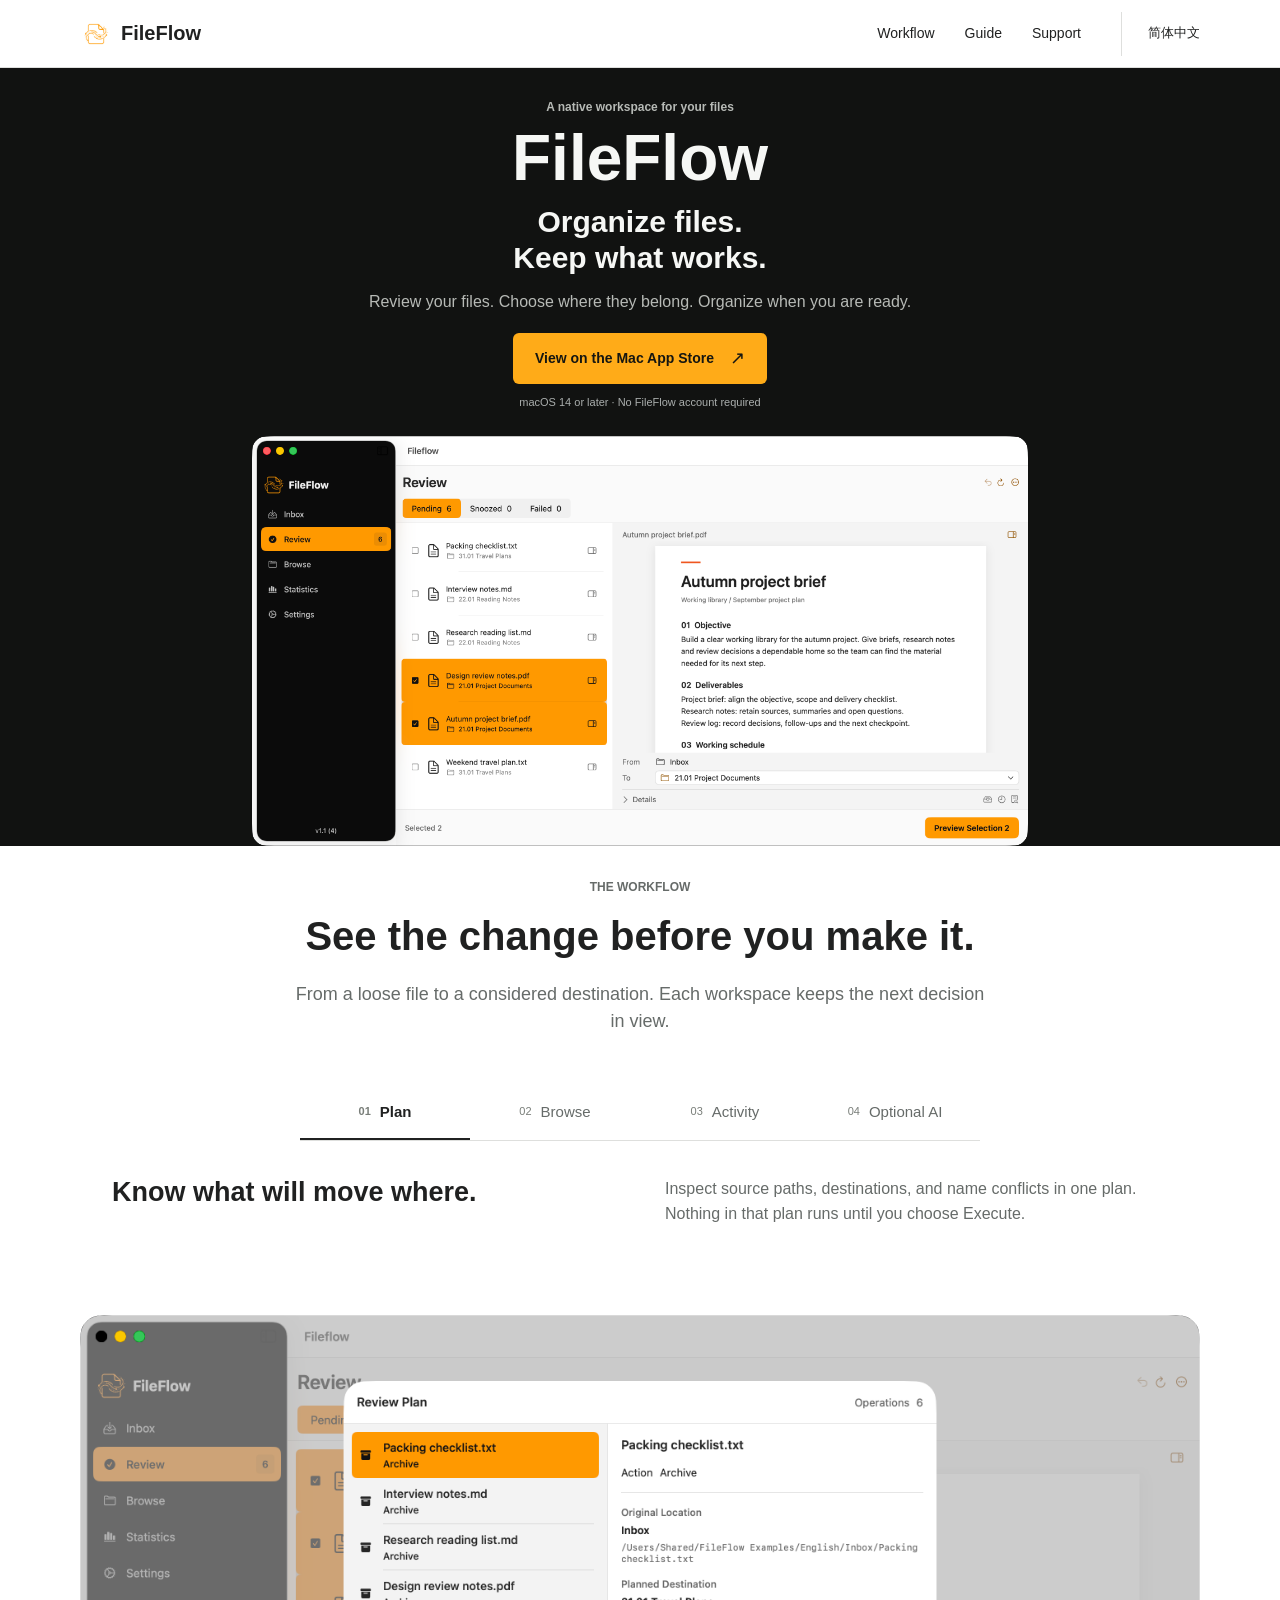
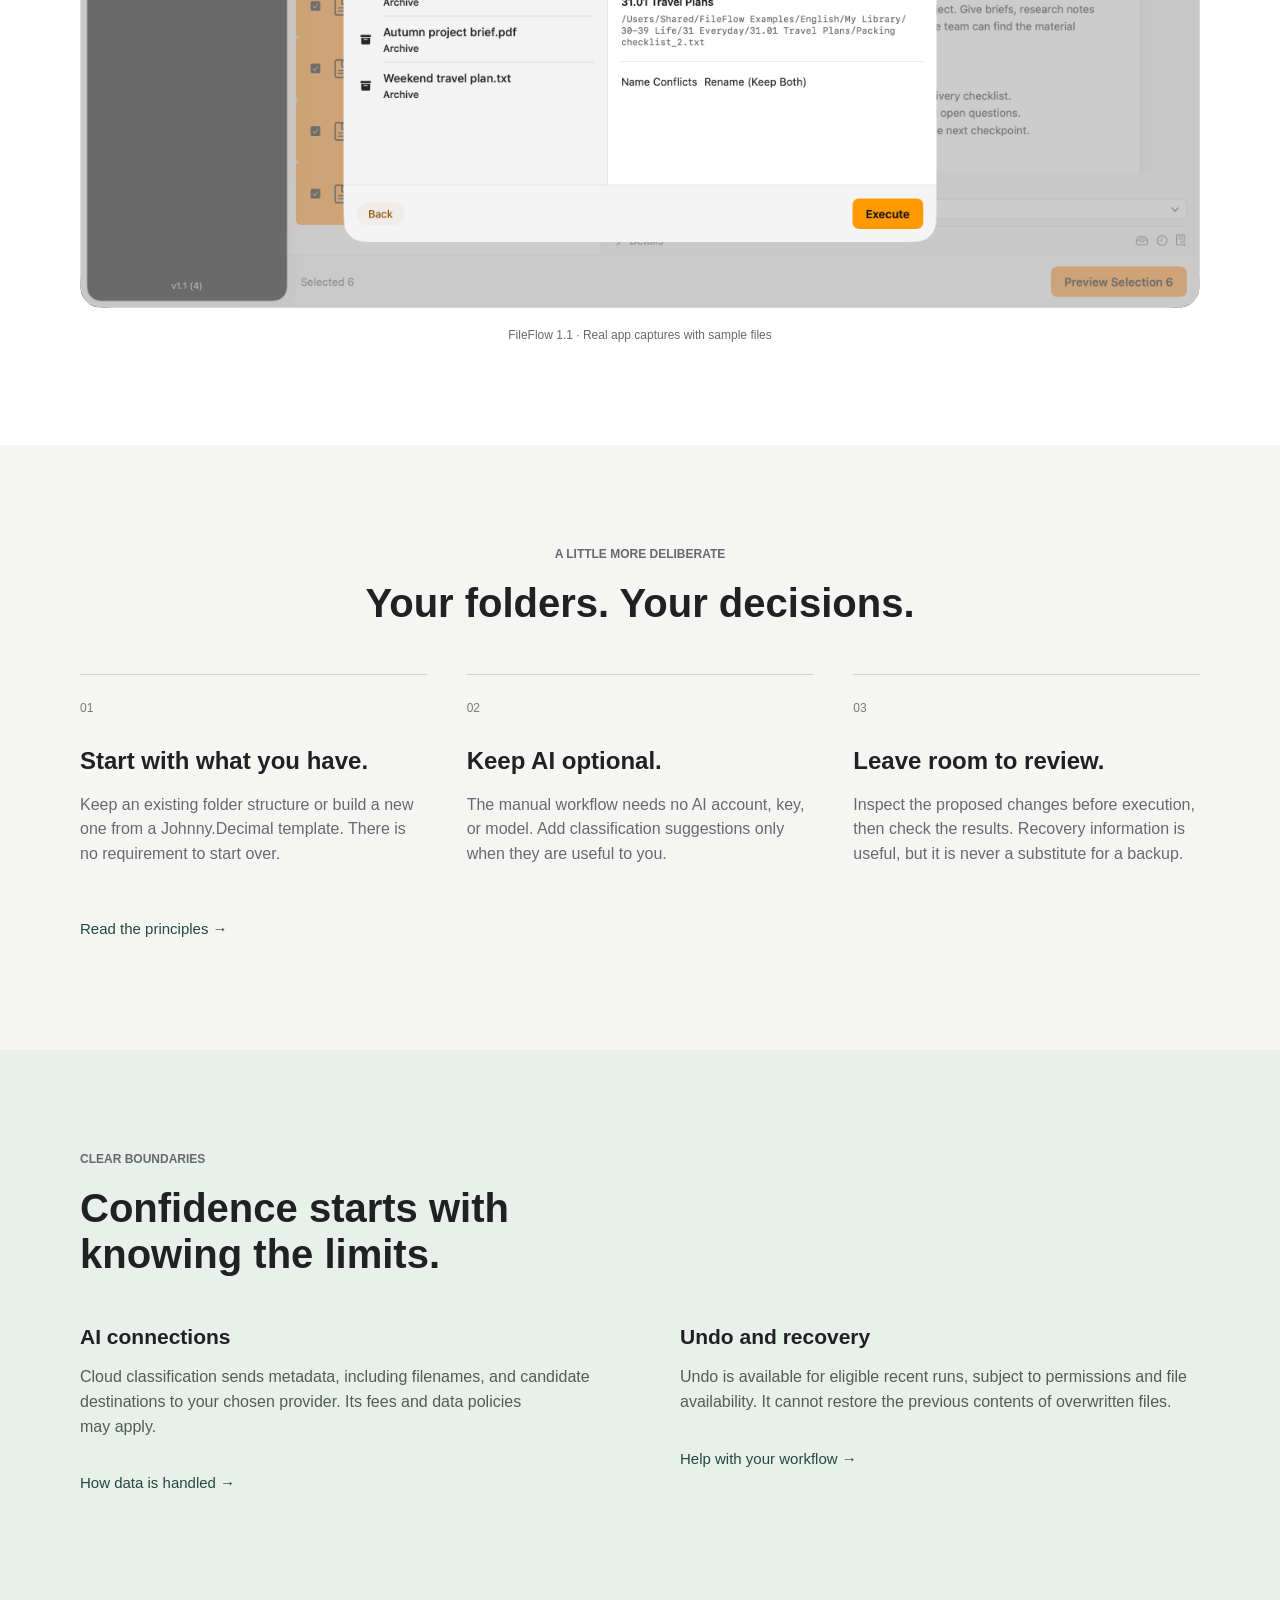
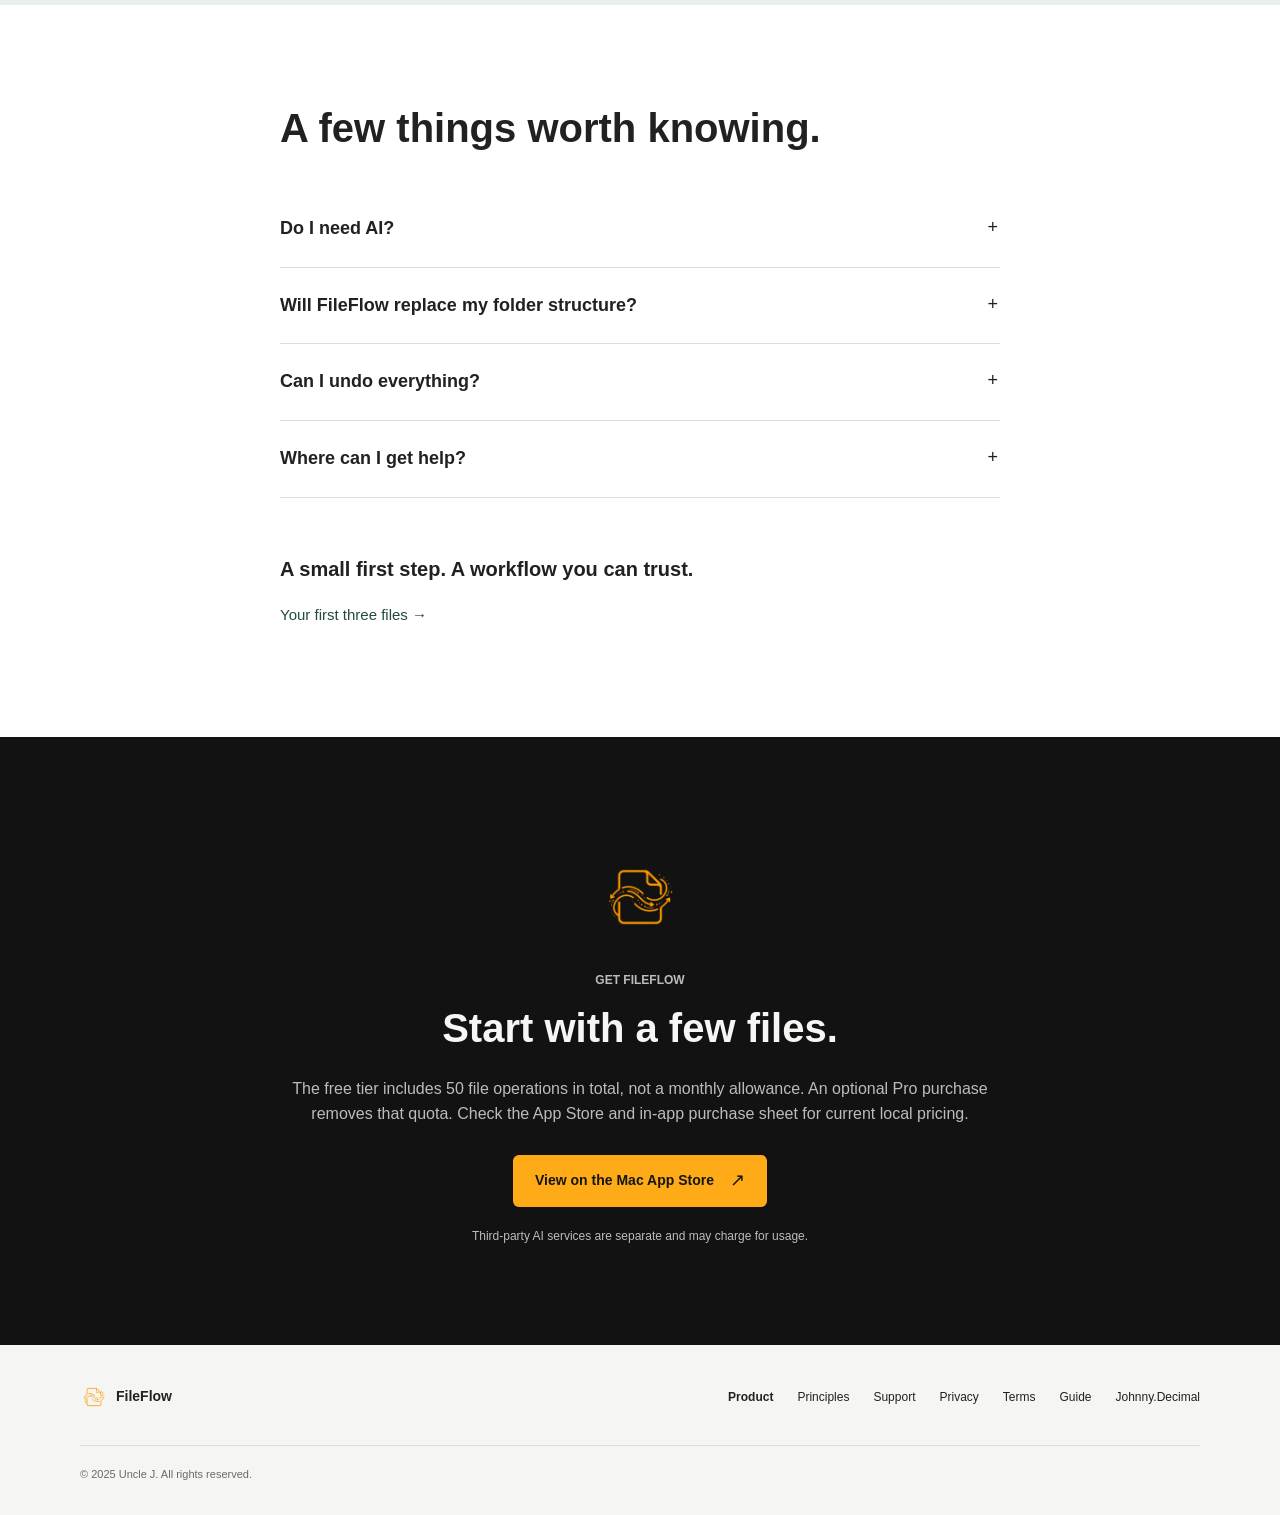
<file: index.html>
<!doctype html>
<!-- Generated by scripts/build.mjs. Edit content/site.mjs or the template, then rebuild. -->
<html lang="en">
<head>
  <meta charset="utf-8">
  <meta name="viewport" content="width=device-width, initial-scale=1">
  <meta name="color-scheme" content="light">
  <title>FileFlow | A considered way to organize files on Mac</title>
  <meta name="description" content="Review files, choose destinations, and preview a plan before organizing. A native Mac workspace with optional AI assistance.">
  <link rel="canonical" href="https://fileflow.theunclej.com/">
  <link rel="alternate" hreflang="en" href="https://fileflow.theunclej.com/">
  <link rel="alternate" hreflang="zh-Hans" href="https://fileflow.theunclej.com/zh/">
  <link rel="alternate" hreflang="x-default" href="https://fileflow.theunclej.com/">
  <meta property="og:type" content="website">
  <meta property="og:title" content="FileFlow | A considered way to organize files on Mac">
  <meta property="og:description" content="Review files, choose destinations, and preview a plan before organizing. A native Mac workspace with optional AI assistance.">
  <meta property="og:url" content="https://fileflow.theunclej.com/">
  <meta property="og:image" content="https://fileflow.theunclej.com/images/v1.1/01-review-workflow.png">
  <meta property="og:locale" content="en_US">
  <link rel="icon" type="image/png" href="images/v1.1/app-icon.png">
  <link rel="stylesheet" href="site.css">
  <script src="site.js" defer></script>
</head>
<body class="home">
  <a class="skip-link" href="#main">Skip to content</a>
  <header class="site-header"><div class="nav-inner">
    <a class="brand" href="/" aria-label="FileFlow home"><img src="images/v1.1/app-icon.png" width="32" height="32" alt="">FileFlow</a>
    <nav aria-label="Main navigation"><a href="/#workflow">Workflow</a><a href="guide.html">Guide</a><a href="support.html">Support</a></nav>
    <a class="language" href="/zh/" lang="zh-Hans" hreflang="zh-Hans">简体中文</a>
  </div></header>
  <main id="main">
    <section class="hero" aria-labelledby="product-name">
      <div class="hero-copy">
        <p class="eyebrow">A native workspace for your files</p>
        <h1 id="product-name">FileFlow</h1>
        <p class="hero-lead">Organize files. <br>Keep what works.</p>
        <p class="hero-intro">Review your files. Choose where they belong. <br>Organize when you are ready.</p>
        <a class="button" href="https://apps.apple.com/app/fileflow-file-organizer/id6756985211?mt=12">View on the Mac App Store<span aria-hidden="true">↗</span></a>
        <p class="requirement">macOS 14 or later · No FileFlow account required</p>
      </div>
      <div class="hero-media"><a class="screenshot-link" href="images/v1.1/01-review-workflow.png" data-zoom aria-label="Enlarge screenshot: FileFlow 1.1 Review workspace with sample files, document preview, and destination selection"><img src="images/v1.1/01-review-workflow.png" alt="FileFlow 1.1 Review workspace with sample files, document preview, and destination selection" width="2720" height="1440" fetchpriority="high"></a></div>
    </section>
    <section class="workflow section" id="workflow" aria-labelledby="workflow-title">
      <div class="section-intro"><p class="eyebrow">THE WORKFLOW</p><h2 id="workflow-title">See the change before you make it.</h2><p>From a loose file to a considered destination. Each workspace keeps the next decision in view.</p></div>
      <div class="workspace-gallery">
        <div class="gallery-tabs" aria-label="Workflow"><button type="button" id="tab-plan" data-tab="plan"><span class="tab-number">01</span>Plan</button><button type="button" id="tab-browse" data-tab="browse"><span class="tab-number">02</span>Browse</button><button type="button" id="tab-activity" data-tab="activity"><span class="tab-number">03</span>Activity</button><button type="button" id="tab-ai" data-tab="ai"><span class="tab-number">04</span>Optional AI</button></div>
        <section class="gallery-panel" id="panel-plan" data-panel="plan"><div class="panel-copy"><h3>Know what will move where.</h3><div><p>Inspect source paths, destinations, and name conflicts in one plan. Nothing in that plan runs until you choose Execute.</p></div></div><a class="screenshot-link" href="images/v1.1/02-plan-commit.png" data-zoom aria-label="Enlarge screenshot: FileFlow Review Plan showing source and destination paths and a Keep Both conflict policy"><img src="images/v1.1/02-plan-commit.png" alt="FileFlow Review Plan showing source and destination paths and a Keep Both conflict policy" width="2720" height="1440" loading="lazy"></a></section><section class="gallery-panel" id="panel-browse" data-panel="browse"><div class="panel-copy"><h3>Keep the structure that makes sense to you.</h3><div><p>Start with a Johnny.Decimal template or use your existing folders. Browse your library without giving up its context.</p><a class="text-link method-link" href="johnny-decimal.html">Understand Johnny.Decimal<span aria-hidden="true"> →</span></a></div></div><a class="screenshot-link" href="images/v1.1/03-browse-structure.png" data-zoom aria-label="Enlarge screenshot: FileFlow Browse workspace with an expanded folder tree and project documents"><img src="images/v1.1/03-browse-structure.png" alt="FileFlow Browse workspace with an expanded folder tree and project documents" width="2720" height="1440" loading="lazy"></a></section><section class="gallery-panel" id="panel-activity" data-panel="activity"><div class="panel-copy"><h3>A clearer picture of your progress.</h3><div><p>See recorded organizing activity and the distribution of indexed files. Check what happened, then return to your work.</p></div></div><a class="screenshot-link" href="images/v1.1/04-statistics.png" data-zoom aria-label="Enlarge screenshot: FileFlow Statistics showing recorded file activity and indexed file distribution"><img src="images/v1.1/04-statistics.png" alt="FileFlow Statistics showing recorded file activity and indexed file distribution" width="2720" height="1440" loading="lazy"></a></section><section class="gallery-panel" id="panel-ai" data-panel="ai"><div class="panel-copy"><h3>Suggestions, on your terms.</h3><div><p>Connect your own API provider or a separately running Ollama service. Review its suggestions. The destination is still your decision.</p></div></div><a class="screenshot-link" href="images/v1.1/05-ai-optional.png" data-zoom aria-label="Enlarge screenshot: FileFlow AI settings with optional API and local LLM connection modes"><img src="images/v1.1/05-ai-optional.png" alt="FileFlow AI settings with optional API and local LLM connection modes" width="2720" height="1440" loading="lazy"></a></section>
        <p class="caption">FileFlow 1.1 · Real app captures with sample files</p>
      </div>
    </section>
    <section class="principles section" aria-labelledby="principles-title"><div class="content-width">
      <div class="section-intro"><p class="eyebrow">A LITTLE MORE DELIBERATE</p><h2 id="principles-title">Your folders. Your decisions.</h2></div>
      <div class="principle-grid"><div class="principle"><span class="number">01</span><h3>Start with what you have.</h3><p>Keep an existing folder structure or build a new one from a Johnny.Decimal template. There is no requirement to start over.</p></div><div class="principle"><span class="number">02</span><h3>Keep AI optional.</h3><p>The manual workflow needs no AI account, key, or model. Add classification suggestions only when they are useful to you.</p></div><div class="principle"><span class="number">03</span><h3>Leave room to review.</h3><p>Inspect the proposed changes before execution, then check the results. Recovery information is useful, but it is never a substitute for a backup.</p></div></div>
      <a class="text-link" href="philosophy.html">Read the principles<span aria-hidden="true"> →</span></a>
    </div></section>
    <section class="boundaries section" aria-labelledby="limits-title"><div class="content-width">
      <div class="section-intro"><p class="eyebrow">CLEAR BOUNDARIES</p><h2 id="limits-title">Confidence starts with knowing the limits.</h2></div>
      <div class="boundary-grid"><div><h3>AI connections</h3><p>Cloud classification sends metadata, including filenames, and candidate destinations to your chosen provider. Its fees and data policies may apply.</p><a class="text-link" href="privacy.html">How data is handled<span aria-hidden="true"> →</span></a></div><div><h3>Undo and recovery</h3><p>Undo is available for eligible recent runs, subject to permissions and file availability. It cannot restore the previous contents of overwritten files.</p><a class="text-link" href="support.html">Help with your workflow<span aria-hidden="true"> →</span></a></div></div>
    </div></section>
    <section class="section faq"><div class="reading-width"><h2>A few things worth knowing.</h2><details><summary>Do I need AI?</summary><p>No. Choose destinations manually and review the plan without configuring an AI provider. Cloud AI requires a network connection; local Ollama requires a running service and model.</p></details><details><summary>Will FileFlow replace my folder structure?</summary><p>You can use an existing folder structure or initialize a Johnny.Decimal template. You choose the archive root and source folders during setup.</p></details><details><summary>Can I undo everything?</summary><p>No. Recovery depends on the operation, file availability, permissions, and retained recovery data. Some recoveries may retain archive copies or need manual action. Overwritten old contents are not recoverable through Undo. Keep independent backups.</p></details><details><summary>Where can I get help?</summary><p>Visit Support for the manual workflow, connection checks, and recovery guidance. You can also contact fileflow@theunclej.com.</p></details><div class="guide-invitation"><p>A small first step. A workflow you can trust.</p><a class="text-link" href="guide.html">Your first three files<span aria-hidden="true"> →</span></a></div></div></section>
    <section class="download-section section"><div class="reading-width"><img class="download-icon" src="images/v1.1/app-icon.png" width="80" height="80" alt=""><p class="eyebrow">GET FILEFLOW</p><h2>Start with a few files.</h2><p>The free tier includes 50 file operations in total, not a monthly allowance. An optional Pro purchase removes that quota. Check the App Store and in-app purchase sheet for current local pricing.</p><a class="button" href="https://apps.apple.com/app/fileflow-file-organizer/id6756985211?mt=12">View on the Mac App Store<span aria-hidden="true">↗</span></a><p class="small">Third-party AI services are separate and may charge for usage.</p></div></section>
  </main>
  <footer class="site-footer"><div class="footer-inner">
    <div class="footer-brand"><img src="images/v1.1/app-icon.png" width="28" height="28" alt=""><span>FileFlow</span></div>
    <nav aria-label="Footer navigation"><a href="/" aria-current="page">Product</a><a href="philosophy.html">Principles</a><a href="support.html">Support</a><a href="privacy.html">Privacy</a><a href="terms.html">Terms</a><a href="guide.html">Guide</a><a href="johnny-decimal.html">Johnny.Decimal</a></nav>
    <p>© 2025 Uncle J. All rights reserved.</p>
  </div></footer>
  <dialog class="image-dialog" aria-label="Enlarge screenshot"><button class="dialog-close" type="button" aria-label="Close screenshot" title="Close screenshot"><span aria-hidden="true">×</span></button><img width="2720" height="1440" alt=""></dialog>
</body>
</html>
</file>
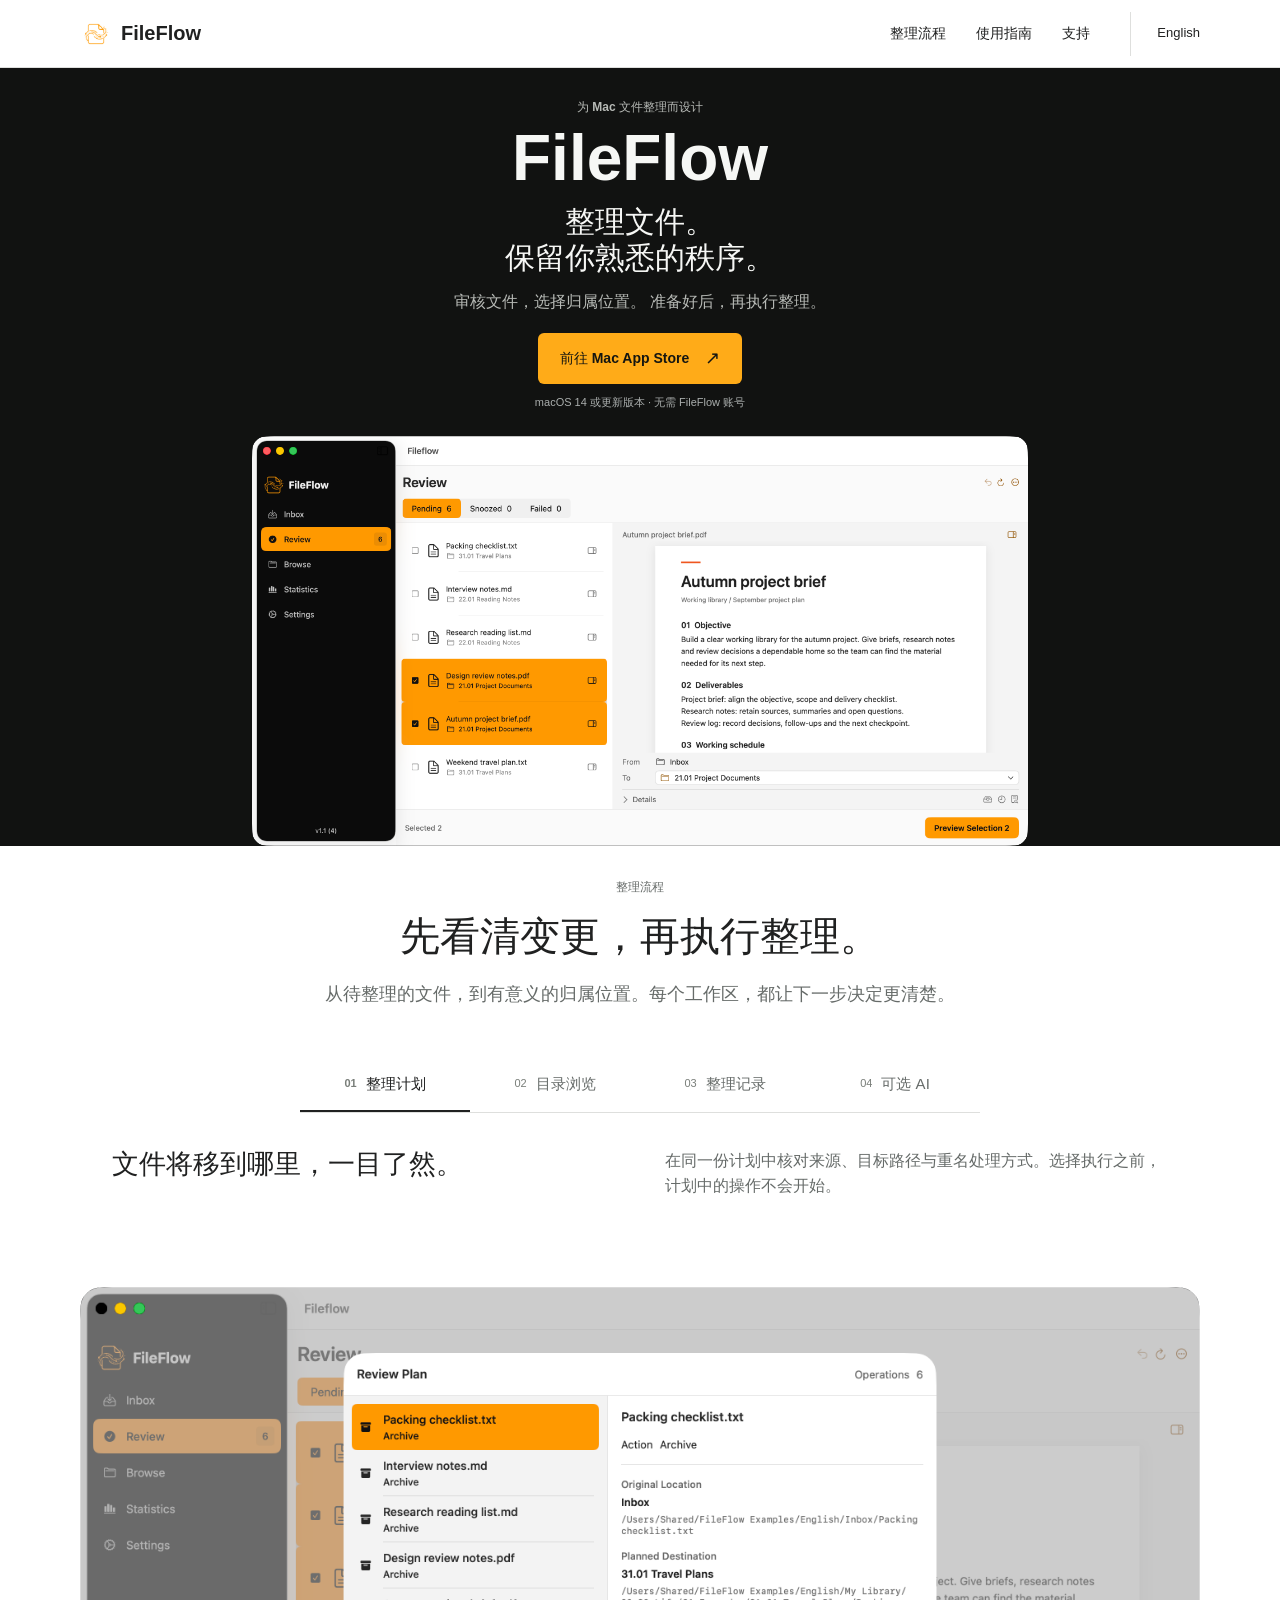
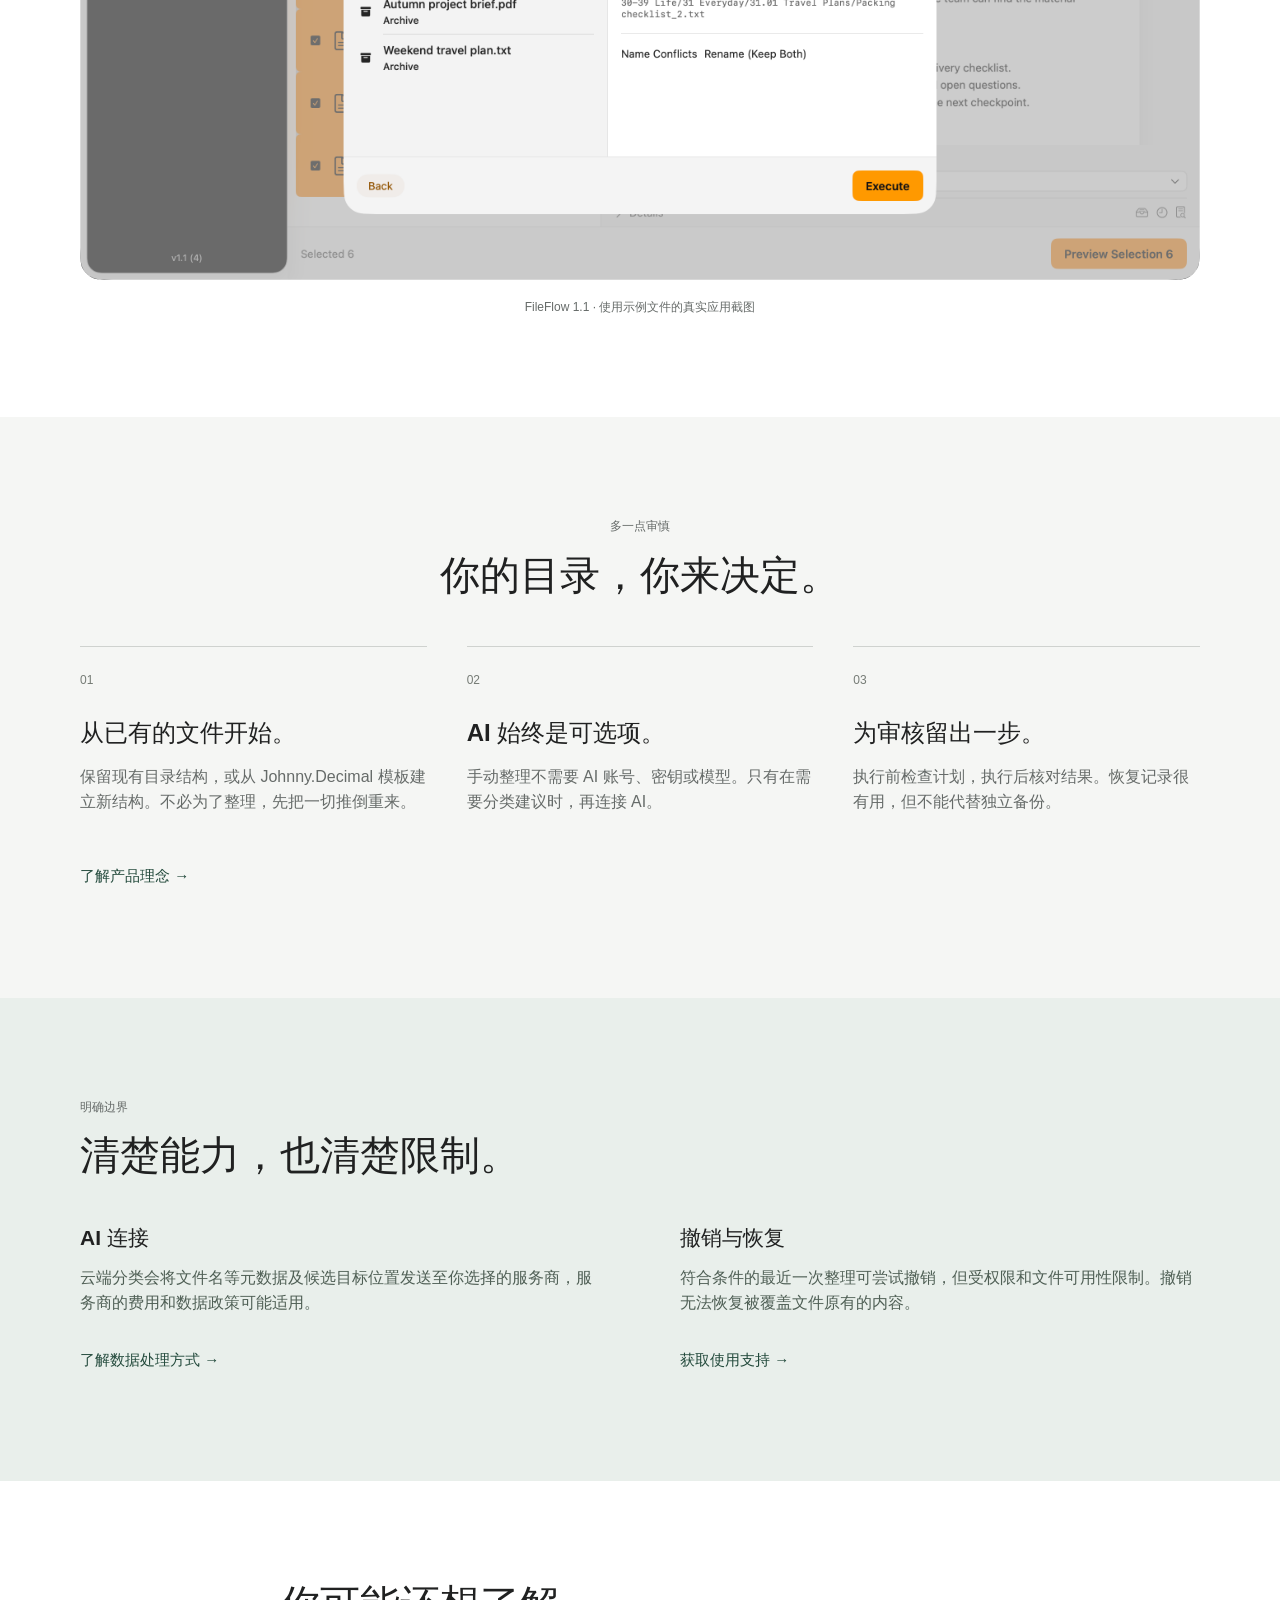
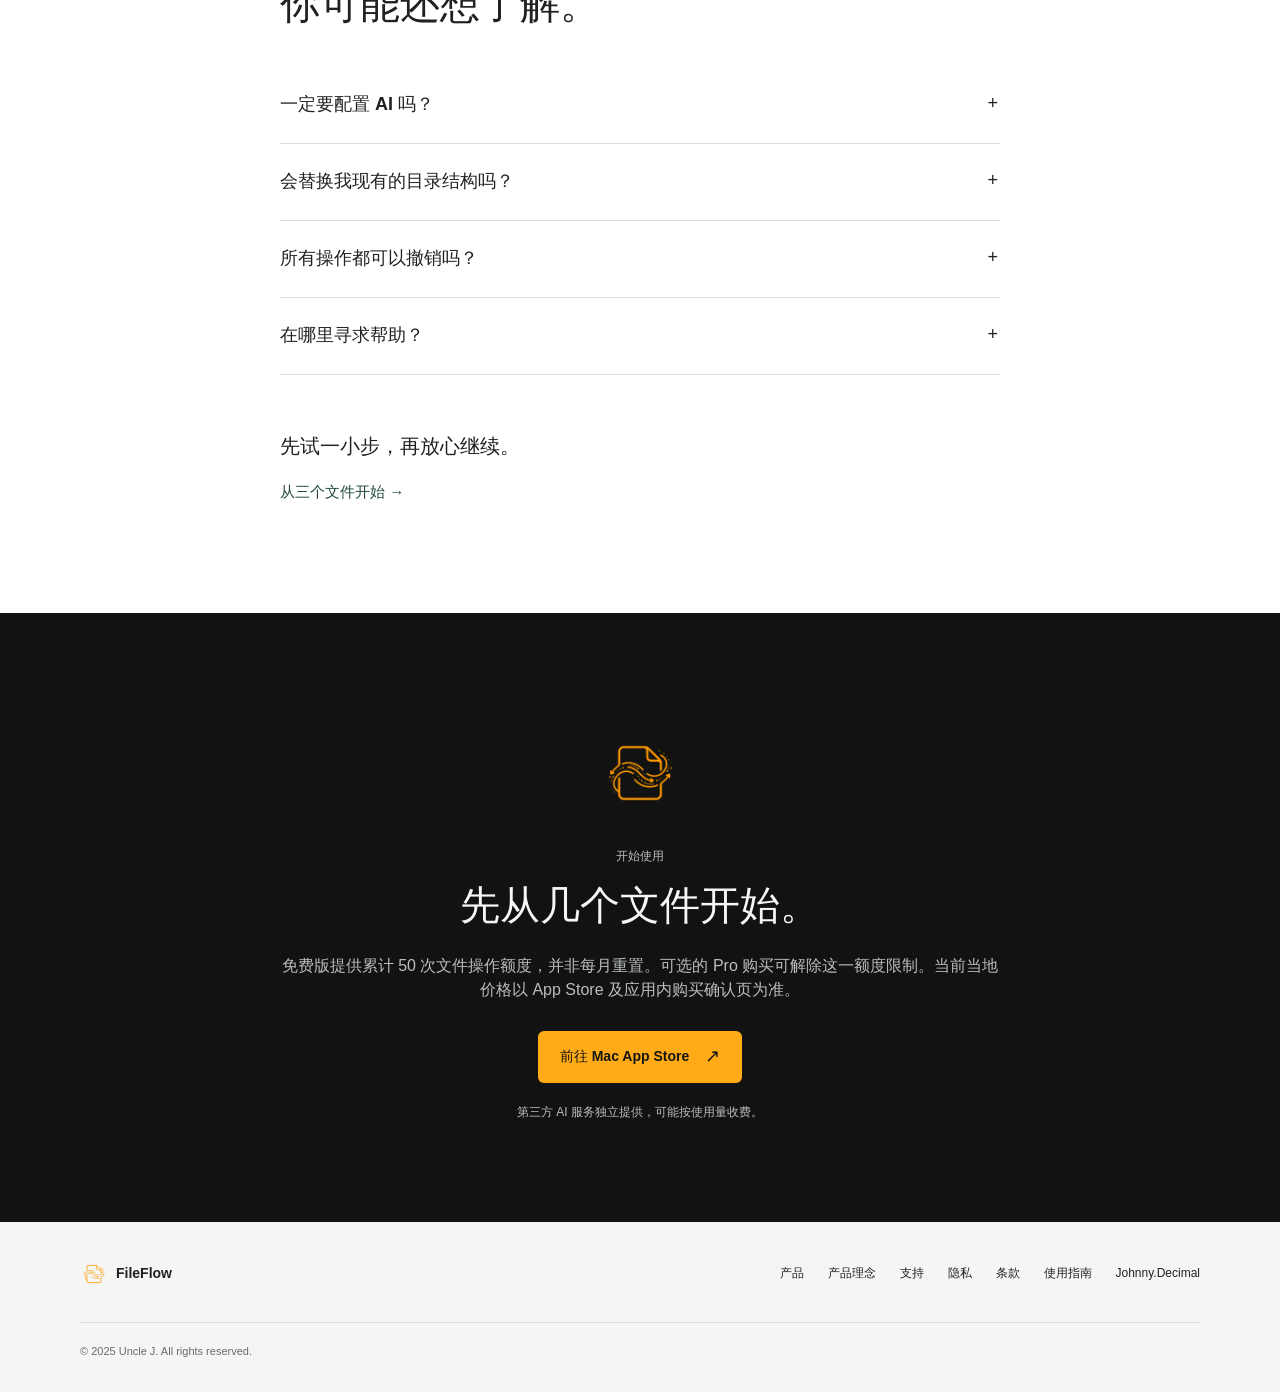
<file: zh/index.html>
<!doctype html>
<!-- Generated by scripts/build.mjs. Edit content/site.mjs or the template, then rebuild. -->
<html lang="zh-Hans">
<head>
  <meta charset="utf-8">
  <meta name="viewport" content="width=device-width, initial-scale=1">
  <meta name="color-scheme" content="light">
  <title>FileFlow | Mac 文件整理，先审核再执行</title>
  <meta name="description" content="先审核文件，选择目标位置，再预览整理计划。原生 Mac 工作区，支持已有目录结构与可选 AI 分类建议。">
  <link rel="canonical" href="https://fileflow.theunclej.com/zh/">
  <link rel="alternate" hreflang="en" href="https://fileflow.theunclej.com/">
  <link rel="alternate" hreflang="zh-Hans" href="https://fileflow.theunclej.com/zh/">
  <link rel="alternate" hreflang="x-default" href="https://fileflow.theunclej.com/">
  <meta property="og:type" content="website">
  <meta property="og:title" content="FileFlow | Mac 文件整理，先审核再执行">
  <meta property="og:description" content="先审核文件，选择目标位置，再预览整理计划。原生 Mac 工作区，支持已有目录结构与可选 AI 分类建议。">
  <meta property="og:url" content="https://fileflow.theunclej.com/zh/">
  <meta property="og:image" content="https://fileflow.theunclej.com/images/v1.1/01-review-workflow.png">
  <meta property="og:locale" content="zh_CN">
  <link rel="icon" type="image/png" href="../images/v1.1/app-icon.png">
  <link rel="stylesheet" href="../site.css">
  <script src="../site.js" defer></script>
</head>
<body class="home">
  <a class="skip-link" href="#main">跳至正文</a>
  <header class="site-header"><div class="nav-inner">
    <a class="brand" href="/zh/" aria-label="FileFlow 首页"><img src="../images/v1.1/app-icon.png" width="32" height="32" alt="">FileFlow</a>
    <nav aria-label="主导航"><a href="/zh/#workflow">整理流程</a><a href="guide.html">使用指南</a><a href="support.html">支持</a></nav>
    <a class="language" href="/" lang="en" hreflang="en">English</a>
  </div></header>
  <main id="main">
    <section class="hero" aria-labelledby="product-name">
      <div class="hero-copy">
        <p class="eyebrow">为 Mac 文件整理而设计</p>
        <h1 id="product-name">FileFlow</h1>
        <p class="hero-lead">整理文件。 <br>保留你熟悉的秩序。</p>
        <p class="hero-intro">审核文件，选择归属位置。 <br>准备好后，再执行整理。</p>
        <a class="button" href="https://apps.apple.com/app/fileflow-file-organizer/id6756985211?mt=12">前往 Mac App Store<span aria-hidden="true">↗</span></a>
        <p class="requirement">macOS 14 或更新版本 · 无需 FileFlow 账号</p>
      </div>
      <div class="hero-media"><a class="screenshot-link" href="../images/v1.1/01-review-workflow.png" data-zoom aria-label="放大截图: FileFlow 1.1 审核工作区：示例文件、文档预览和目标位置选择，界面为英文"><img src="../images/v1.1/01-review-workflow.png" alt="FileFlow 1.1 审核工作区：示例文件、文档预览和目标位置选择，界面为英文" width="2720" height="1440" fetchpriority="high"></a></div>
    </section>
    <section class="workflow section" id="workflow" aria-labelledby="workflow-title">
      <div class="section-intro"><p class="eyebrow">整理流程</p><h2 id="workflow-title">先看清变更，再执行整理。</h2><p>从待整理的文件，到有意义的归属位置。每个工作区，都让下一步决定更清楚。</p></div>
      <div class="workspace-gallery">
        <div class="gallery-tabs" aria-label="整理流程"><button type="button" id="tab-plan" data-tab="plan"><span class="tab-number">01</span>整理计划</button><button type="button" id="tab-browse" data-tab="browse"><span class="tab-number">02</span>目录浏览</button><button type="button" id="tab-activity" data-tab="activity"><span class="tab-number">03</span>整理记录</button><button type="button" id="tab-ai" data-tab="ai"><span class="tab-number">04</span>可选 AI</button></div>
        <section class="gallery-panel" id="panel-plan" data-panel="plan"><div class="panel-copy"><h3>文件将移到哪里，一目了然。</h3><div><p>在同一份计划中核对来源、目标路径与重名处理方式。选择执行之前，计划中的操作不会开始。</p></div></div><a class="screenshot-link" href="../images/v1.1/02-plan-commit.png" data-zoom aria-label="放大截图: FileFlow 整理计划：展示来源路径、目标路径以及保留两个文件的重名策略，界面为英文"><img src="../images/v1.1/02-plan-commit.png" alt="FileFlow 整理计划：展示来源路径、目标路径以及保留两个文件的重名策略，界面为英文" width="2720" height="1440" loading="lazy"></a></section><section class="gallery-panel" id="panel-browse" data-panel="browse"><div class="panel-copy"><h3>沿用你熟悉的目录结构。</h3><div><p>从 Johnny.Decimal 模板开始，或使用已有的文件夹。在清晰的层级中浏览文件，保留工作的上下文。</p><a class="text-link method-link" href="johnny-decimal.html">了解 Johnny.Decimal<span aria-hidden="true"> →</span></a></div></div><a class="screenshot-link" href="../images/v1.1/03-browse-structure.png" data-zoom aria-label="放大截图: FileFlow 目录浏览：展开的文件夹树与项目文档，界面为英文"><img src="../images/v1.1/03-browse-structure.png" alt="FileFlow 目录浏览：展开的文件夹树与项目文档，界面为英文" width="2720" height="1440" loading="lazy"></a></section><section class="gallery-panel" id="panel-activity" data-panel="activity"><div class="panel-copy"><h3>整理进展，有迹可循。</h3><div><p>查看已记录的整理活动和已索引文件的分布。核对发生了什么，再继续手头的工作。</p></div></div><a class="screenshot-link" href="../images/v1.1/04-statistics.png" data-zoom aria-label="放大截图: FileFlow 统计：已记录的整理活动和已索引文件分布，界面为英文"><img src="../images/v1.1/04-statistics.png" alt="FileFlow 统计：已记录的整理活动和已索引文件分布，界面为英文" width="2720" height="1440" loading="lazy"></a></section><section class="gallery-panel" id="panel-ai" data-panel="ai"><div class="panel-copy"><h3>AI 提建议，你做决定。</h3><div><p>连接自己的 API 服务商，或另行运行的 Ollama 服务。审核分类建议，文件的最终归属仍由你决定。</p></div></div><a class="screenshot-link" href="../images/v1.1/05-ai-optional.png" data-zoom aria-label="放大截图: FileFlow AI 设置：API 与本地模型连接选项，界面为英文"><img src="../images/v1.1/05-ai-optional.png" alt="FileFlow AI 设置：API 与本地模型连接选项，界面为英文" width="2720" height="1440" loading="lazy"></a></section>
        <p class="caption">FileFlow 1.1 · 使用示例文件的真实应用截图</p>
      </div>
    </section>
    <section class="principles section" aria-labelledby="principles-title"><div class="content-width">
      <div class="section-intro"><p class="eyebrow">多一点审慎</p><h2 id="principles-title">你的目录，你来决定。</h2></div>
      <div class="principle-grid"><div class="principle"><span class="number">01</span><h3>从已有的文件开始。</h3><p>保留现有目录结构，或从 Johnny.Decimal 模板建立新结构。不必为了整理，先把一切推倒重来。</p></div><div class="principle"><span class="number">02</span><h3>AI 始终是可选项。</h3><p>手动整理不需要 AI 账号、密钥或模型。只有在需要分类建议时，再连接 AI。</p></div><div class="principle"><span class="number">03</span><h3>为审核留出一步。</h3><p>执行前检查计划，执行后核对结果。恢复记录很有用，但不能代替独立备份。</p></div></div>
      <a class="text-link" href="philosophy.html">了解产品理念<span aria-hidden="true"> →</span></a>
    </div></section>
    <section class="boundaries section" aria-labelledby="limits-title"><div class="content-width">
      <div class="section-intro"><p class="eyebrow">明确边界</p><h2 id="limits-title">清楚能力，也清楚限制。</h2></div>
      <div class="boundary-grid"><div><h3>AI 连接</h3><p>云端分类会将文件名等元数据及候选目标位置发送至你选择的服务商，服务商的费用和数据政策可能适用。</p><a class="text-link" href="privacy.html">了解数据处理方式<span aria-hidden="true"> →</span></a></div><div><h3>撤销与恢复</h3><p>符合条件的最近一次整理可尝试撤销，但受权限和文件可用性限制。撤销无法恢复被覆盖文件原有的内容。</p><a class="text-link" href="support.html">获取使用支持<span aria-hidden="true"> →</span></a></div></div>
    </div></section>
    <section class="section faq"><div class="reading-width"><h2>你可能还想了解。</h2><details><summary>一定要配置 AI 吗？</summary><p>不用。可以直接手动选择目标位置并审核计划，无需配置 AI。云端 AI 需要网络；Ollama 需要另行运行的服务和模型。</p></details><details><summary>会替换我现有的目录结构吗？</summary><p>你可以沿用已有目录，也可以初始化 Johnny.Decimal 模板。在首次设置中，由你选择归档目录和来源文件夹。</p></details><details><summary>所有操作都可以撤销吗？</summary><p>不是。恢复取决于操作类型、文件可用性、权限和保留的恢复数据。部分恢复可能保留归档副本，或需要手动处理。撤销不能恢复被覆盖的旧内容，请保留独立备份。</p></details><details><summary>在哪里寻求帮助？</summary><p>支持页提供手动整理流程、连接检查和恢复提示。你也可以发邮件至 fileflow@theunclej.com。</p></details><div class="guide-invitation"><p>先试一小步，再放心继续。</p><a class="text-link" href="guide.html">从三个文件开始<span aria-hidden="true"> →</span></a></div></div></section>
    <section class="download-section section"><div class="reading-width"><img class="download-icon" src="../images/v1.1/app-icon.png" width="80" height="80" alt=""><p class="eyebrow">开始使用</p><h2>先从几个文件开始。</h2><p>免费版提供累计 50 次文件操作额度，并非每月重置。可选的 Pro 购买可解除这一额度限制。当前当地价格以 App Store 及应用内购买确认页为准。</p><a class="button" href="https://apps.apple.com/app/fileflow-file-organizer/id6756985211?mt=12">前往 Mac App Store<span aria-hidden="true">↗</span></a><p class="small">第三方 AI 服务独立提供，可能按使用量收费。</p></div></section>
  </main>
  <footer class="site-footer"><div class="footer-inner">
    <div class="footer-brand"><img src="../images/v1.1/app-icon.png" width="28" height="28" alt=""><span>FileFlow</span></div>
    <nav aria-label="页脚导航"><a href="/zh/" aria-current="page">产品</a><a href="philosophy.html">产品理念</a><a href="support.html">支持</a><a href="privacy.html">隐私</a><a href="terms.html">条款</a><a href="guide.html">使用指南</a><a href="johnny-decimal.html">Johnny.Decimal</a></nav>
    <p>© 2025 Uncle J. All rights reserved.</p>
  </div></footer>
  <dialog class="image-dialog" aria-label="放大截图"><button class="dialog-close" type="button" aria-label="关闭截图" title="关闭截图"><span aria-hidden="true">×</span></button><img width="2720" height="1440" alt=""></dialog>
</body>
</html>
</file>
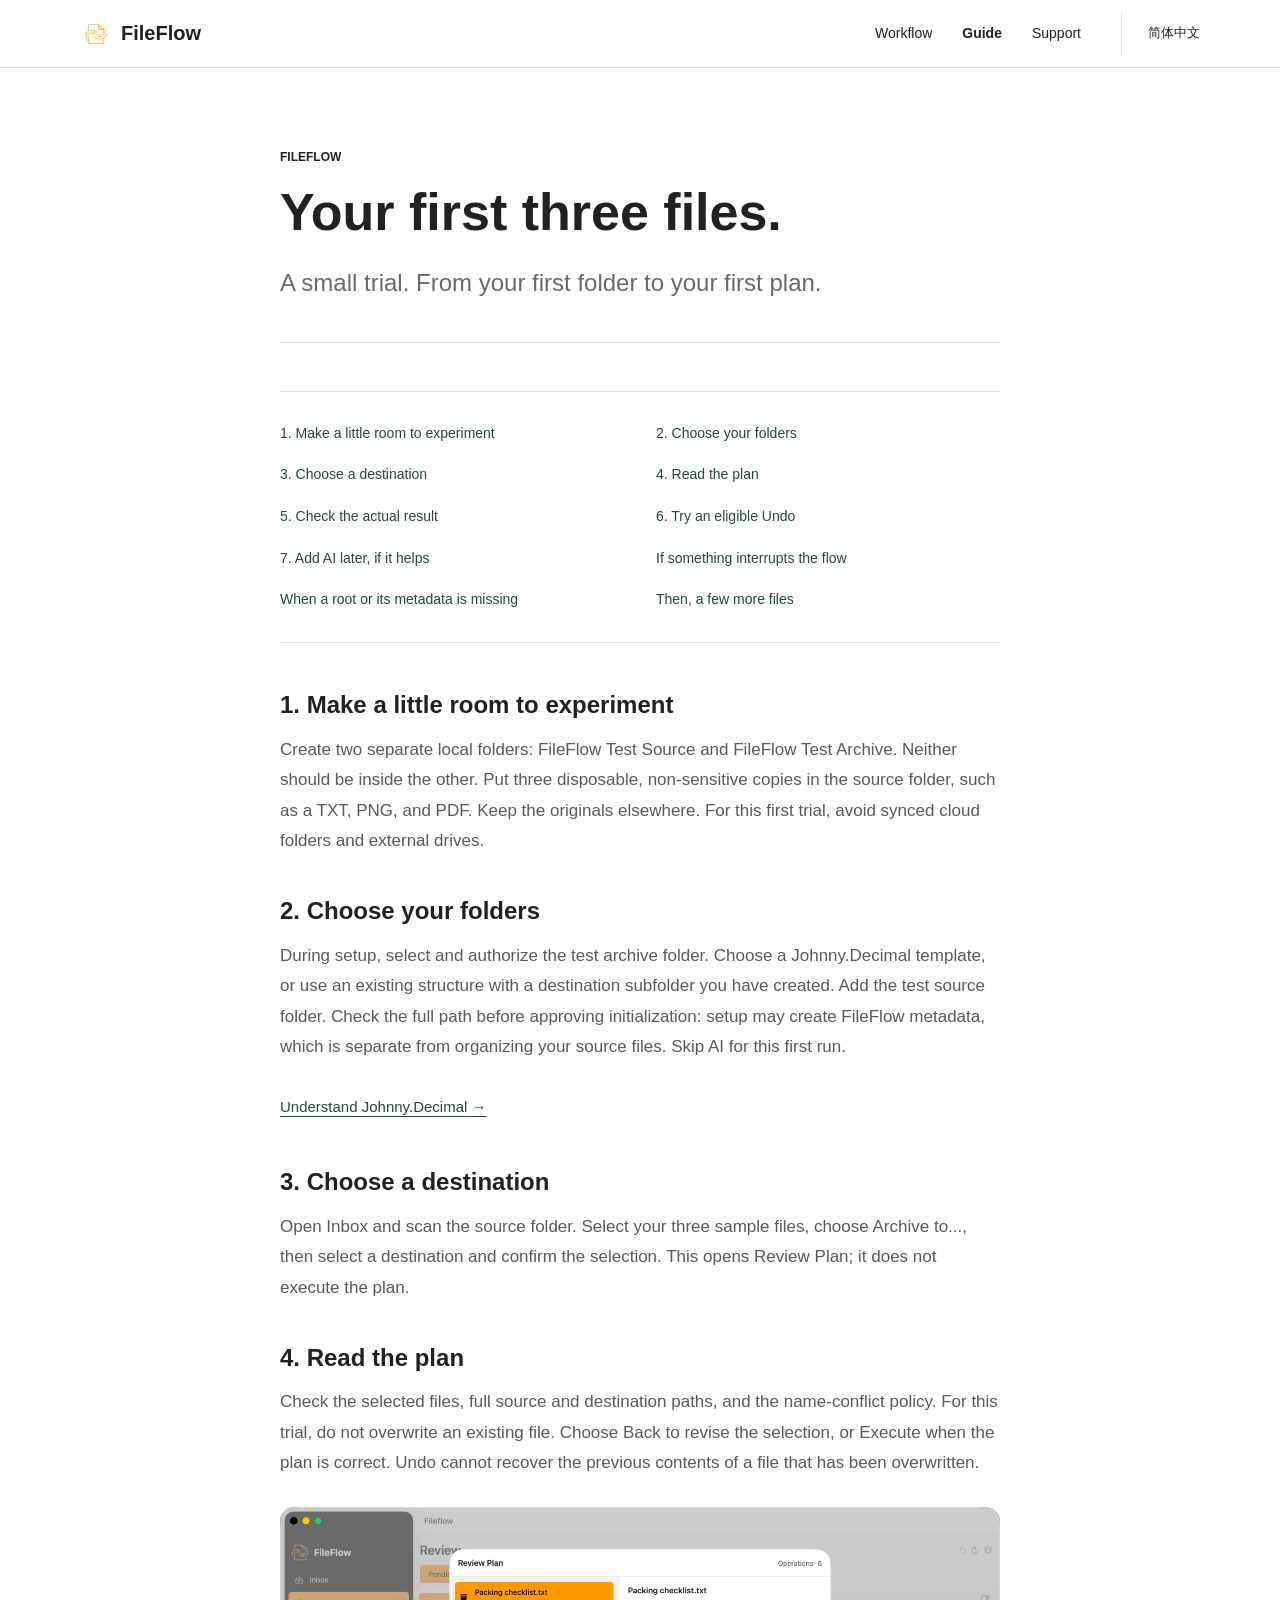
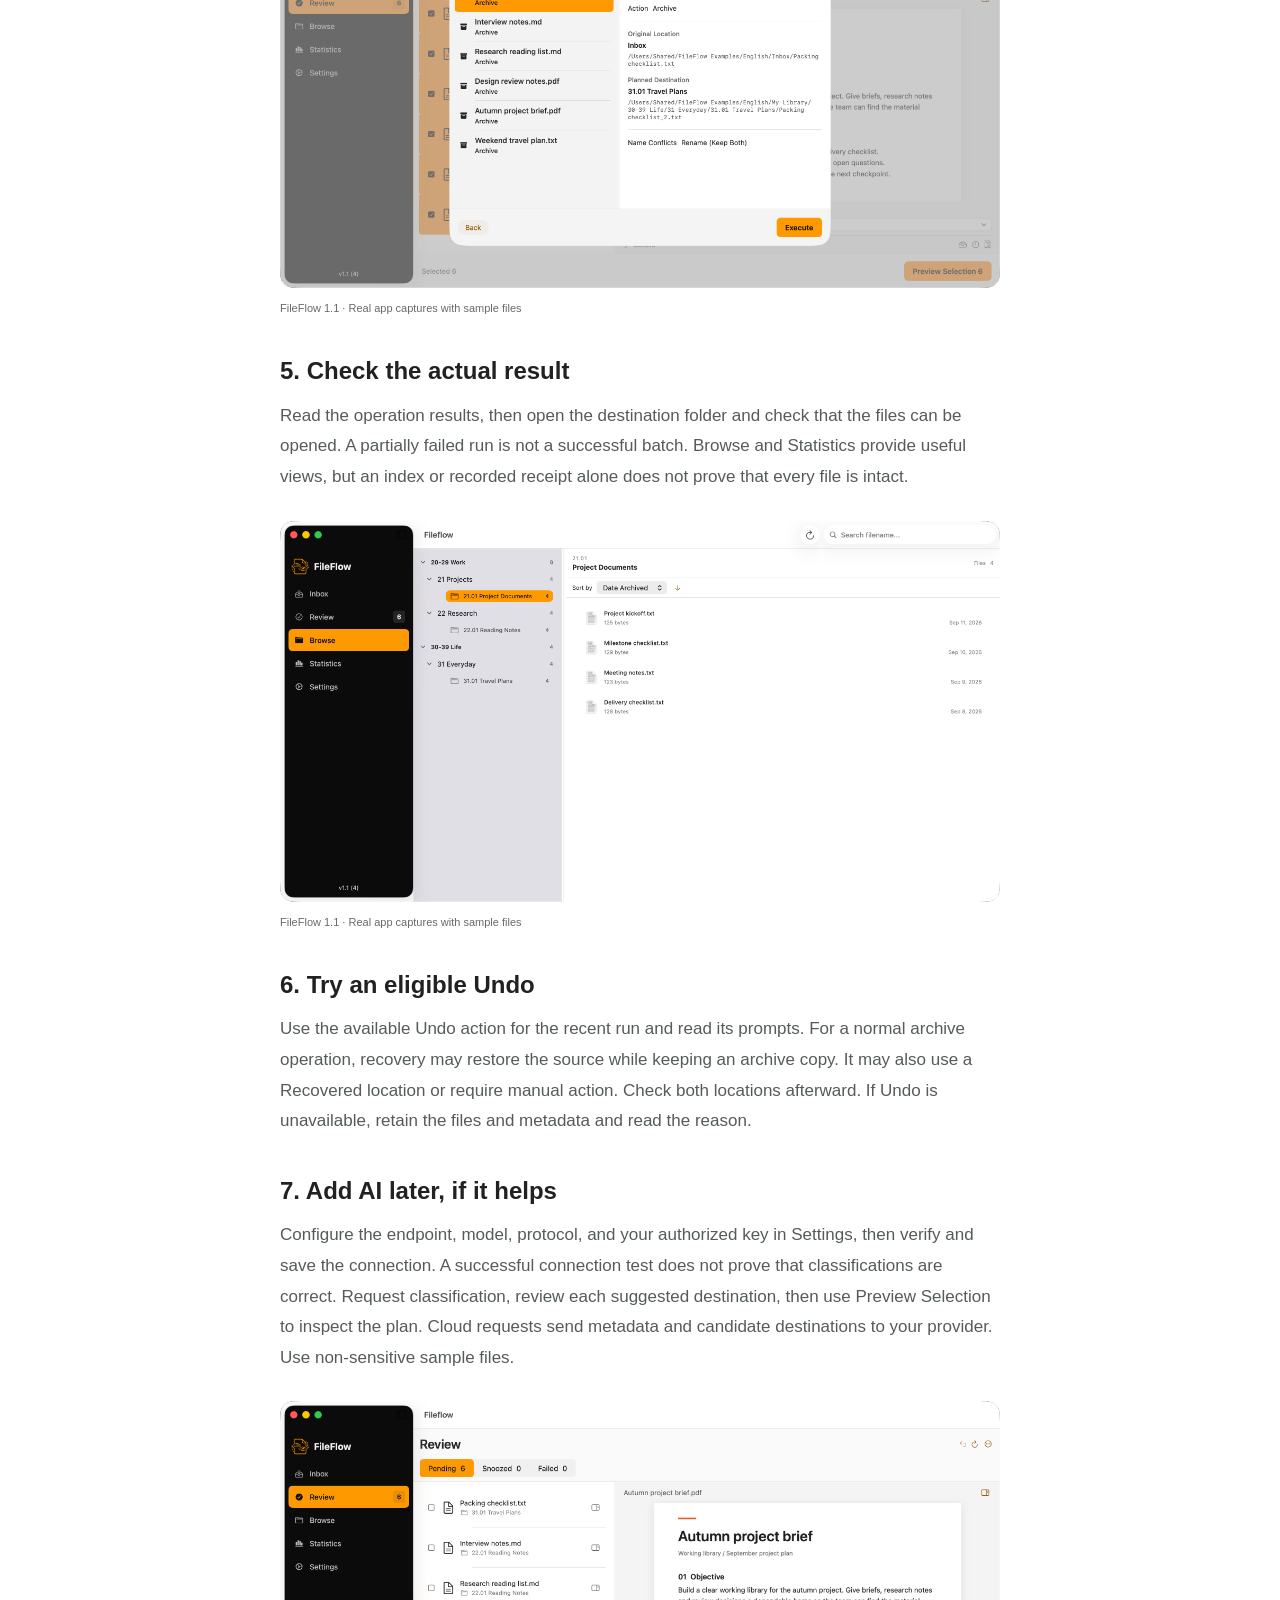
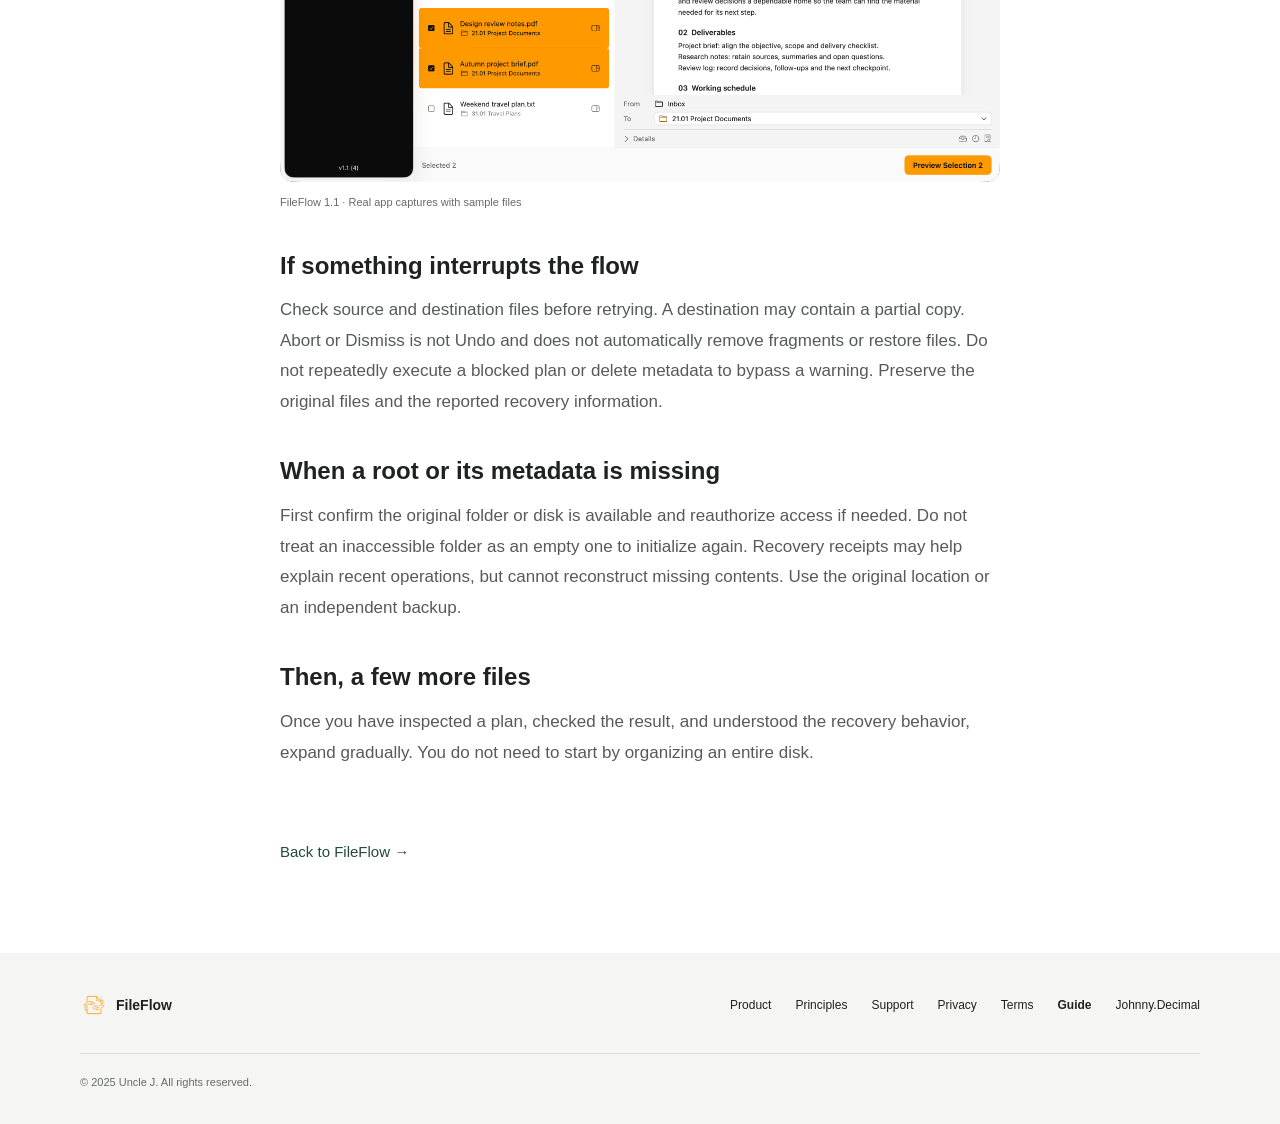
<file: guide.html>
<!doctype html>
<!-- Generated by scripts/build.mjs. Edit content/site.mjs or the template, then rebuild. -->
<html lang="en">
<head>
  <meta charset="utf-8">
  <meta name="viewport" content="width=device-width, initial-scale=1">
  <meta name="color-scheme" content="light">
  <title>Your first three files. | FileFlow</title>
  <meta name="description" content="A small trial. From your first folder to your first plan.">
  <link rel="canonical" href="https://fileflow.theunclej.com/guide.html">
  <link rel="alternate" hreflang="en" href="https://fileflow.theunclej.com/guide.html">
  <link rel="alternate" hreflang="zh-Hans" href="https://fileflow.theunclej.com/zh/guide.html">
  <link rel="alternate" hreflang="x-default" href="https://fileflow.theunclej.com/guide.html">
  <meta property="og:type" content="website">
  <meta property="og:title" content="Your first three files. | FileFlow">
  <meta property="og:description" content="A small trial. From your first folder to your first plan.">
  <meta property="og:url" content="https://fileflow.theunclej.com/guide.html">
  <meta property="og:image" content="https://fileflow.theunclej.com/images/v1.1/01-review-workflow.png">
  <meta property="og:locale" content="en_US">
  <link rel="icon" type="image/png" href="images/v1.1/app-icon.png">
  <link rel="stylesheet" href="site.css">
  <script src="site.js" defer></script>
</head>
<body class="document">
  <a class="skip-link" href="#main">Skip to content</a>
  <header class="site-header"><div class="nav-inner">
    <a class="brand" href="/" aria-label="FileFlow home"><img src="images/v1.1/app-icon.png" width="32" height="32" alt="">FileFlow</a>
    <nav aria-label="Main navigation"><a href="/#workflow">Workflow</a><a href="guide.html" aria-current="page">Guide</a><a href="support.html">Support</a></nav>
    <a class="language" href="zh/guide.html" lang="zh-Hans" hreflang="zh-Hans">简体中文</a>
  </div></header>
  <main id="main"><article class="document-body reading-width"><header class="document-header"><p class="eyebrow">FILEFLOW</p><h1>Your first three files.</h1><p class="document-lead">A small trial. From your first folder to your first plan.</p></header>
    <nav class="guide-toc" aria-label="On this page"><a href="#step-1">1. Make a little room to experiment</a><a href="#step-2">2. Choose your folders</a><a href="#step-3">3. Choose a destination</a><a href="#step-4">4. Read the plan</a><a href="#step-5">5. Check the actual result</a><a href="#step-6">6. Try an eligible Undo</a><a href="#step-7">7. Add AI later, if it helps</a><a href="#step-8">If something interrupts the flow</a><a href="#step-9">When a root or its metadata is missing</a><a href="#step-10">Then, a few more files</a></nav>

    <section id="step-1"><h2>1. Make a little room to experiment</h2><p>Create two separate local folders: FileFlow Test Source and FileFlow Test Archive. Neither should be inside the other. Put three disposable, non-sensitive copies in the source folder, such as a TXT, PNG, and PDF. Keep the originals elsewhere. For this first trial, avoid synced cloud folders and external drives.</p></section><section id="step-2"><h2>2. Choose your folders</h2><p>During setup, select and authorize the test archive folder. Choose a Johnny.Decimal template, or use an existing structure with a destination subfolder you have created. Add the test source folder. Check the full path before approving initialization: setup may create FileFlow metadata, which is separate from organizing your source files. Skip AI for this first run.</p><a class="text-link" href="johnny-decimal.html">Understand Johnny.Decimal<span aria-hidden="true"> →</span></a></section><section id="step-3"><h2>3. Choose a destination</h2><p>Open Inbox and scan the source folder. Select your three sample files, choose Archive to..., then select a destination and confirm the selection. This opens Review Plan; it does not execute the plan.</p></section><section id="step-4"><h2>4. Read the plan</h2><p>Check the selected files, full source and destination paths, and the name-conflict policy. For this trial, do not overwrite an existing file. Choose Back to revise the selection, or Execute when the plan is correct. Undo cannot recover the previous contents of a file that has been overwritten.</p><figure class="guide-figure"><a href="images/v1.1/02-plan-commit.png" data-zoom aria-label="Enlarge screenshot: FileFlow Review Plan showing source and destination paths and a Keep Both conflict policy"><img src="images/v1.1/02-plan-commit.png" width="2720" height="1440" loading="lazy" alt="FileFlow Review Plan showing source and destination paths and a Keep Both conflict policy"></a><figcaption>FileFlow 1.1 · Real app captures with sample files</figcaption></figure></section><section id="step-5"><h2>5. Check the actual result</h2><p>Read the operation results, then open the destination folder and check that the files can be opened. A partially failed run is not a successful batch. Browse and Statistics provide useful views, but an index or recorded receipt alone does not prove that every file is intact.</p><figure class="guide-figure"><a href="images/v1.1/03-browse-structure.png" data-zoom aria-label="Enlarge screenshot: FileFlow Browse workspace with an expanded folder tree and project documents"><img src="images/v1.1/03-browse-structure.png" width="2720" height="1440" loading="lazy" alt="FileFlow Browse workspace with an expanded folder tree and project documents"></a><figcaption>FileFlow 1.1 · Real app captures with sample files</figcaption></figure></section><section id="step-6"><h2>6. Try an eligible Undo</h2><p>Use the available Undo action for the recent run and read its prompts. For a normal archive operation, recovery may restore the source while keeping an archive copy. It may also use a Recovered location or require manual action. Check both locations afterward. If Undo is unavailable, retain the files and metadata and read the reason.</p></section><section id="step-7"><h2>7. Add AI later, if it helps</h2><p>Configure the endpoint, model, protocol, and your authorized key in Settings, then verify and save the connection. A successful connection test does not prove that classifications are correct. Request classification, review each suggested destination, then use Preview Selection to inspect the plan. Cloud requests send metadata and candidate destinations to your provider. Use non-sensitive sample files.</p><figure class="guide-figure"><a href="images/v1.1/01-review-workflow.png" data-zoom aria-label="Enlarge screenshot: FileFlow 1.1 Review workspace with sample files, document preview, and destination selection"><img src="images/v1.1/01-review-workflow.png" width="2720" height="1440" loading="lazy" alt="FileFlow 1.1 Review workspace with sample files, document preview, and destination selection"></a><figcaption>FileFlow 1.1 · Real app captures with sample files</figcaption></figure></section><section id="step-8"><h2>If something interrupts the flow</h2><p>Check source and destination files before retrying. A destination may contain a partial copy. Abort or Dismiss is not Undo and does not automatically remove fragments or restore files. Do not repeatedly execute a blocked plan or delete metadata to bypass a warning. Preserve the original files and the reported recovery information.</p></section><section id="step-9"><h2>When a root or its metadata is missing</h2><p>First confirm the original folder or disk is available and reauthorize access if needed. Do not treat an inaccessible folder as an empty one to initialize again. Recovery receipts may help explain recent operations, but cannot reconstruct missing contents. Use the original location or an independent backup.</p></section><section id="step-10"><h2>Then, a few more files</h2><p>Once you have inspected a plan, checked the result, and understood the recovery behavior, expand gradually. You do not need to start by organizing an entire disk.</p></section>
    <a class="text-link" href="/">Back to FileFlow<span aria-hidden="true"> →</span></a></article></main>
  <footer class="site-footer"><div class="footer-inner">
    <div class="footer-brand"><img src="images/v1.1/app-icon.png" width="28" height="28" alt=""><span>FileFlow</span></div>
    <nav aria-label="Footer navigation"><a href="/">Product</a><a href="philosophy.html">Principles</a><a href="support.html">Support</a><a href="privacy.html">Privacy</a><a href="terms.html">Terms</a><a href="guide.html" aria-current="page">Guide</a><a href="johnny-decimal.html">Johnny.Decimal</a></nav>
    <p>© 2025 Uncle J. All rights reserved.</p>
  </div></footer>
  <dialog class="image-dialog" aria-label="Enlarge screenshot"><button class="dialog-close" type="button" aria-label="Close screenshot" title="Close screenshot"><span aria-hidden="true">×</span></button><img width="2720" height="1440" alt=""></dialog>
</body>
</html>
</file>
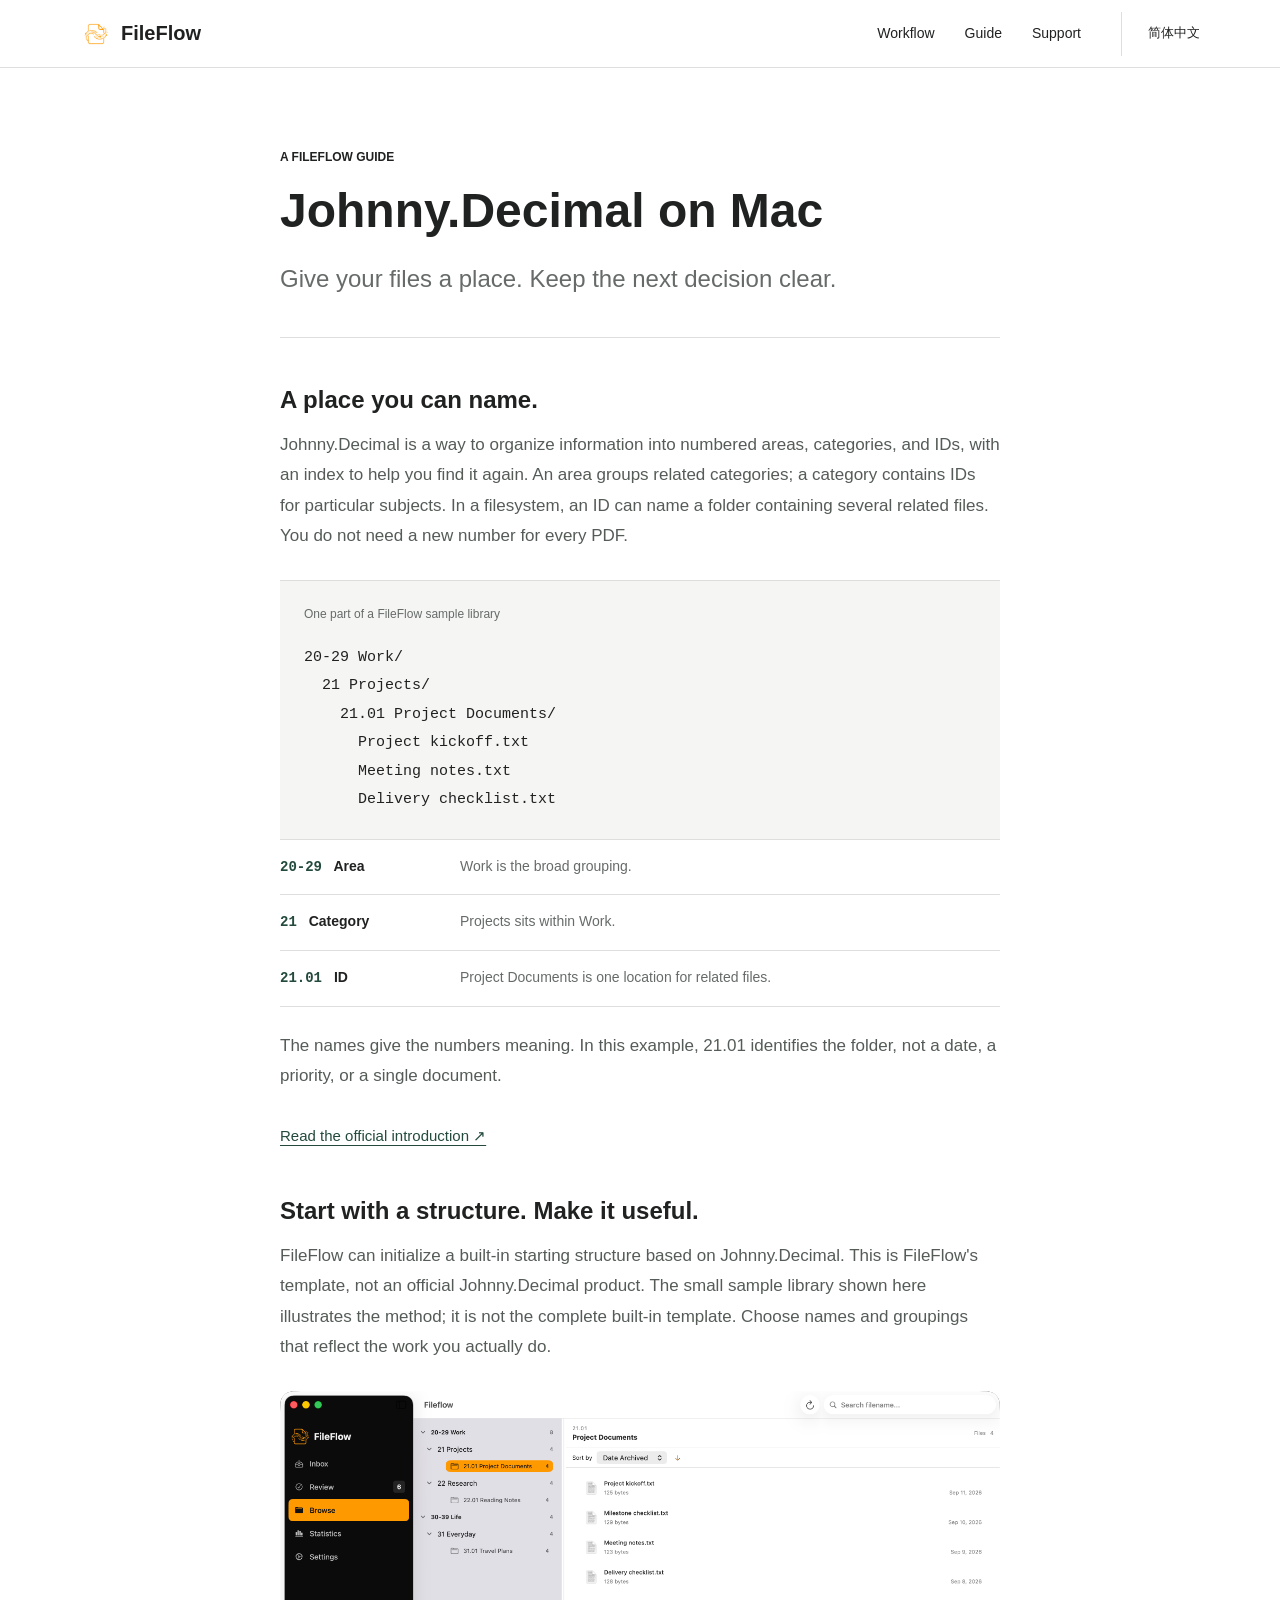
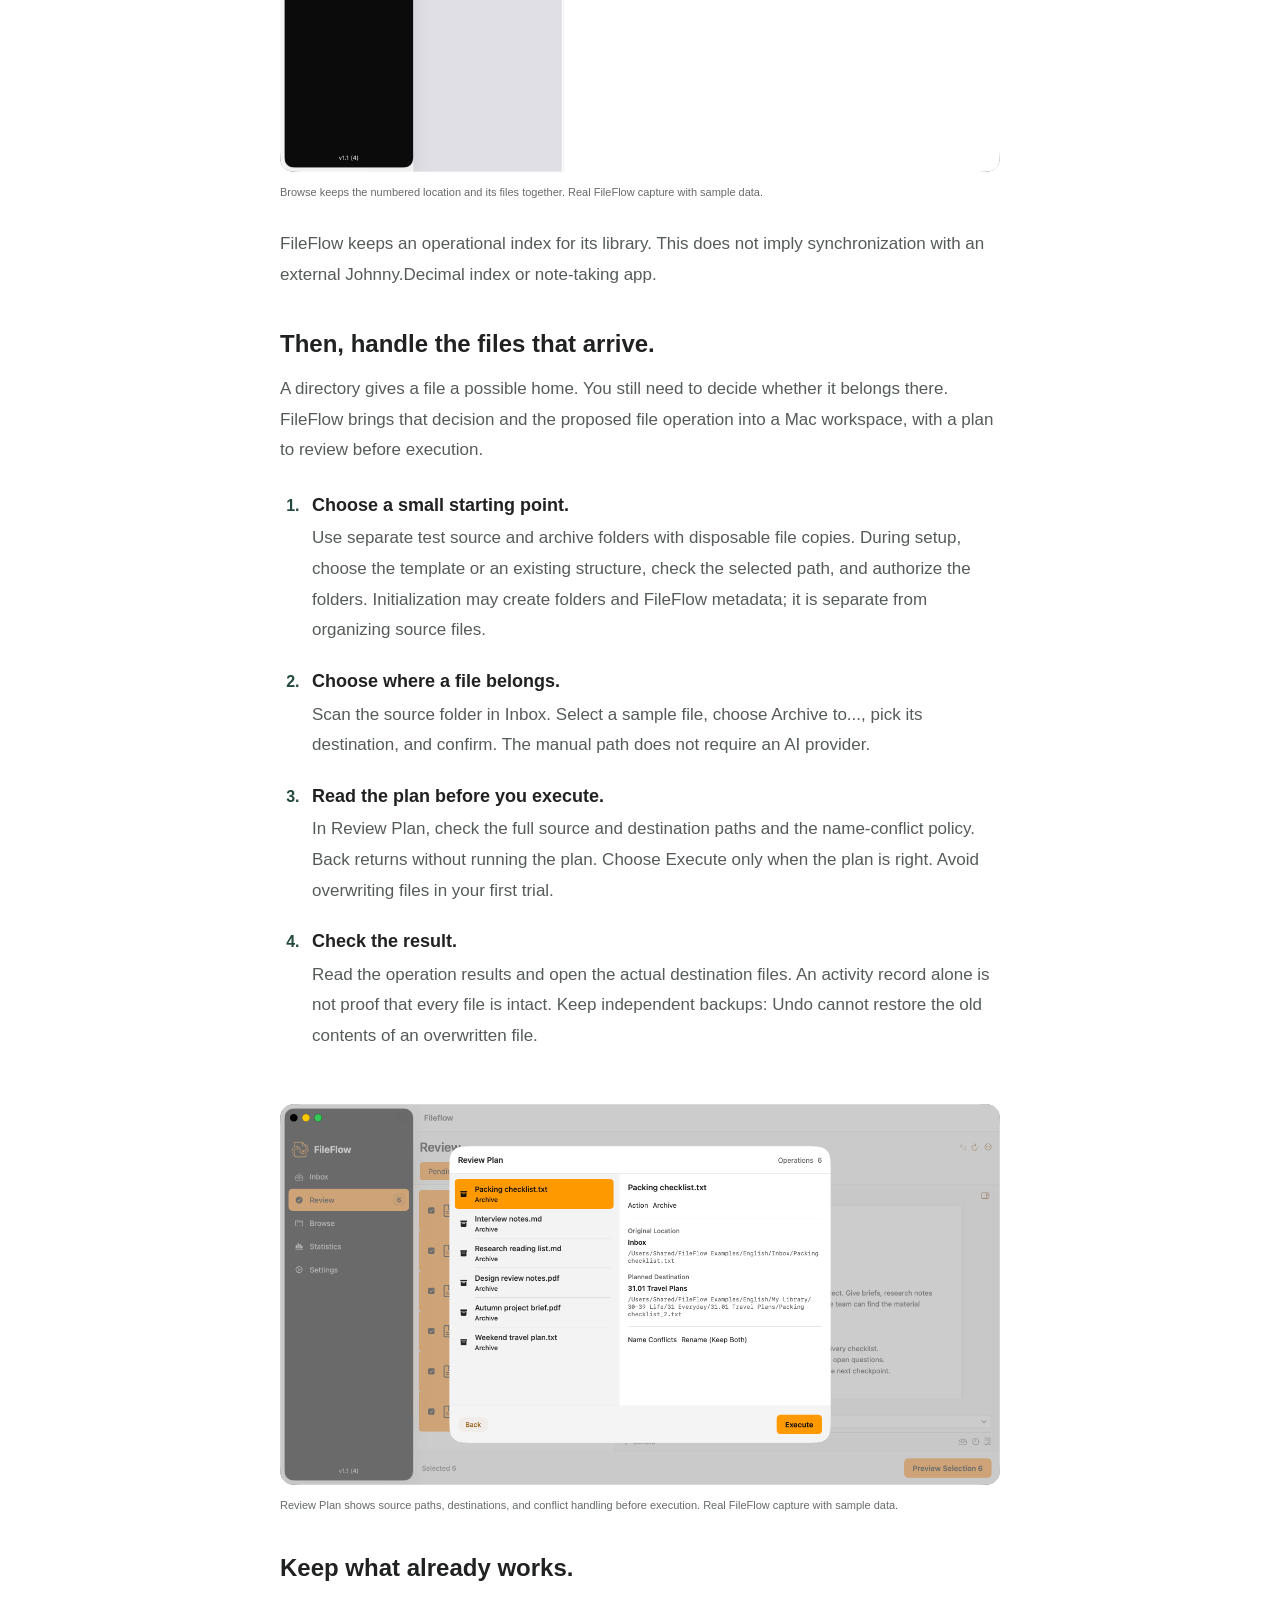
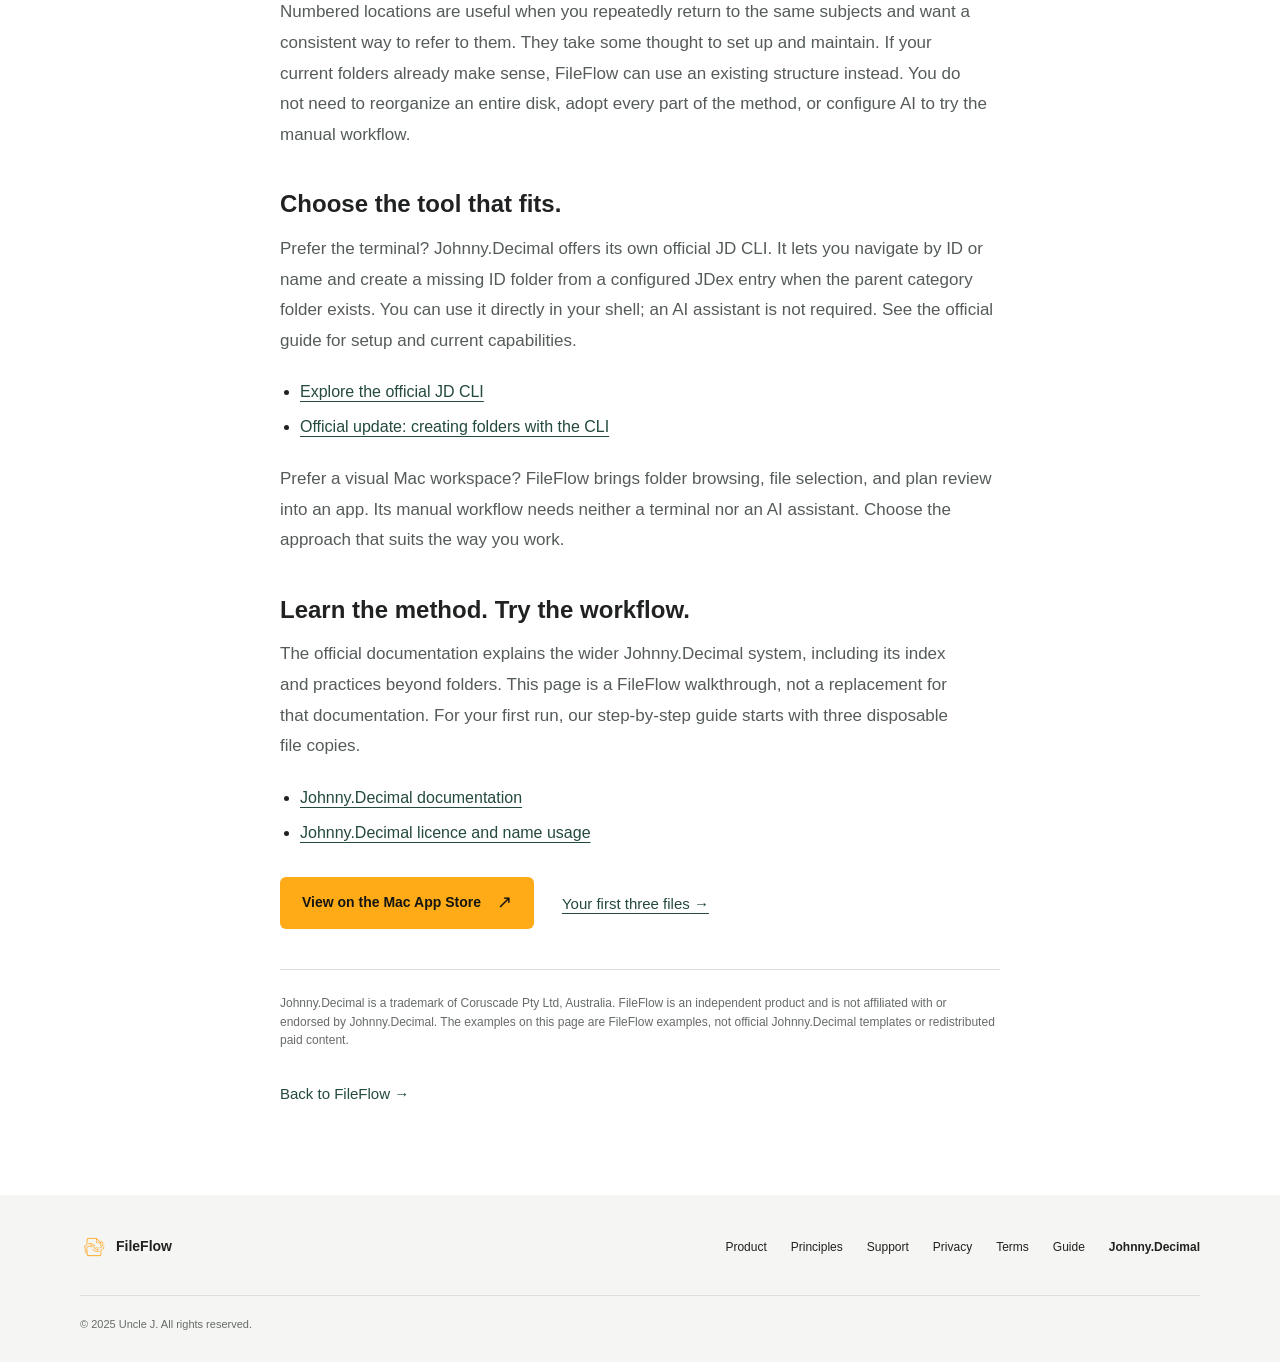
<file: johnny-decimal.html>
<!doctype html>
<!-- Generated by scripts/build.mjs. Edit content/site.mjs or the template, then rebuild. -->
<html lang="en">
<head>
  <meta charset="utf-8">
  <meta name="viewport" content="width=device-width, initial-scale=1">
  <meta name="color-scheme" content="light">
  <title>Johnny.Decimal on Mac | FileFlow</title>
  <meta name="description" content="Understand the folder structure, then put it to work with FileFlow. A practical guide with a real Mac workflow.">
  <link rel="canonical" href="https://fileflow.theunclej.com/johnny-decimal.html">
  <link rel="alternate" hreflang="en" href="https://fileflow.theunclej.com/johnny-decimal.html">
  <link rel="alternate" hreflang="zh-Hans" href="https://fileflow.theunclej.com/zh/johnny-decimal.html">
  <link rel="alternate" hreflang="x-default" href="https://fileflow.theunclej.com/johnny-decimal.html">
  <meta property="og:type" content="website">
  <meta property="og:title" content="Johnny.Decimal on Mac | FileFlow">
  <meta property="og:description" content="Understand the folder structure, then put it to work with FileFlow. A practical guide with a real Mac workflow.">
  <meta property="og:url" content="https://fileflow.theunclej.com/johnny-decimal.html">
  <meta property="og:image" content="https://fileflow.theunclej.com/images/v1.1/01-review-workflow.png">
  <meta property="og:locale" content="en_US">
  <link rel="icon" type="image/png" href="images/v1.1/app-icon.png">
  <link rel="stylesheet" href="site.css">
  <script src="site.js" defer></script>
</head>
<body class="document">
  <a class="skip-link" href="#main">Skip to content</a>
  <header class="site-header"><div class="nav-inner">
    <a class="brand" href="/" aria-label="FileFlow home"><img src="images/v1.1/app-icon.png" width="32" height="32" alt="">FileFlow</a>
    <nav aria-label="Main navigation"><a href="/#workflow">Workflow</a><a href="guide.html">Guide</a><a href="support.html">Support</a></nav>
    <a class="language" href="zh/johnny-decimal.html" lang="zh-Hans" hreflang="zh-Hans">简体中文</a>
  </div></header>
  <main id="main"><article class="document-body reading-width method-body"><header class="document-header"><p class="eyebrow">A FILEFLOW GUIDE</p><h1>Johnny.Decimal on Mac</h1><p class="document-lead">Give your files a place. Keep the next decision clear.</p></header>
    <section id="method-1"><h2>A place you can name.</h2><p>Johnny.Decimal is a way to organize information into numbered areas, categories, and IDs, with an index to help you find it again. An area groups related categories; a category contains IDs for particular subjects. In a filesystem, an ID can name a folder containing several related files. You do not need a new number for every PDF.</p><figure class="method-example"><figcaption>One part of a FileFlow sample library</figcaption><pre><code>20-29 Work/
  21 Projects/
    21.01 Project Documents/
      Project kickoff.txt
      Meeting notes.txt
      Delivery checklist.txt</code></pre></figure><dl class="method-key"><div><dt><code>20-29</code> Area</dt><dd>Work is the broad grouping.</dd></div><div><dt><code>21</code> Category</dt><dd>Projects sits within Work.</dd></div><div><dt><code>21.01</code> ID</dt><dd>Project Documents is one location for related files.</dd></div></dl><p>The names give the numbers meaning. In this example, 21.01 identifies the folder, not a date, a priority, or a single document.</p><a class="text-link" href="https://johnnydecimal.com/documentation/introduction">Read the official introduction<span aria-hidden="true"> ↗</span></a></section><section id="method-2"><h2>Start with a structure. Make it useful.</h2><p>FileFlow can initialize a built-in starting structure based on Johnny.Decimal. This is FileFlow's template, not an official Johnny.Decimal product. The small sample library shown here illustrates the method; it is not the complete built-in template. Choose names and groupings that reflect the work you actually do.</p><figure class="guide-figure"><a href="images/v1.1/03-browse-structure.png" data-zoom aria-label="Enlarge screenshot: FileFlow Browse workspace with an expanded folder tree and project documents"><img src="images/v1.1/03-browse-structure.png" width="2720" height="1440" loading="lazy" alt="FileFlow Browse workspace with an expanded folder tree and project documents"></a><figcaption>Browse keeps the numbered location and its files together. Real FileFlow capture with sample data.</figcaption></figure><p>FileFlow keeps an operational index for its library. This does not imply synchronization with an external Johnny.Decimal index or note-taking app.</p></section><section id="method-3"><h2>Then, handle the files that arrive.</h2><p>A directory gives a file a possible home. You still need to decide whether it belongs there. FileFlow brings that decision and the proposed file operation into a Mac workspace, with a plan to review before execution.</p><ol class="method-steps"><li><h3>Choose a small starting point.</h3><p>Use separate test source and archive folders with disposable file copies. During setup, choose the template or an existing structure, check the selected path, and authorize the folders. Initialization may create folders and FileFlow metadata; it is separate from organizing source files.</p></li><li><h3>Choose where a file belongs.</h3><p>Scan the source folder in Inbox. Select a sample file, choose Archive to..., pick its destination, and confirm. The manual path does not require an AI provider.</p></li><li><h3>Read the plan before you execute.</h3><p>In Review Plan, check the full source and destination paths and the name-conflict policy. Back returns without running the plan. Choose Execute only when the plan is right. Avoid overwriting files in your first trial.</p></li><li><h3>Check the result.</h3><p>Read the operation results and open the actual destination files. An activity record alone is not proof that every file is intact. Keep independent backups: Undo cannot restore the old contents of an overwritten file.</p></li></ol><figure class="guide-figure"><a href="images/v1.1/02-plan-commit.png" data-zoom aria-label="Enlarge screenshot: FileFlow Review Plan showing source and destination paths and a Keep Both conflict policy"><img src="images/v1.1/02-plan-commit.png" width="2720" height="1440" loading="lazy" alt="FileFlow Review Plan showing source and destination paths and a Keep Both conflict policy"></a><figcaption>Review Plan shows source paths, destinations, and conflict handling before execution. Real FileFlow capture with sample data.</figcaption></figure></section><section id="method-4"><h2>Keep what already works.</h2><p>Numbered locations are useful when you repeatedly return to the same subjects and want a consistent way to refer to them. They take some thought to set up and maintain. If your current folders already make sense, FileFlow can use an existing structure instead. You do not need to reorganize an entire disk, adopt every part of the method, or configure AI to try the manual workflow.</p></section><section id="official-tools"><h2>Choose the tool that fits.</h2><p>Prefer the terminal? Johnny.Decimal offers its own official JD CLI. It lets you navigate by ID or name and create a missing ID folder from a configured JDex entry when the parent category folder exists. You can use it directly in your shell; an AI assistant is not required. See the official guide for setup and current capabilities.</p><ul class="method-resources"><li><a href="https://johnnydecimal.com/jdhq/jd-cli">Explore the official JD CLI</a></li><li><a href="https://johnnydecimal.com/blog/0245-jd-cli-now-creates-folders">Official update: creating folders with the CLI</a></li></ul><p>Prefer a visual Mac workspace? FileFlow brings folder browsing, file selection, and plan review into an app. Its manual workflow needs neither a terminal nor an AI assistant. Choose the approach that suits the way you work.</p></section><section id="method-5"><h2>Learn the method. Try the workflow.</h2><p>The official documentation explains the wider Johnny.Decimal system, including its index and practices beyond folders. This page is a FileFlow walkthrough, not a replacement for that documentation. For your first run, our step-by-step guide starts with three disposable file copies.</p><ul class="method-resources"><li><a href="https://johnnydecimal.com/documentation">Johnny.Decimal documentation</a></li><li><a href="https://johnnydecimal.com/support/about-legal/licence">Johnny.Decimal licence and name usage</a></li></ul><div class="method-actions"><a class="button" href="https://apps.apple.com/app/fileflow-file-organizer/id6756985211?mt=12">View on the Mac App Store<span aria-hidden="true">↗</span></a><a class="text-link" href="guide.html">Your first three files<span aria-hidden="true"> →</span></a></div></section>
    <p class="method-attribution">Johnny.Decimal is a trademark of Coruscade Pty Ltd, Australia. FileFlow is an independent product and is not affiliated with or endorsed by Johnny.Decimal. The examples on this page are FileFlow examples, not official Johnny.Decimal templates or redistributed paid content.</p>
    <a class="text-link" href="/">Back to FileFlow<span aria-hidden="true"> →</span></a></article></main>
  <footer class="site-footer"><div class="footer-inner">
    <div class="footer-brand"><img src="images/v1.1/app-icon.png" width="28" height="28" alt=""><span>FileFlow</span></div>
    <nav aria-label="Footer navigation"><a href="/">Product</a><a href="philosophy.html">Principles</a><a href="support.html">Support</a><a href="privacy.html">Privacy</a><a href="terms.html">Terms</a><a href="guide.html">Guide</a><a href="johnny-decimal.html" aria-current="page">Johnny.Decimal</a></nav>
    <p>© 2025 Uncle J. All rights reserved.</p>
  </div></footer>
  <dialog class="image-dialog" aria-label="Enlarge screenshot"><button class="dialog-close" type="button" aria-label="Close screenshot" title="Close screenshot"><span aria-hidden="true">×</span></button><img width="2720" height="1440" alt=""></dialog>
</body>
</html>
</file>
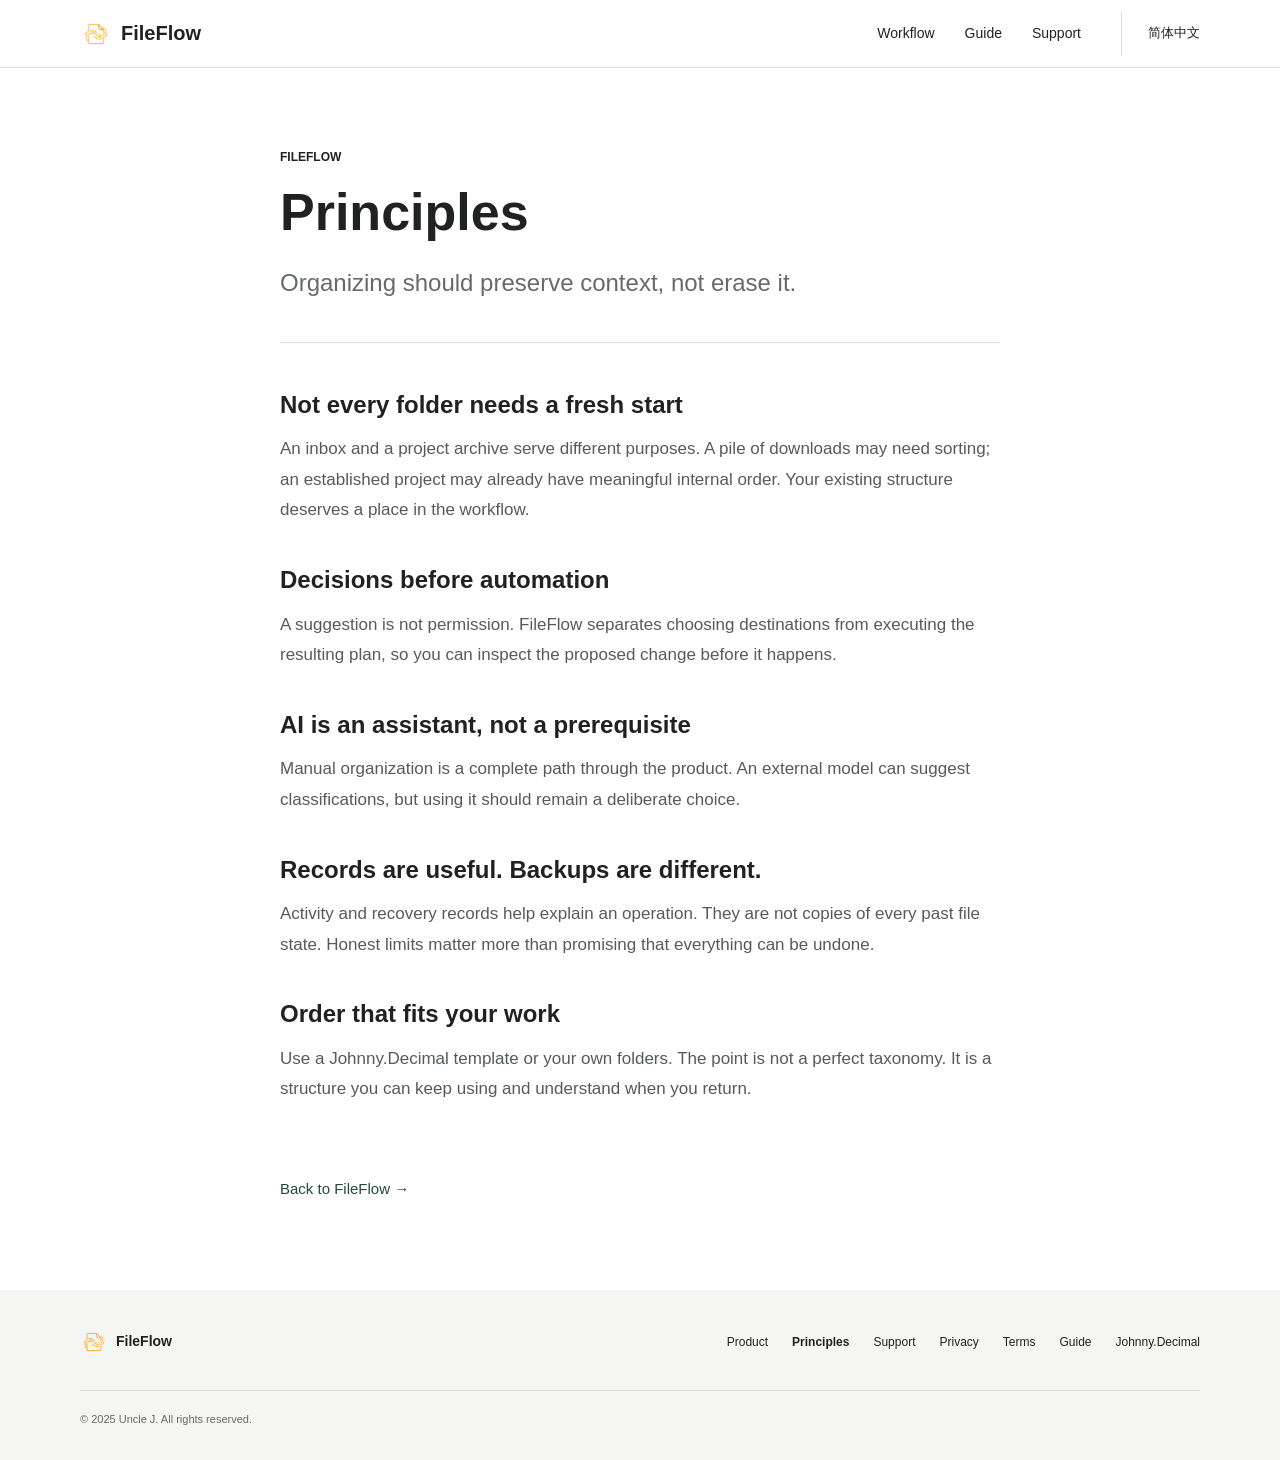
<file: philosophy.html>
<!doctype html>
<!-- Generated by scripts/build.mjs. Edit content/site.mjs or the template, then rebuild. -->
<html lang="en">
<head>
  <meta charset="utf-8">
  <meta name="viewport" content="width=device-width, initial-scale=1">
  <meta name="color-scheme" content="light">
  <title>Principles | FileFlow</title>
  <meta name="description" content="Organizing should preserve context, not erase it.">
  <link rel="canonical" href="https://fileflow.theunclej.com/philosophy.html">
  <link rel="alternate" hreflang="en" href="https://fileflow.theunclej.com/philosophy.html">
  <link rel="alternate" hreflang="zh-Hans" href="https://fileflow.theunclej.com/zh/philosophy.html">
  <link rel="alternate" hreflang="x-default" href="https://fileflow.theunclej.com/philosophy.html">
  <meta property="og:type" content="website">
  <meta property="og:title" content="Principles | FileFlow">
  <meta property="og:description" content="Organizing should preserve context, not erase it.">
  <meta property="og:url" content="https://fileflow.theunclej.com/philosophy.html">
  <meta property="og:image" content="https://fileflow.theunclej.com/images/v1.1/01-review-workflow.png">
  <meta property="og:locale" content="en_US">
  <link rel="icon" type="image/png" href="images/v1.1/app-icon.png">
  <link rel="stylesheet" href="site.css">
  <script src="site.js" defer></script>
</head>
<body class="document">
  <a class="skip-link" href="#main">Skip to content</a>
  <header class="site-header"><div class="nav-inner">
    <a class="brand" href="/" aria-label="FileFlow home"><img src="images/v1.1/app-icon.png" width="32" height="32" alt="">FileFlow</a>
    <nav aria-label="Main navigation"><a href="/#workflow">Workflow</a><a href="guide.html">Guide</a><a href="support.html">Support</a></nav>
    <a class="language" href="zh/philosophy.html" lang="zh-Hans" hreflang="zh-Hans">简体中文</a>
  </div></header>
  <main id="main"><article class="document-body reading-width"><header class="document-header"><p class="eyebrow">FILEFLOW</p><h1>Principles</h1><p class="document-lead">Organizing should preserve context, not erase it.</p></header>


    <section id="step-1"><h2>Not every folder needs a fresh start</h2><p>An inbox and a project archive serve different purposes. A pile of downloads may need sorting; an established project may already have meaningful internal order. Your existing structure deserves a place in the workflow.</p></section><section id="step-2"><h2>Decisions before automation</h2><p>A suggestion is not permission. FileFlow separates choosing destinations from executing the resulting plan, so you can inspect the proposed change before it happens.</p></section><section id="step-3"><h2>AI is an assistant, not a prerequisite</h2><p>Manual organization is a complete path through the product. An external model can suggest classifications, but using it should remain a deliberate choice.</p></section><section id="step-4"><h2>Records are useful. Backups are different.</h2><p>Activity and recovery records help explain an operation. They are not copies of every past file state. Honest limits matter more than promising that everything can be undone.</p></section><section id="step-5"><h2>Order that fits your work</h2><p>Use a Johnny.Decimal template or your own folders. The point is not a perfect taxonomy. It is a structure you can keep using and understand when you return.</p></section>
    <a class="text-link" href="/">Back to FileFlow<span aria-hidden="true"> →</span></a></article></main>
  <footer class="site-footer"><div class="footer-inner">
    <div class="footer-brand"><img src="images/v1.1/app-icon.png" width="28" height="28" alt=""><span>FileFlow</span></div>
    <nav aria-label="Footer navigation"><a href="/">Product</a><a href="philosophy.html" aria-current="page">Principles</a><a href="support.html">Support</a><a href="privacy.html">Privacy</a><a href="terms.html">Terms</a><a href="guide.html">Guide</a><a href="johnny-decimal.html">Johnny.Decimal</a></nav>
    <p>© 2025 Uncle J. All rights reserved.</p>
  </div></footer>
  <dialog class="image-dialog" aria-label="Enlarge screenshot"><button class="dialog-close" type="button" aria-label="Close screenshot" title="Close screenshot"><span aria-hidden="true">×</span></button><img width="2720" height="1440" alt=""></dialog>
</body>
</html>
</file>
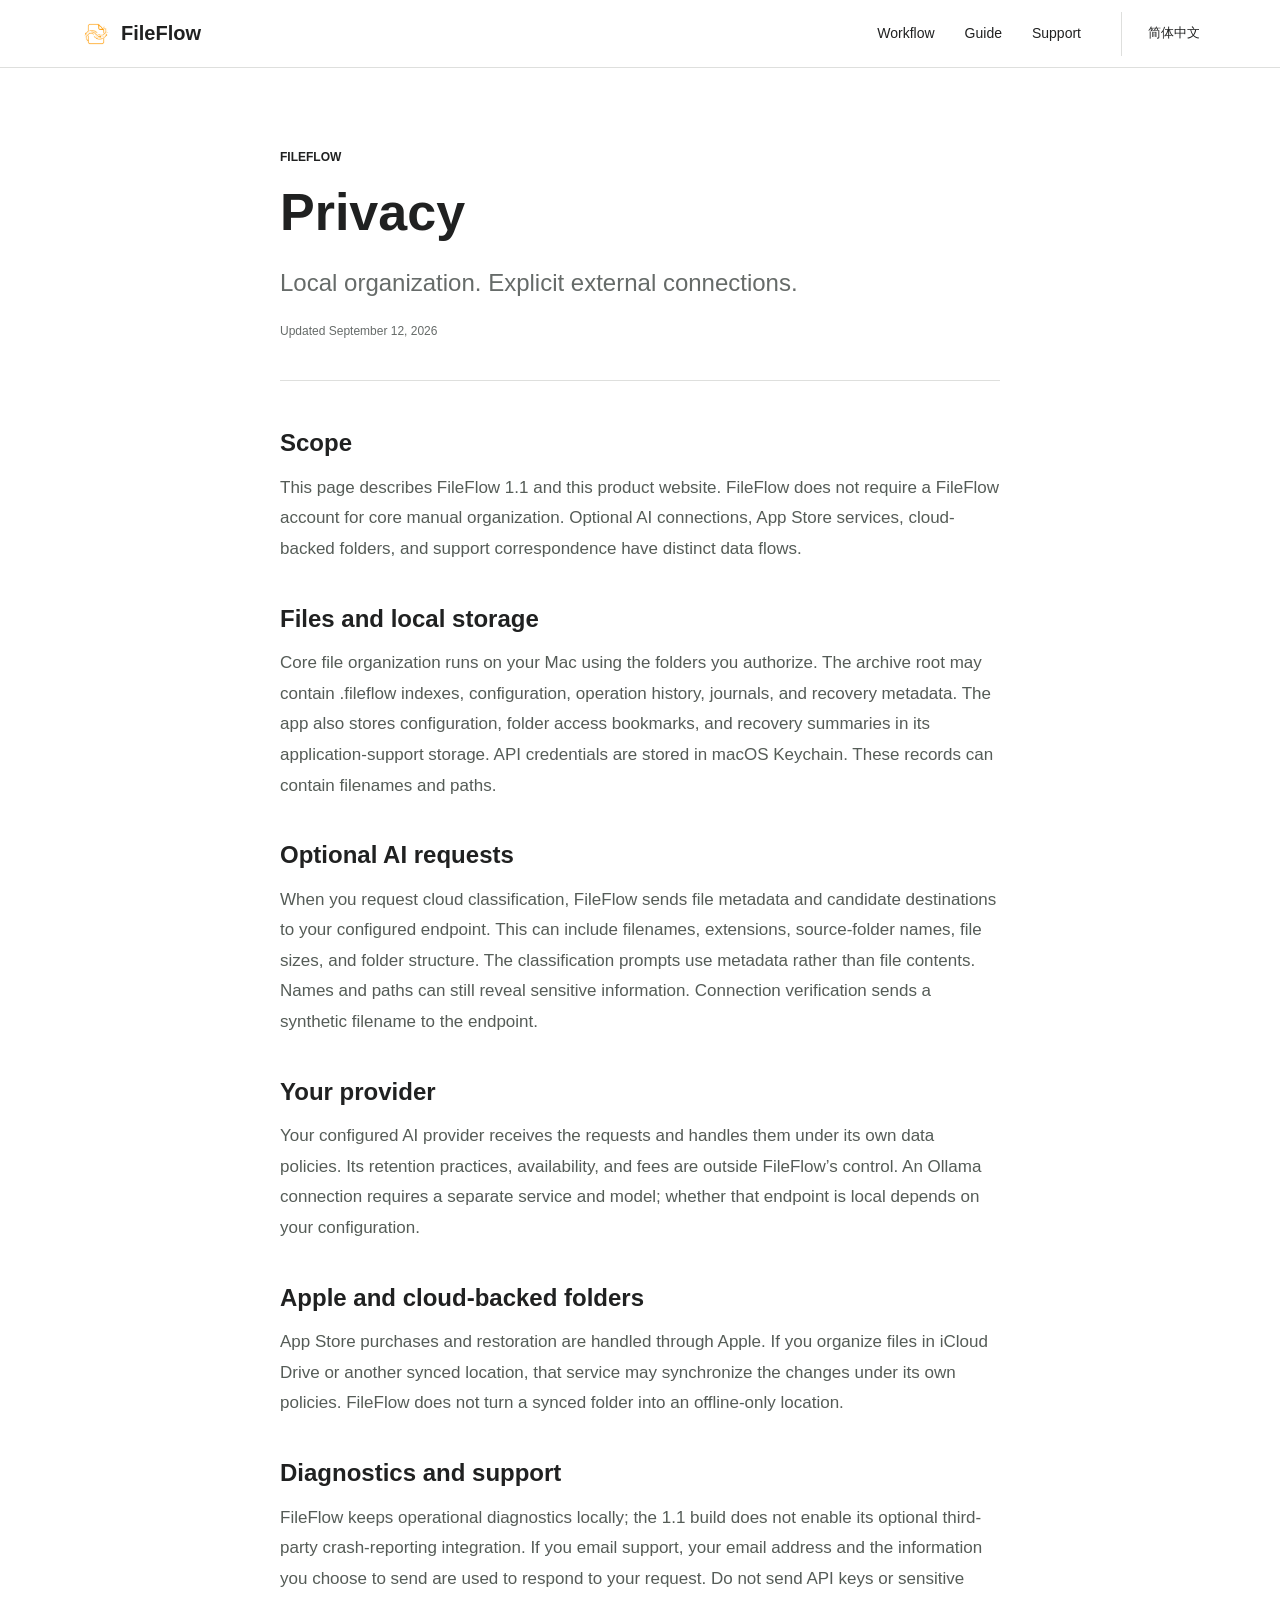
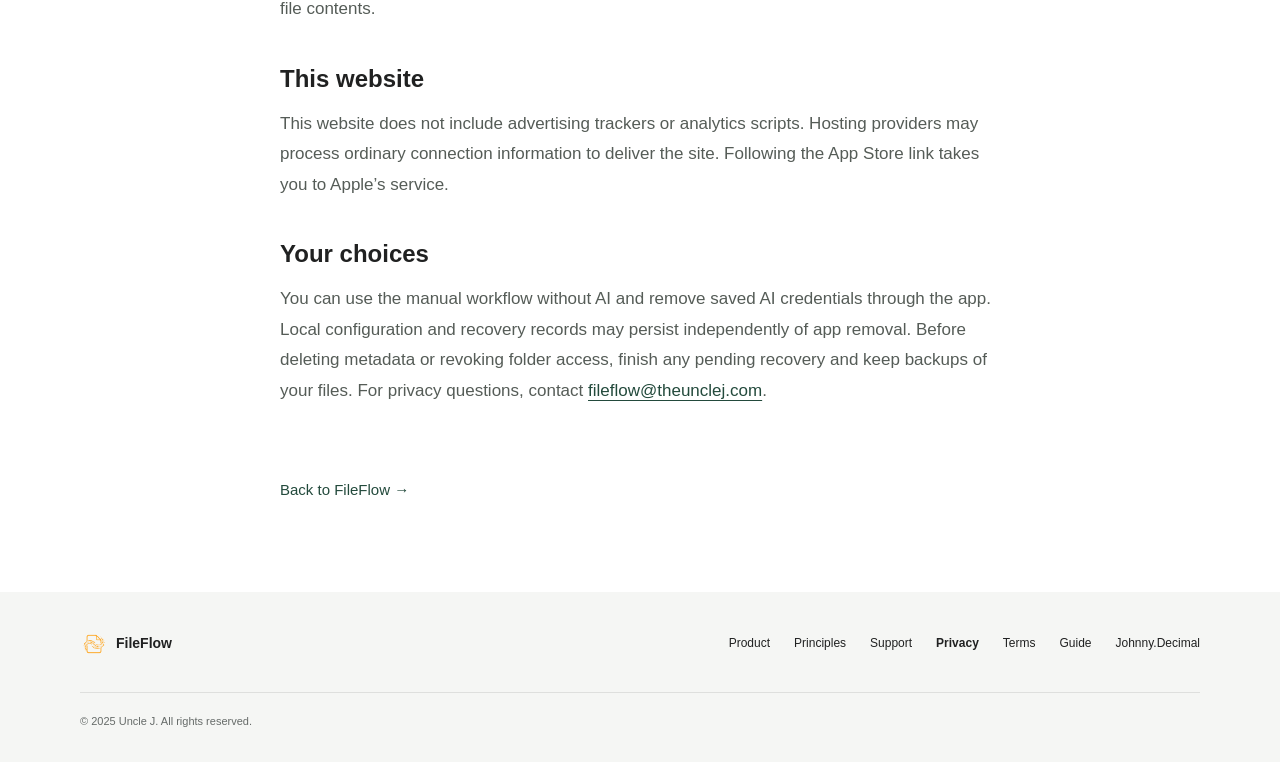
<file: privacy.html>
<!doctype html>
<!-- Generated by scripts/build.mjs. Edit content/site.mjs or the template, then rebuild. -->
<html lang="en">
<head>
  <meta charset="utf-8">
  <meta name="viewport" content="width=device-width, initial-scale=1">
  <meta name="color-scheme" content="light">
  <title>Privacy | FileFlow</title>
  <meta name="description" content="Local organization. Explicit external connections.">
  <link rel="canonical" href="https://fileflow.theunclej.com/privacy.html">
  <link rel="alternate" hreflang="en" href="https://fileflow.theunclej.com/privacy.html">
  <link rel="alternate" hreflang="zh-Hans" href="https://fileflow.theunclej.com/zh/privacy.html">
  <link rel="alternate" hreflang="x-default" href="https://fileflow.theunclej.com/privacy.html">
  <meta property="og:type" content="website">
  <meta property="og:title" content="Privacy | FileFlow">
  <meta property="og:description" content="Local organization. Explicit external connections.">
  <meta property="og:url" content="https://fileflow.theunclej.com/privacy.html">
  <meta property="og:image" content="https://fileflow.theunclej.com/images/v1.1/01-review-workflow.png">
  <meta property="og:locale" content="en_US">
  <link rel="icon" type="image/png" href="images/v1.1/app-icon.png">
  <link rel="stylesheet" href="site.css">
  <script src="site.js" defer></script>
</head>
<body class="document">
  <a class="skip-link" href="#main">Skip to content</a>
  <header class="site-header"><div class="nav-inner">
    <a class="brand" href="/" aria-label="FileFlow home"><img src="images/v1.1/app-icon.png" width="32" height="32" alt="">FileFlow</a>
    <nav aria-label="Main navigation"><a href="/#workflow">Workflow</a><a href="guide.html">Guide</a><a href="support.html">Support</a></nav>
    <a class="language" href="zh/privacy.html" lang="zh-Hans" hreflang="zh-Hans">简体中文</a>
  </div></header>
  <main id="main"><article class="document-body reading-width"><header class="document-header"><p class="eyebrow">FILEFLOW</p><h1>Privacy</h1><p class="document-lead">Local organization. Explicit external connections.</p><p class="updated">Updated September 12, 2026</p></header>


    <section id="step-1"><h2>Scope</h2><p>This page describes FileFlow 1.1 and this product website. FileFlow does not require a FileFlow account for core manual organization. Optional AI connections, App Store services, cloud-backed folders, and support correspondence have distinct data flows.</p></section><section id="step-2"><h2>Files and local storage</h2><p>Core file organization runs on your Mac using the folders you authorize. The archive root may contain .fileflow indexes, configuration, operation history, journals, and recovery metadata. The app also stores configuration, folder access bookmarks, and recovery summaries in its application-support storage. API credentials are stored in macOS Keychain. These records can contain filenames and paths.</p></section><section id="step-3"><h2>Optional AI requests</h2><p>When you request cloud classification, FileFlow sends file metadata and candidate destinations to your configured endpoint. This can include filenames, extensions, source-folder names, file sizes, and folder structure. The classification prompts use metadata rather than file contents. Names and paths can still reveal sensitive information. Connection verification sends a synthetic filename to the endpoint.</p></section><section id="step-4"><h2>Your provider</h2><p>Your configured AI provider receives the requests and handles them under its own data policies. Its retention practices, availability, and fees are outside FileFlow’s control. An Ollama connection requires a separate service and model; whether that endpoint is local depends on your configuration.</p></section><section id="step-5"><h2>Apple and cloud-backed folders</h2><p>App Store purchases and restoration are handled through Apple. If you organize files in iCloud Drive or another synced location, that service may synchronize the changes under its own policies. FileFlow does not turn a synced folder into an offline-only location.</p></section><section id="step-6"><h2>Diagnostics and support</h2><p>FileFlow keeps operational diagnostics locally; the 1.1 build does not enable its optional third-party crash-reporting integration. If you email support, your email address and the information you choose to send are used to respond to your request. Do not send API keys or sensitive file contents.</p></section><section id="step-7"><h2>This website</h2><p>This website does not include advertising trackers or analytics scripts. Hosting providers may process ordinary connection information to deliver the site. Following the App Store link takes you to Apple’s service.</p></section><section id="step-8"><h2>Your choices</h2><p>You can use the manual workflow without AI and remove saved AI credentials through the app. Local configuration and recovery records may persist independently of app removal. Before deleting metadata or revoking folder access, finish any pending recovery and keep backups of your files. For privacy questions, contact <a href="mailto:fileflow@theunclej.com">fileflow@theunclej.com</a>.</p></section>
    <a class="text-link" href="/">Back to FileFlow<span aria-hidden="true"> →</span></a></article></main>
  <footer class="site-footer"><div class="footer-inner">
    <div class="footer-brand"><img src="images/v1.1/app-icon.png" width="28" height="28" alt=""><span>FileFlow</span></div>
    <nav aria-label="Footer navigation"><a href="/">Product</a><a href="philosophy.html">Principles</a><a href="support.html">Support</a><a href="privacy.html" aria-current="page">Privacy</a><a href="terms.html">Terms</a><a href="guide.html">Guide</a><a href="johnny-decimal.html">Johnny.Decimal</a></nav>
    <p>© 2025 Uncle J. All rights reserved.</p>
  </div></footer>
  <dialog class="image-dialog" aria-label="Enlarge screenshot"><button class="dialog-close" type="button" aria-label="Close screenshot" title="Close screenshot"><span aria-hidden="true">×</span></button><img width="2720" height="1440" alt=""></dialog>
</body>
</html>
</file>
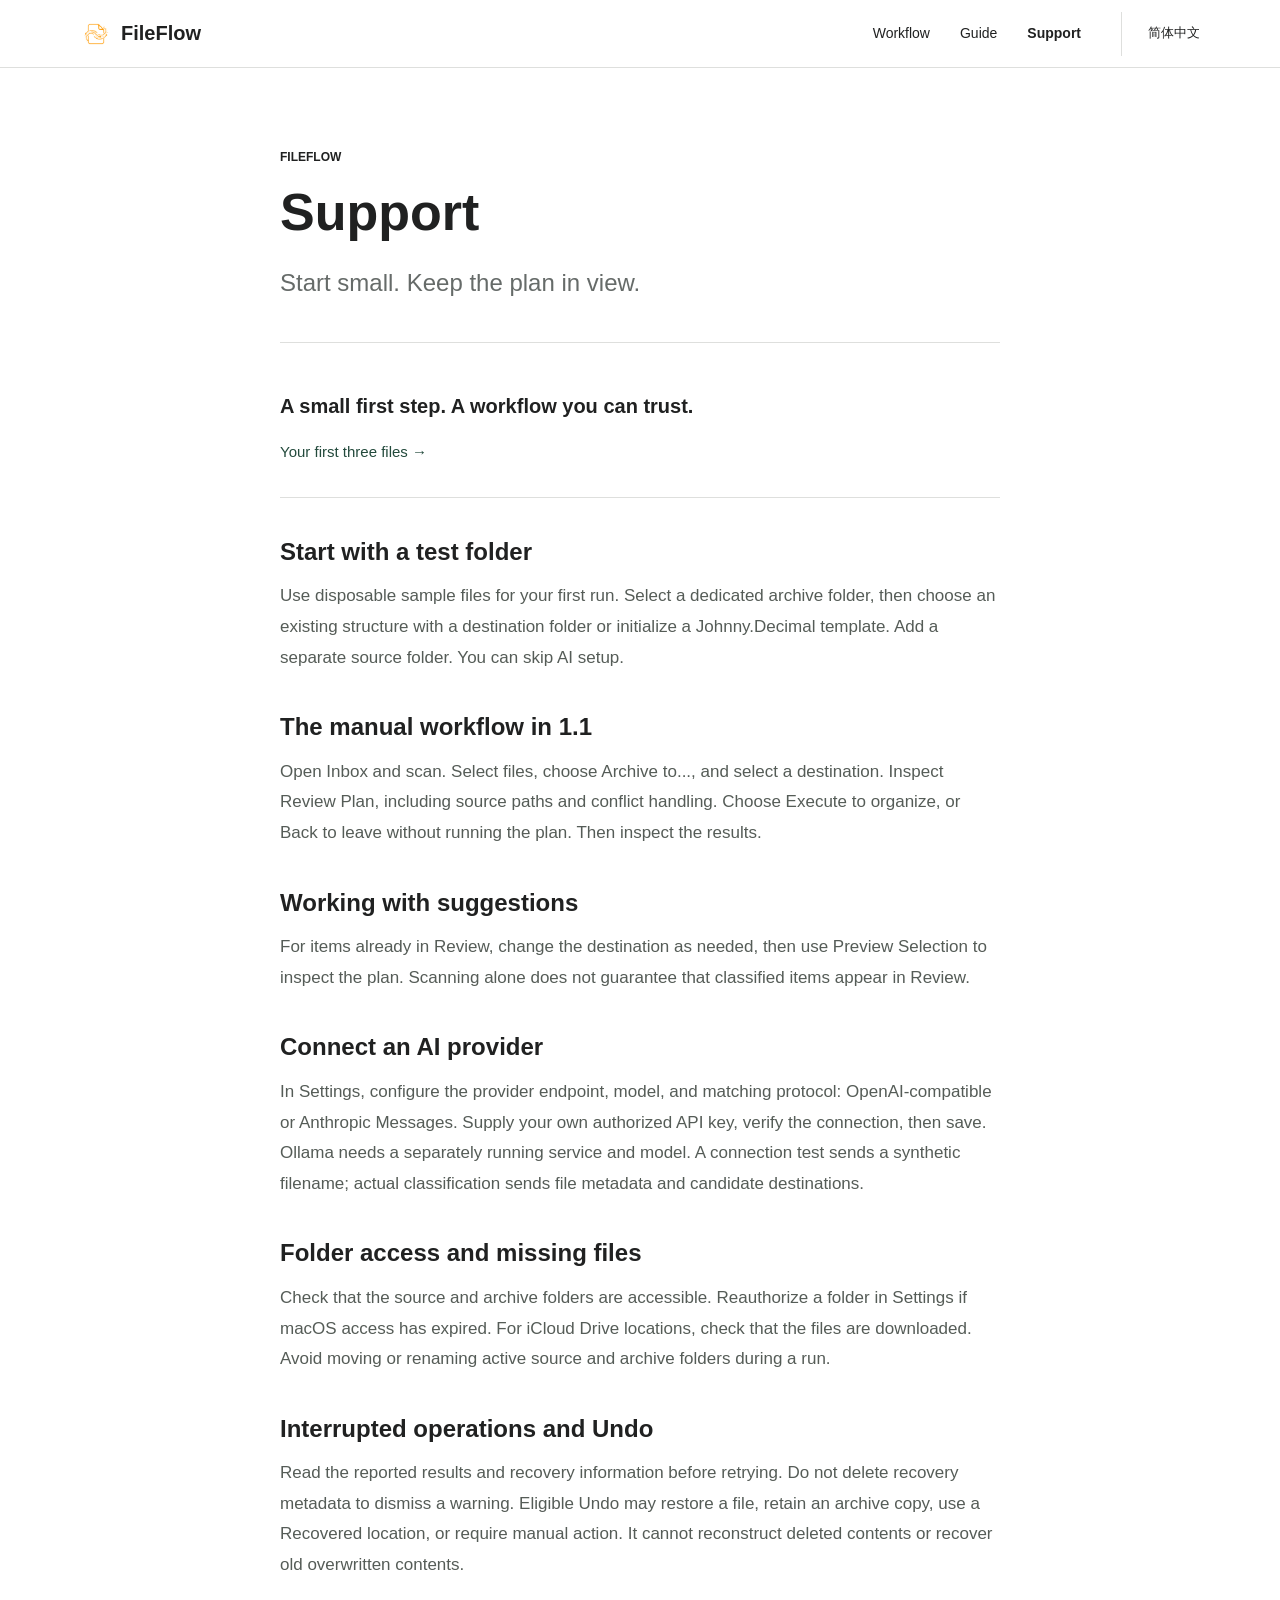
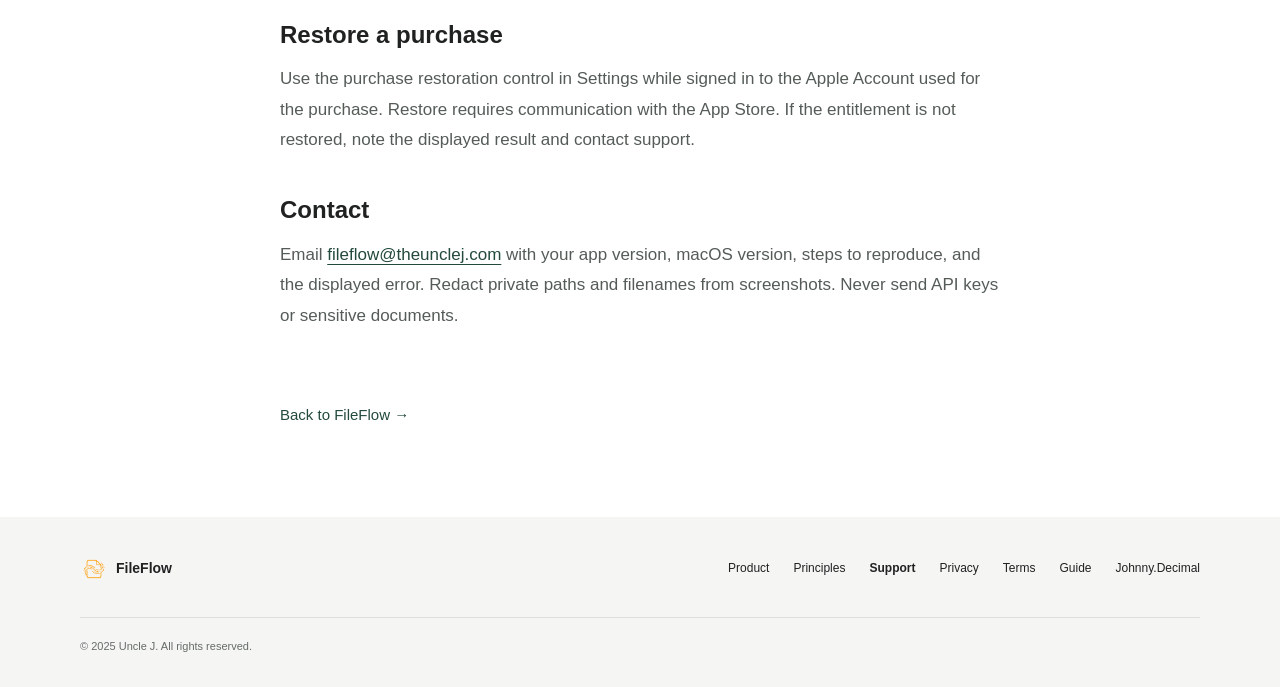
<file: support.html>
<!doctype html>
<!-- Generated by scripts/build.mjs. Edit content/site.mjs or the template, then rebuild. -->
<html lang="en">
<head>
  <meta charset="utf-8">
  <meta name="viewport" content="width=device-width, initial-scale=1">
  <meta name="color-scheme" content="light">
  <title>Support | FileFlow</title>
  <meta name="description" content="Start small. Keep the plan in view.">
  <link rel="canonical" href="https://fileflow.theunclej.com/support.html">
  <link rel="alternate" hreflang="en" href="https://fileflow.theunclej.com/support.html">
  <link rel="alternate" hreflang="zh-Hans" href="https://fileflow.theunclej.com/zh/support.html">
  <link rel="alternate" hreflang="x-default" href="https://fileflow.theunclej.com/support.html">
  <meta property="og:type" content="website">
  <meta property="og:title" content="Support | FileFlow">
  <meta property="og:description" content="Start small. Keep the plan in view.">
  <meta property="og:url" content="https://fileflow.theunclej.com/support.html">
  <meta property="og:image" content="https://fileflow.theunclej.com/images/v1.1/01-review-workflow.png">
  <meta property="og:locale" content="en_US">
  <link rel="icon" type="image/png" href="images/v1.1/app-icon.png">
  <link rel="stylesheet" href="site.css">
  <script src="site.js" defer></script>
</head>
<body class="document">
  <a class="skip-link" href="#main">Skip to content</a>
  <header class="site-header"><div class="nav-inner">
    <a class="brand" href="/" aria-label="FileFlow home"><img src="images/v1.1/app-icon.png" width="32" height="32" alt="">FileFlow</a>
    <nav aria-label="Main navigation"><a href="/#workflow">Workflow</a><a href="guide.html">Guide</a><a href="support.html" aria-current="page">Support</a></nav>
    <a class="language" href="zh/support.html" lang="zh-Hans" hreflang="zh-Hans">简体中文</a>
  </div></header>
  <main id="main"><article class="document-body reading-width"><header class="document-header"><p class="eyebrow">FILEFLOW</p><h1>Support</h1><p class="document-lead">Start small. Keep the plan in view.</p></header>

    <div class="support-guide"><p>A small first step. A workflow you can trust.</p><a class="text-link" href="guide.html">Your first three files<span aria-hidden="true"> →</span></a></div>
    <section id="step-1"><h2>Start with a test folder</h2><p>Use disposable sample files for your first run. Select a dedicated archive folder, then choose an existing structure with a destination folder or initialize a Johnny.Decimal template. Add a separate source folder. You can skip AI setup.</p></section><section id="step-2"><h2>The manual workflow in 1.1</h2><p>Open Inbox and scan. Select files, choose Archive to..., and select a destination. Inspect Review Plan, including source paths and conflict handling. Choose Execute to organize, or Back to leave without running the plan. Then inspect the results.</p></section><section id="step-3"><h2>Working with suggestions</h2><p>For items already in Review, change the destination as needed, then use Preview Selection to inspect the plan. Scanning alone does not guarantee that classified items appear in Review.</p></section><section id="step-4"><h2>Connect an AI provider</h2><p>In Settings, configure the provider endpoint, model, and matching protocol: OpenAI-compatible or Anthropic Messages. Supply your own authorized API key, verify the connection, then save. Ollama needs a separately running service and model. A connection test sends a synthetic filename; actual classification sends file metadata and candidate destinations.</p></section><section id="step-5"><h2>Folder access and missing files</h2><p>Check that the source and archive folders are accessible. Reauthorize a folder in Settings if macOS access has expired. For iCloud Drive locations, check that the files are downloaded. Avoid moving or renaming active source and archive folders during a run.</p></section><section id="step-6"><h2>Interrupted operations and Undo</h2><p>Read the reported results and recovery information before retrying. Do not delete recovery metadata to dismiss a warning. Eligible Undo may restore a file, retain an archive copy, use a Recovered location, or require manual action. It cannot reconstruct deleted contents or recover old overwritten contents.</p></section><section id="step-7"><h2>Restore a purchase</h2><p>Use the purchase restoration control in Settings while signed in to the Apple Account used for the purchase. Restore requires communication with the App Store. If the entitlement is not restored, note the displayed result and contact support.</p></section><section id="step-8"><h2>Contact</h2><p>Email <a href="mailto:fileflow@theunclej.com">fileflow@theunclej.com</a> with your app version, macOS version, steps to reproduce, and the displayed error. Redact private paths and filenames from screenshots. Never send API keys or sensitive documents.</p></section>
    <a class="text-link" href="/">Back to FileFlow<span aria-hidden="true"> →</span></a></article></main>
  <footer class="site-footer"><div class="footer-inner">
    <div class="footer-brand"><img src="images/v1.1/app-icon.png" width="28" height="28" alt=""><span>FileFlow</span></div>
    <nav aria-label="Footer navigation"><a href="/">Product</a><a href="philosophy.html">Principles</a><a href="support.html" aria-current="page">Support</a><a href="privacy.html">Privacy</a><a href="terms.html">Terms</a><a href="guide.html">Guide</a><a href="johnny-decimal.html">Johnny.Decimal</a></nav>
    <p>© 2025 Uncle J. All rights reserved.</p>
  </div></footer>
  <dialog class="image-dialog" aria-label="Enlarge screenshot"><button class="dialog-close" type="button" aria-label="Close screenshot" title="Close screenshot"><span aria-hidden="true">×</span></button><img width="2720" height="1440" alt=""></dialog>
</body>
</html>
</file>
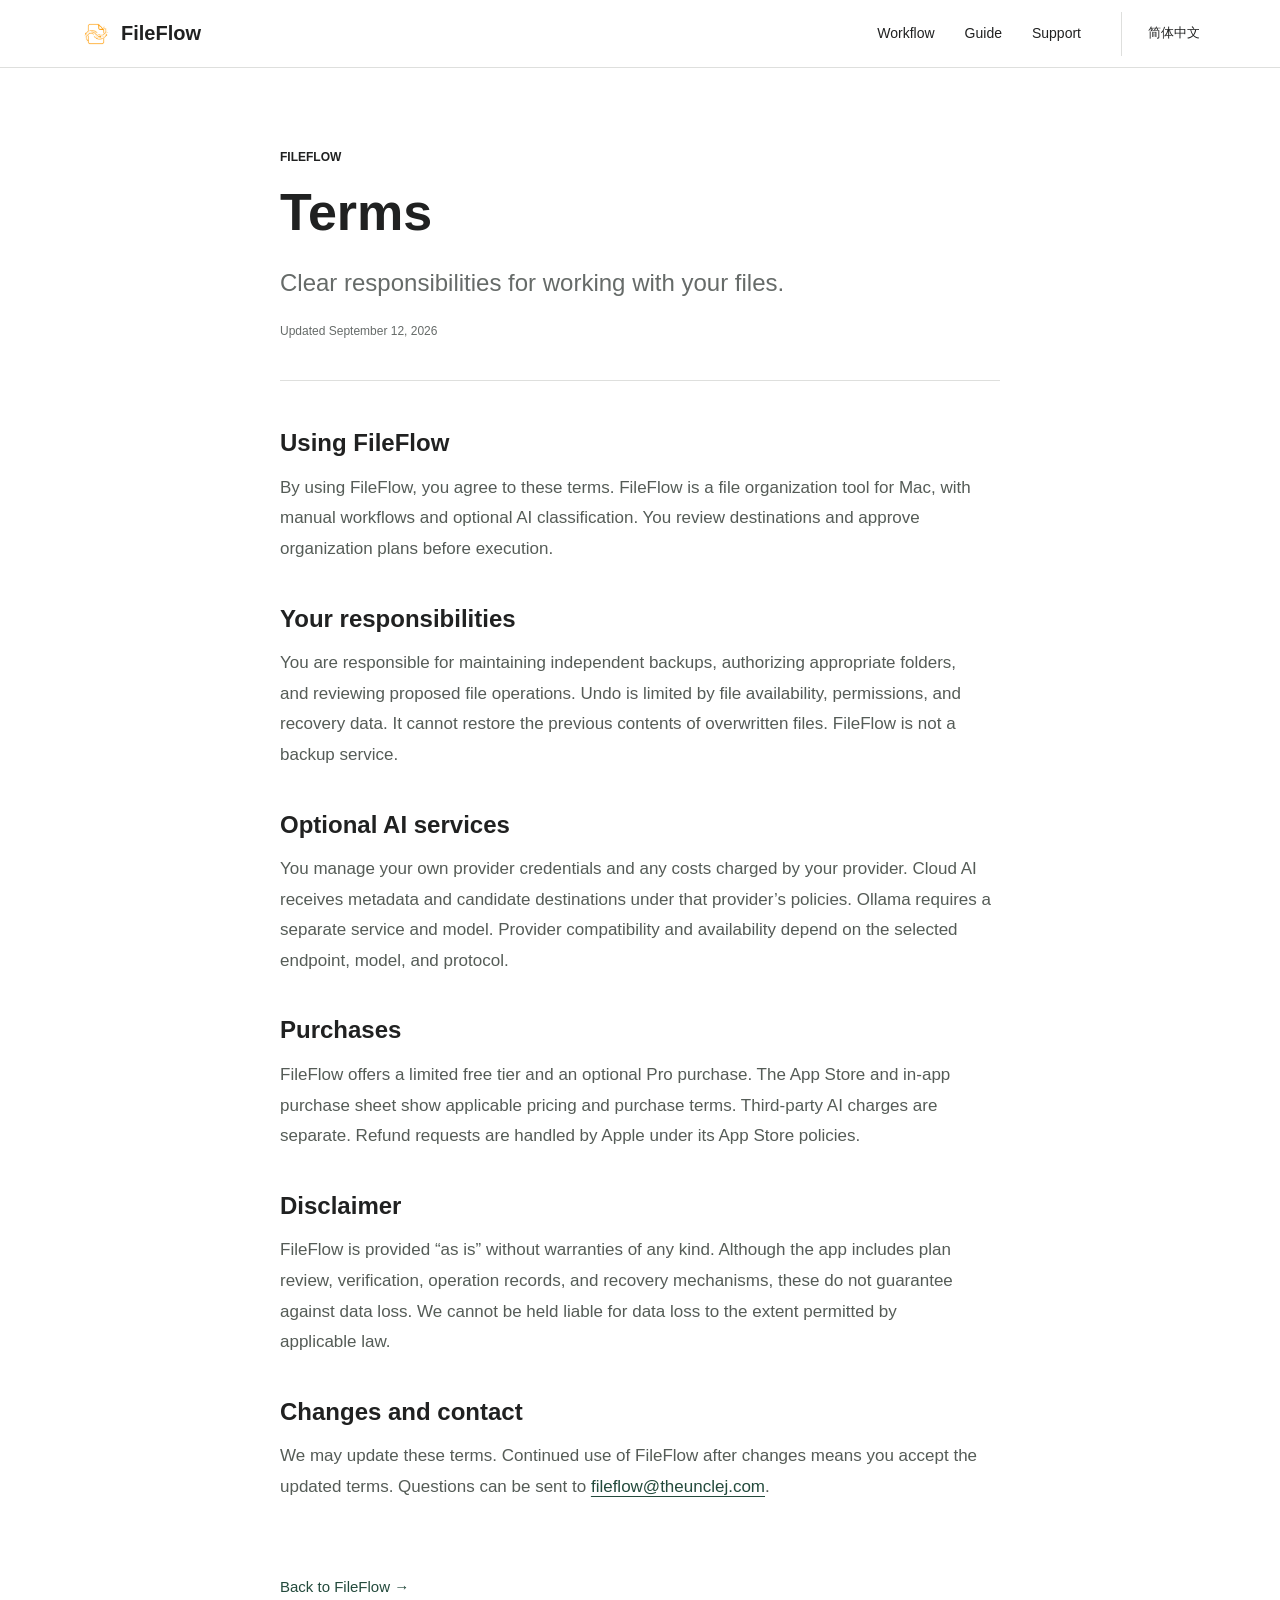
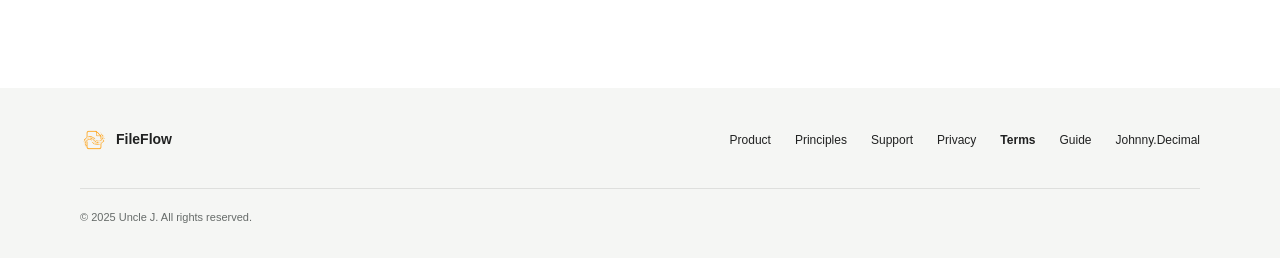
<file: terms.html>
<!doctype html>
<!-- Generated by scripts/build.mjs. Edit content/site.mjs or the template, then rebuild. -->
<html lang="en">
<head>
  <meta charset="utf-8">
  <meta name="viewport" content="width=device-width, initial-scale=1">
  <meta name="color-scheme" content="light">
  <title>Terms | FileFlow</title>
  <meta name="description" content="Clear responsibilities for working with your files.">
  <link rel="canonical" href="https://fileflow.theunclej.com/terms.html">
  <link rel="alternate" hreflang="en" href="https://fileflow.theunclej.com/terms.html">
  <link rel="alternate" hreflang="zh-Hans" href="https://fileflow.theunclej.com/zh/terms.html">
  <link rel="alternate" hreflang="x-default" href="https://fileflow.theunclej.com/terms.html">
  <meta property="og:type" content="website">
  <meta property="og:title" content="Terms | FileFlow">
  <meta property="og:description" content="Clear responsibilities for working with your files.">
  <meta property="og:url" content="https://fileflow.theunclej.com/terms.html">
  <meta property="og:image" content="https://fileflow.theunclej.com/images/v1.1/01-review-workflow.png">
  <meta property="og:locale" content="en_US">
  <link rel="icon" type="image/png" href="images/v1.1/app-icon.png">
  <link rel="stylesheet" href="site.css">
  <script src="site.js" defer></script>
</head>
<body class="document">
  <a class="skip-link" href="#main">Skip to content</a>
  <header class="site-header"><div class="nav-inner">
    <a class="brand" href="/" aria-label="FileFlow home"><img src="images/v1.1/app-icon.png" width="32" height="32" alt="">FileFlow</a>
    <nav aria-label="Main navigation"><a href="/#workflow">Workflow</a><a href="guide.html">Guide</a><a href="support.html">Support</a></nav>
    <a class="language" href="zh/terms.html" lang="zh-Hans" hreflang="zh-Hans">简体中文</a>
  </div></header>
  <main id="main"><article class="document-body reading-width"><header class="document-header"><p class="eyebrow">FILEFLOW</p><h1>Terms</h1><p class="document-lead">Clear responsibilities for working with your files.</p><p class="updated">Updated September 12, 2026</p></header>


    <section id="step-1"><h2>Using FileFlow</h2><p>By using FileFlow, you agree to these terms. FileFlow is a file organization tool for Mac, with manual workflows and optional AI classification. You review destinations and approve organization plans before execution.</p></section><section id="step-2"><h2>Your responsibilities</h2><p>You are responsible for maintaining independent backups, authorizing appropriate folders, and reviewing proposed file operations. Undo is limited by file availability, permissions, and recovery data. It cannot restore the previous contents of overwritten files. FileFlow is not a backup service.</p></section><section id="step-3"><h2>Optional AI services</h2><p>You manage your own provider credentials and any costs charged by your provider. Cloud AI receives metadata and candidate destinations under that provider’s policies. Ollama requires a separate service and model. Provider compatibility and availability depend on the selected endpoint, model, and protocol.</p></section><section id="step-4"><h2>Purchases</h2><p>FileFlow offers a limited free tier and an optional Pro purchase. The App Store and in-app purchase sheet show applicable pricing and purchase terms. Third-party AI charges are separate. Refund requests are handled by Apple under its App Store policies.</p></section><section id="step-5"><h2>Disclaimer</h2><p>FileFlow is provided “as is” without warranties of any kind. Although the app includes plan review, verification, operation records, and recovery mechanisms, these do not guarantee against data loss. We cannot be held liable for data loss to the extent permitted by applicable law.</p></section><section id="step-6"><h2>Changes and contact</h2><p>We may update these terms. Continued use of FileFlow after changes means you accept the updated terms. Questions can be sent to <a href="mailto:fileflow@theunclej.com">fileflow@theunclej.com</a>.</p></section>
    <a class="text-link" href="/">Back to FileFlow<span aria-hidden="true"> →</span></a></article></main>
  <footer class="site-footer"><div class="footer-inner">
    <div class="footer-brand"><img src="images/v1.1/app-icon.png" width="28" height="28" alt=""><span>FileFlow</span></div>
    <nav aria-label="Footer navigation"><a href="/">Product</a><a href="philosophy.html">Principles</a><a href="support.html">Support</a><a href="privacy.html">Privacy</a><a href="terms.html" aria-current="page">Terms</a><a href="guide.html">Guide</a><a href="johnny-decimal.html">Johnny.Decimal</a></nav>
    <p>© 2025 Uncle J. All rights reserved.</p>
  </div></footer>
  <dialog class="image-dialog" aria-label="Enlarge screenshot"><button class="dialog-close" type="button" aria-label="Close screenshot" title="Close screenshot"><span aria-hidden="true">×</span></button><img width="2720" height="1440" alt=""></dialog>
</body>
</html>
</file>
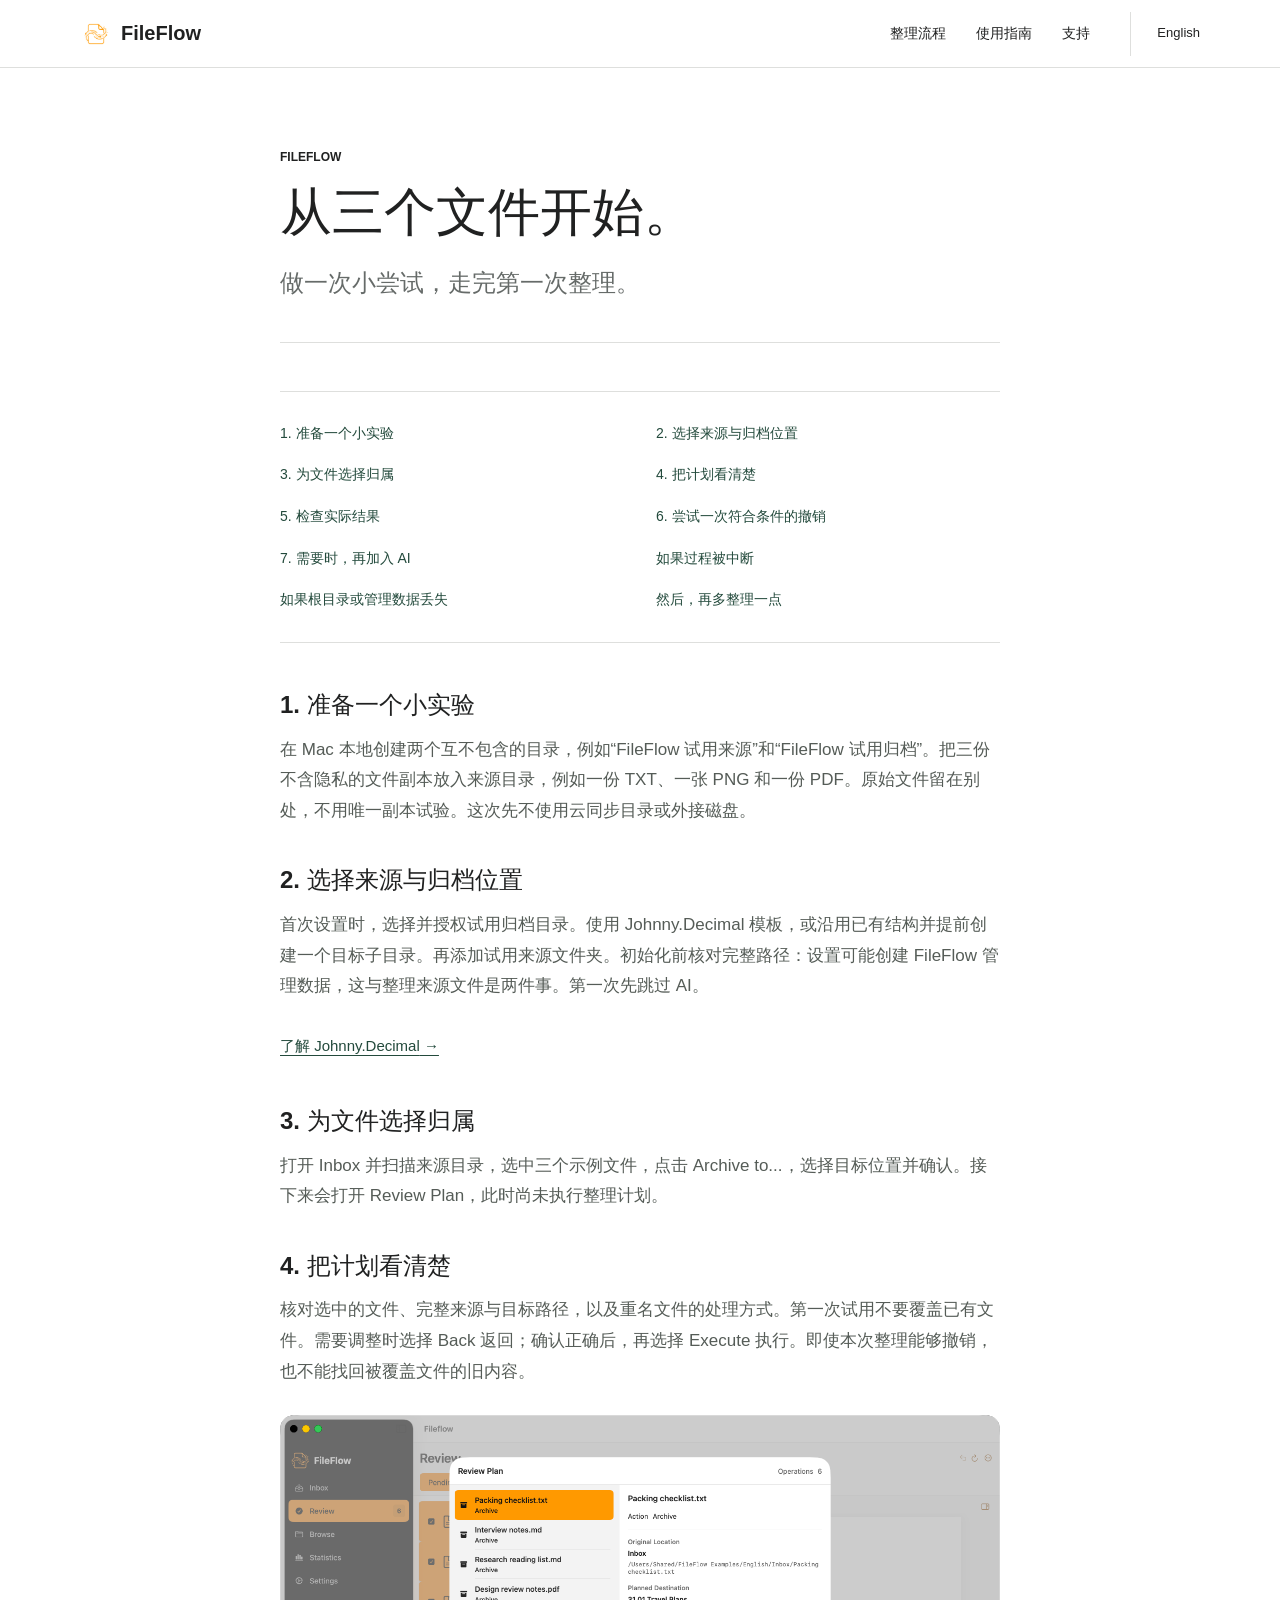
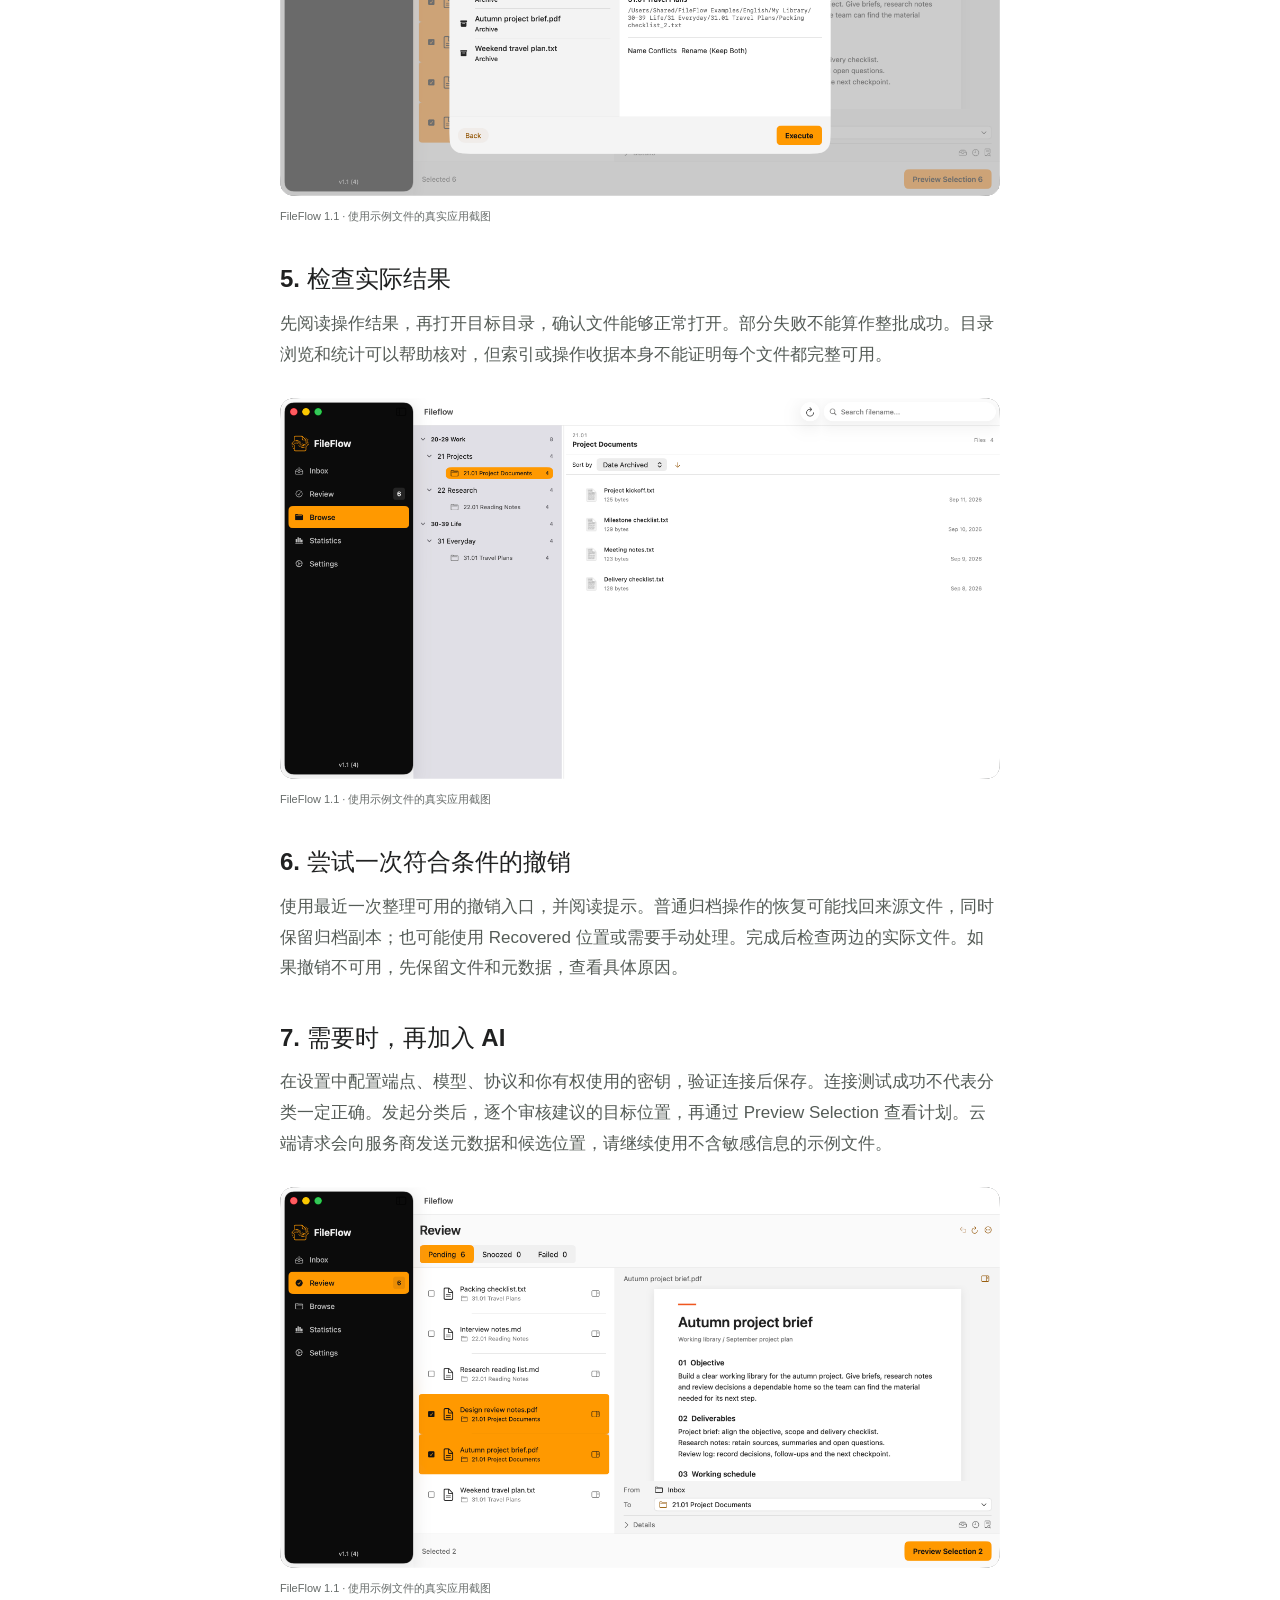
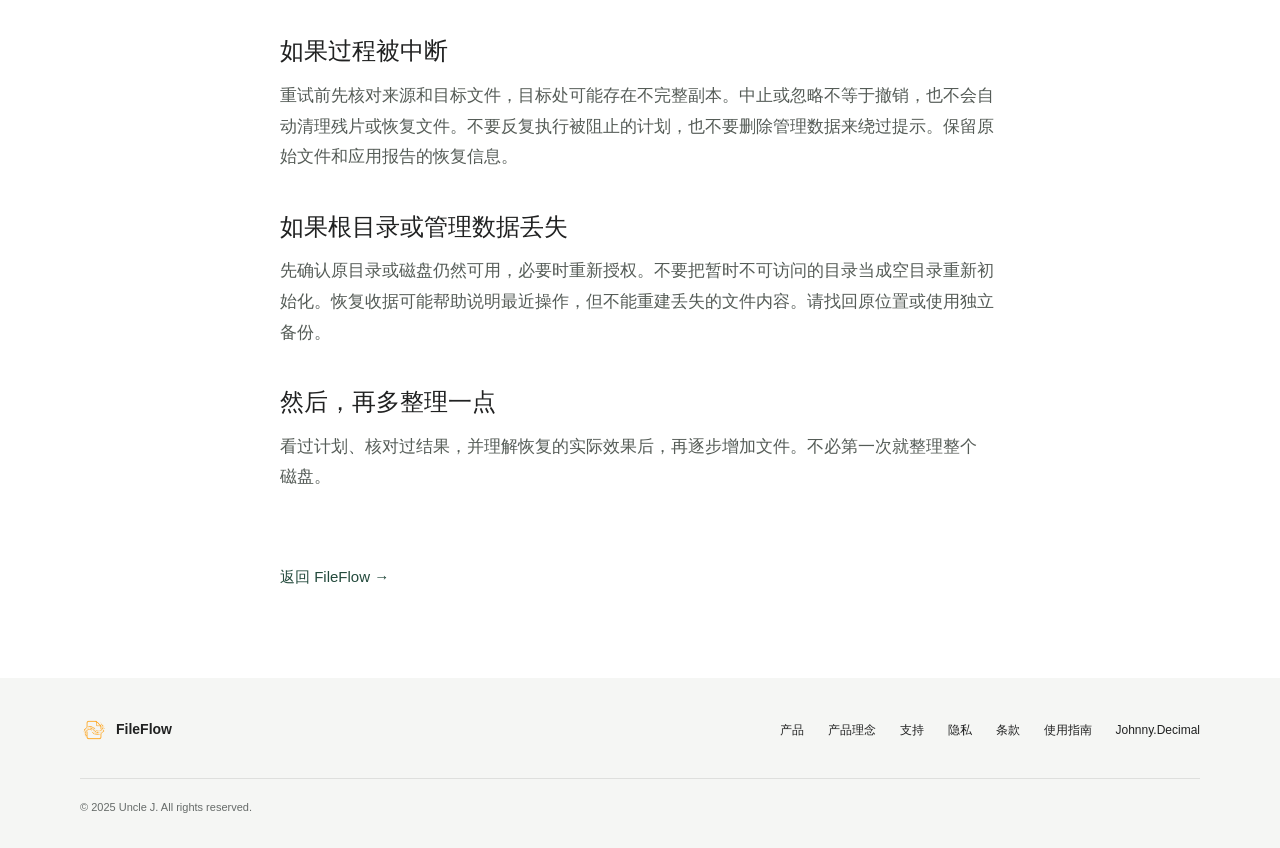
<file: zh/guide.html>
<!doctype html>
<!-- Generated by scripts/build.mjs. Edit content/site.mjs or the template, then rebuild. -->
<html lang="zh-Hans">
<head>
  <meta charset="utf-8">
  <meta name="viewport" content="width=device-width, initial-scale=1">
  <meta name="color-scheme" content="light">
  <title>从三个文件开始。 | FileFlow</title>
  <meta name="description" content="做一次小尝试，走完第一次整理。">
  <link rel="canonical" href="https://fileflow.theunclej.com/zh/guide.html">
  <link rel="alternate" hreflang="en" href="https://fileflow.theunclej.com/guide.html">
  <link rel="alternate" hreflang="zh-Hans" href="https://fileflow.theunclej.com/zh/guide.html">
  <link rel="alternate" hreflang="x-default" href="https://fileflow.theunclej.com/guide.html">
  <meta property="og:type" content="website">
  <meta property="og:title" content="从三个文件开始。 | FileFlow">
  <meta property="og:description" content="做一次小尝试，走完第一次整理。">
  <meta property="og:url" content="https://fileflow.theunclej.com/zh/guide.html">
  <meta property="og:image" content="https://fileflow.theunclej.com/images/v1.1/01-review-workflow.png">
  <meta property="og:locale" content="zh_CN">
  <link rel="icon" type="image/png" href="../images/v1.1/app-icon.png">
  <link rel="stylesheet" href="../site.css">
  <script src="../site.js" defer></script>
</head>
<body class="document">
  <a class="skip-link" href="#main">跳至正文</a>
  <header class="site-header"><div class="nav-inner">
    <a class="brand" href="/zh/" aria-label="FileFlow 首页"><img src="../images/v1.1/app-icon.png" width="32" height="32" alt="">FileFlow</a>
    <nav aria-label="主导航"><a href="/zh/#workflow">整理流程</a><a href="guide.html" aria-current="page">使用指南</a><a href="support.html">支持</a></nav>
    <a class="language" href="../guide.html" lang="en" hreflang="en">English</a>
  </div></header>
  <main id="main"><article class="document-body reading-width"><header class="document-header"><p class="eyebrow">FILEFLOW</p><h1>从三个文件开始。</h1><p class="document-lead">做一次小尝试，走完第一次整理。</p></header>
    <nav class="guide-toc" aria-label="本页目录"><a href="#step-1">1. 准备一个小实验</a><a href="#step-2">2. 选择来源与归档位置</a><a href="#step-3">3. 为文件选择归属</a><a href="#step-4">4. 把计划看清楚</a><a href="#step-5">5. 检查实际结果</a><a href="#step-6">6. 尝试一次符合条件的撤销</a><a href="#step-7">7. 需要时，再加入 AI</a><a href="#step-8">如果过程被中断</a><a href="#step-9">如果根目录或管理数据丢失</a><a href="#step-10">然后，再多整理一点</a></nav>

    <section id="step-1"><h2>1. 准备一个小实验</h2><p>在 Mac 本地创建两个互不包含的目录，例如“FileFlow 试用来源”和“FileFlow 试用归档”。把三份不含隐私的文件副本放入来源目录，例如一份 TXT、一张 PNG 和一份 PDF。原始文件留在别处，不用唯一副本试验。这次先不使用云同步目录或外接磁盘。</p></section><section id="step-2"><h2>2. 选择来源与归档位置</h2><p>首次设置时，选择并授权试用归档目录。使用 Johnny.Decimal 模板，或沿用已有结构并提前创建一个目标子目录。再添加试用来源文件夹。初始化前核对完整路径：设置可能创建 FileFlow 管理数据，这与整理来源文件是两件事。第一次先跳过 AI。</p><a class="text-link" href="johnny-decimal.html">了解 Johnny.Decimal<span aria-hidden="true"> →</span></a></section><section id="step-3"><h2>3. 为文件选择归属</h2><p>打开 Inbox 并扫描来源目录，选中三个示例文件，点击 Archive to...，选择目标位置并确认。接下来会打开 Review Plan，此时尚未执行整理计划。</p></section><section id="step-4"><h2>4. 把计划看清楚</h2><p>核对选中的文件、完整来源与目标路径，以及重名文件的处理方式。第一次试用不要覆盖已有文件。需要调整时选择 Back 返回；确认正确后，再选择 Execute 执行。即使本次整理能够撤销，也不能找回被覆盖文件的旧内容。</p><figure class="guide-figure"><a href="../images/v1.1/02-plan-commit.png" data-zoom aria-label="放大截图: FileFlow 整理计划：展示来源路径、目标路径以及保留两个文件的重名策略，界面为英文"><img src="../images/v1.1/02-plan-commit.png" width="2720" height="1440" loading="lazy" alt="FileFlow 整理计划：展示来源路径、目标路径以及保留两个文件的重名策略，界面为英文"></a><figcaption>FileFlow 1.1 · 使用示例文件的真实应用截图</figcaption></figure></section><section id="step-5"><h2>5. 检查实际结果</h2><p>先阅读操作结果，再打开目标目录，确认文件能够正常打开。部分失败不能算作整批成功。目录浏览和统计可以帮助核对，但索引或操作收据本身不能证明每个文件都完整可用。</p><figure class="guide-figure"><a href="../images/v1.1/03-browse-structure.png" data-zoom aria-label="放大截图: FileFlow 目录浏览：展开的文件夹树与项目文档，界面为英文"><img src="../images/v1.1/03-browse-structure.png" width="2720" height="1440" loading="lazy" alt="FileFlow 目录浏览：展开的文件夹树与项目文档，界面为英文"></a><figcaption>FileFlow 1.1 · 使用示例文件的真实应用截图</figcaption></figure></section><section id="step-6"><h2>6. 尝试一次符合条件的撤销</h2><p>使用最近一次整理可用的撤销入口，并阅读提示。普通归档操作的恢复可能找回来源文件，同时保留归档副本；也可能使用 Recovered 位置或需要手动处理。完成后检查两边的实际文件。如果撤销不可用，先保留文件和元数据，查看具体原因。</p></section><section id="step-7"><h2>7. 需要时，再加入 AI</h2><p>在设置中配置端点、模型、协议和你有权使用的密钥，验证连接后保存。连接测试成功不代表分类一定正确。发起分类后，逐个审核建议的目标位置，再通过 Preview Selection 查看计划。云端请求会向服务商发送元数据和候选位置，请继续使用不含敏感信息的示例文件。</p><figure class="guide-figure"><a href="../images/v1.1/01-review-workflow.png" data-zoom aria-label="放大截图: FileFlow 1.1 审核工作区：示例文件、文档预览和目标位置选择，界面为英文"><img src="../images/v1.1/01-review-workflow.png" width="2720" height="1440" loading="lazy" alt="FileFlow 1.1 审核工作区：示例文件、文档预览和目标位置选择，界面为英文"></a><figcaption>FileFlow 1.1 · 使用示例文件的真实应用截图</figcaption></figure></section><section id="step-8"><h2>如果过程被中断</h2><p>重试前先核对来源和目标文件，目标处可能存在不完整副本。中止或忽略不等于撤销，也不会自动清理残片或恢复文件。不要反复执行被阻止的计划，也不要删除管理数据来绕过提示。保留原始文件和应用报告的恢复信息。</p></section><section id="step-9"><h2>如果根目录或管理数据丢失</h2><p>先确认原目录或磁盘仍然可用，必要时重新授权。不要把暂时不可访问的目录当成空目录重新初始化。恢复收据可能帮助说明最近操作，但不能重建丢失的文件内容。请找回原位置或使用独立备份。</p></section><section id="step-10"><h2>然后，再多整理一点</h2><p>看过计划、核对过结果，并理解恢复的实际效果后，再逐步增加文件。不必第一次就整理整个磁盘。</p></section>
    <a class="text-link" href="/zh/">返回 FileFlow<span aria-hidden="true"> →</span></a></article></main>
  <footer class="site-footer"><div class="footer-inner">
    <div class="footer-brand"><img src="../images/v1.1/app-icon.png" width="28" height="28" alt=""><span>FileFlow</span></div>
    <nav aria-label="页脚导航"><a href="/zh/">产品</a><a href="philosophy.html">产品理念</a><a href="support.html">支持</a><a href="privacy.html">隐私</a><a href="terms.html">条款</a><a href="guide.html" aria-current="page">使用指南</a><a href="johnny-decimal.html">Johnny.Decimal</a></nav>
    <p>© 2025 Uncle J. All rights reserved.</p>
  </div></footer>
  <dialog class="image-dialog" aria-label="放大截图"><button class="dialog-close" type="button" aria-label="关闭截图" title="关闭截图"><span aria-hidden="true">×</span></button><img width="2720" height="1440" alt=""></dialog>
</body>
</html>
</file>
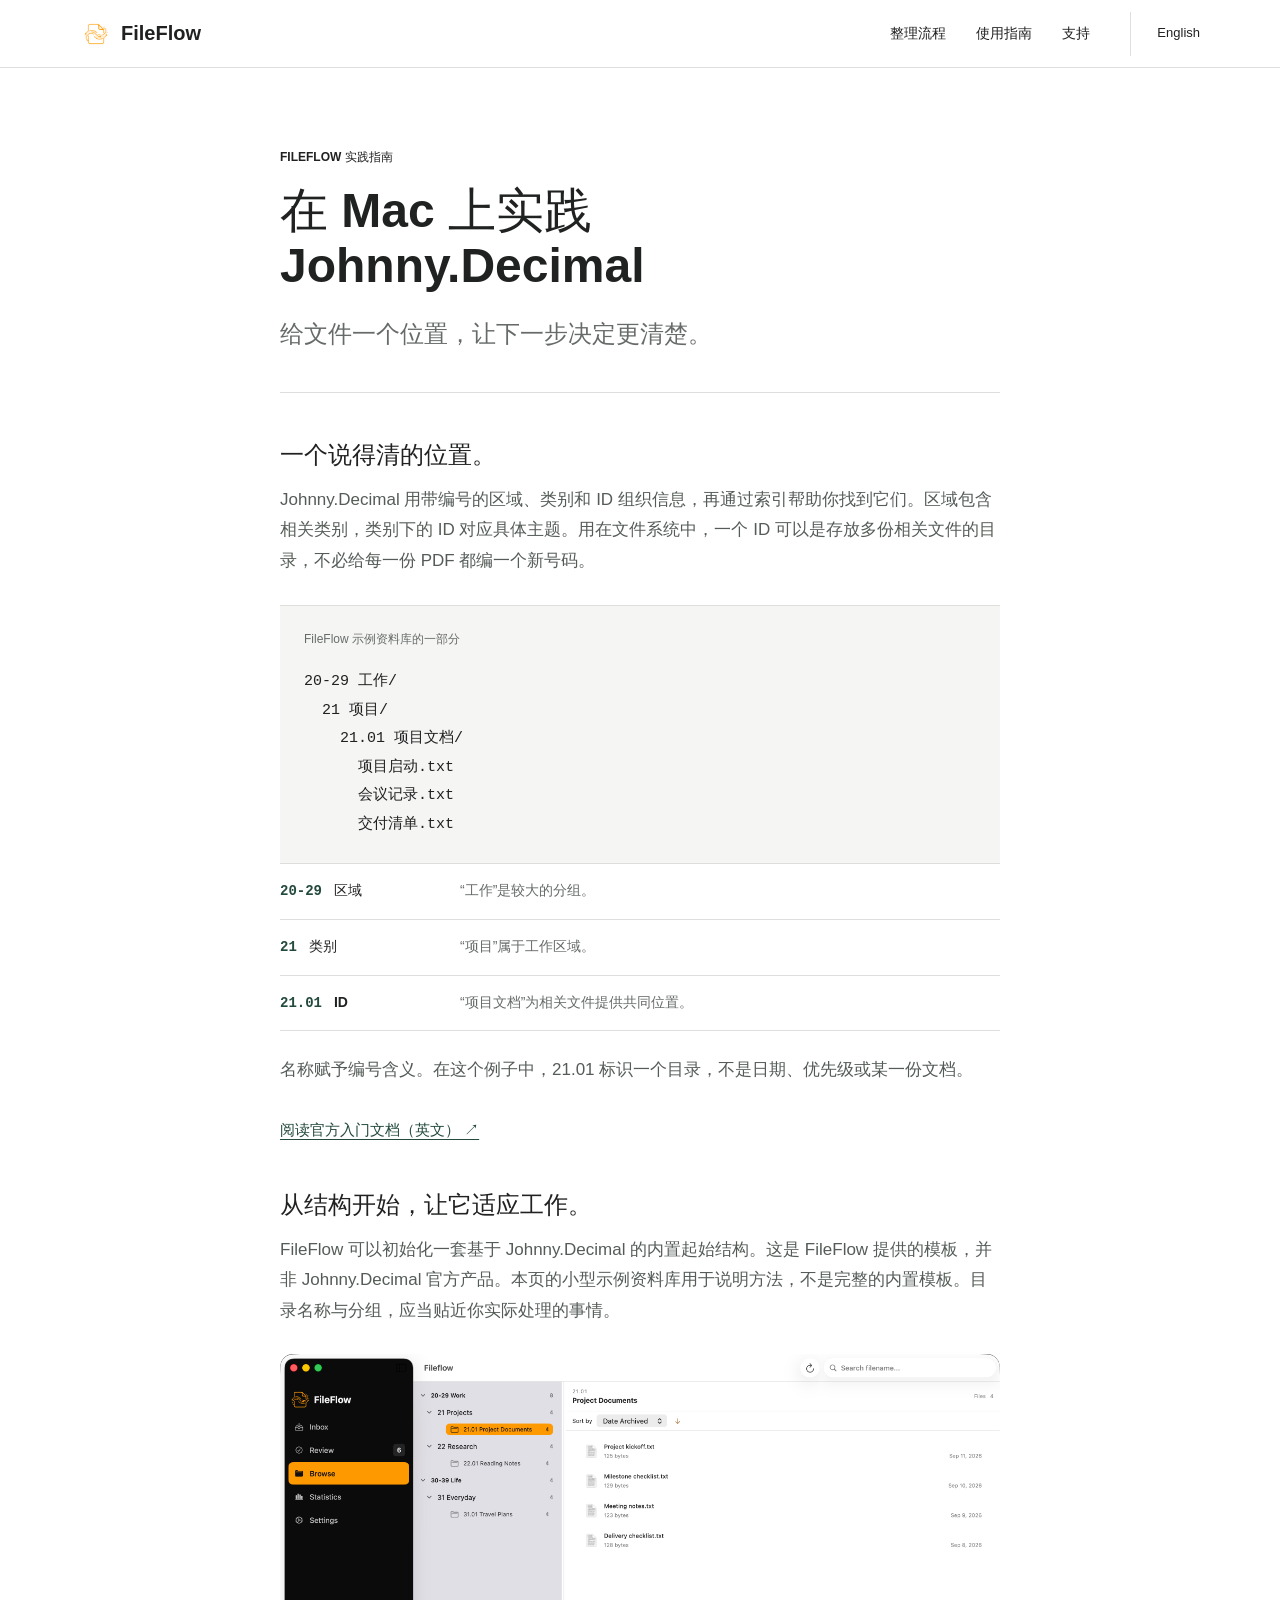
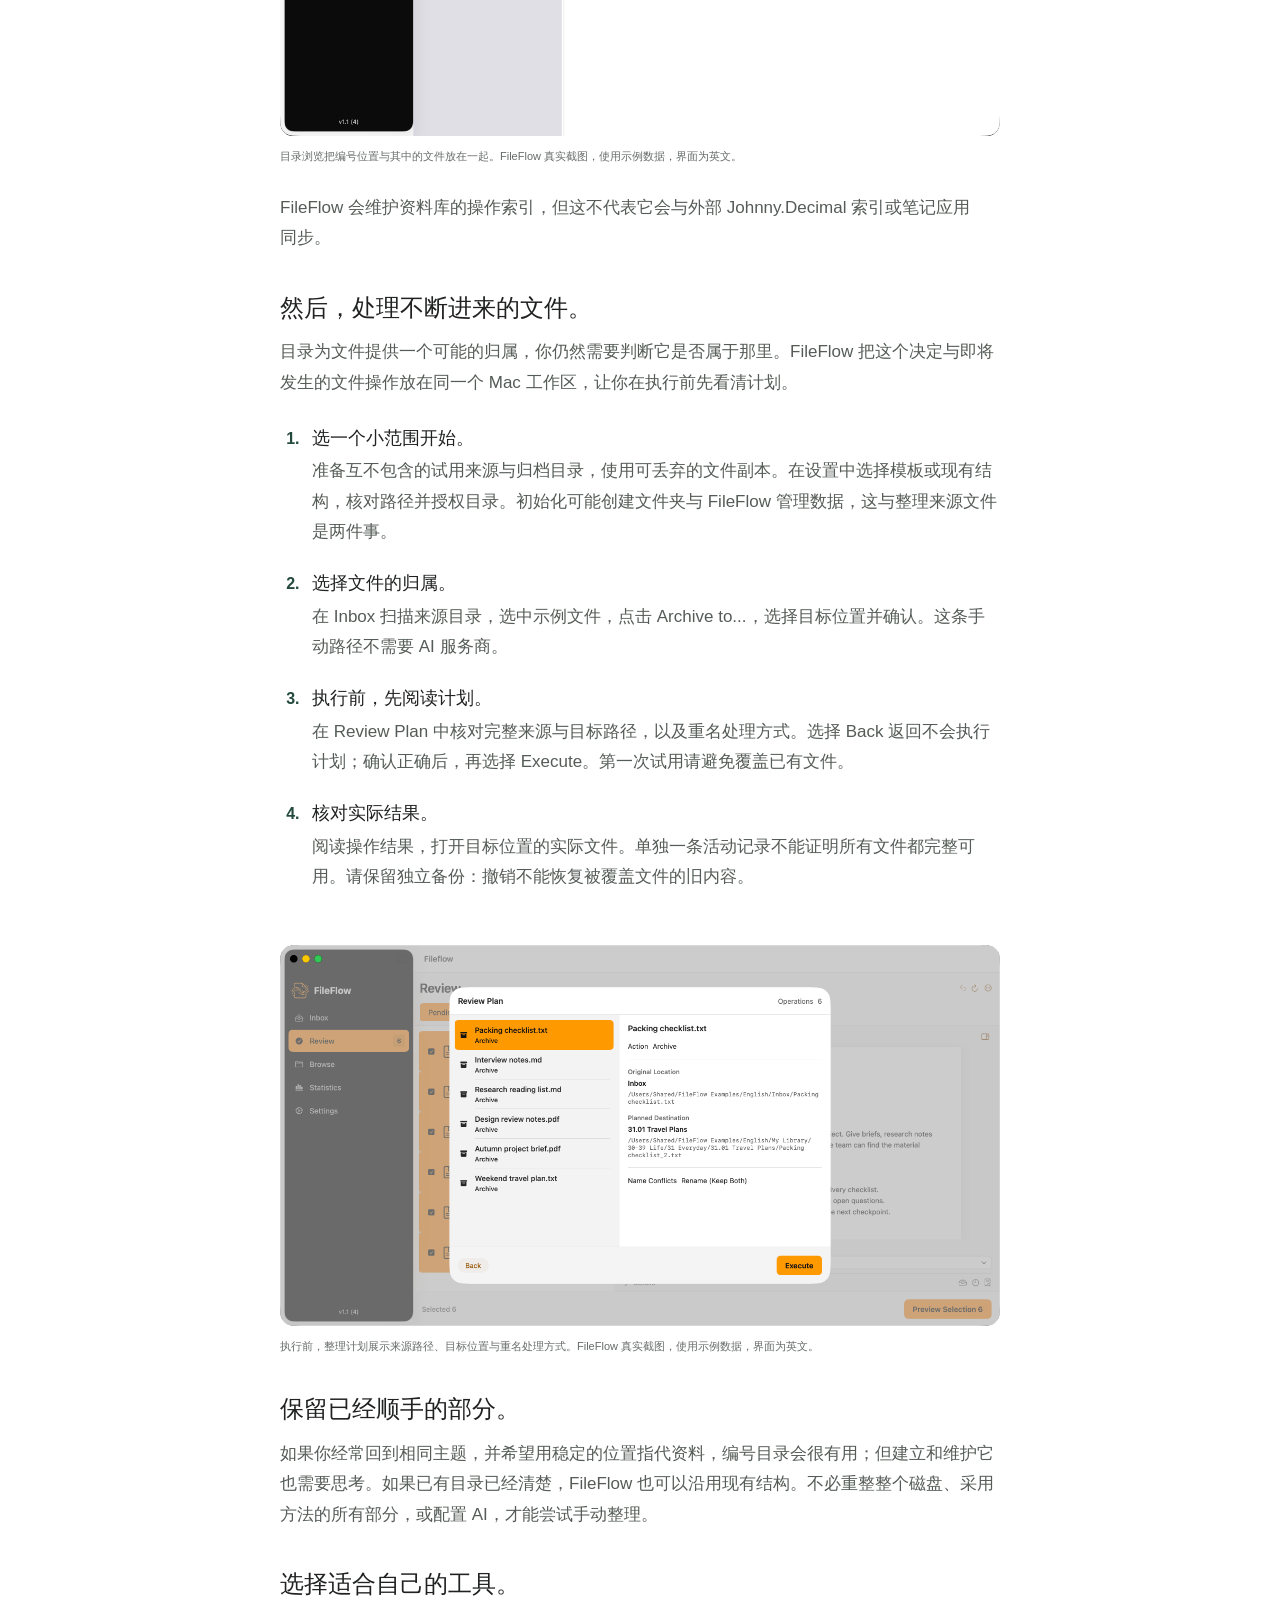
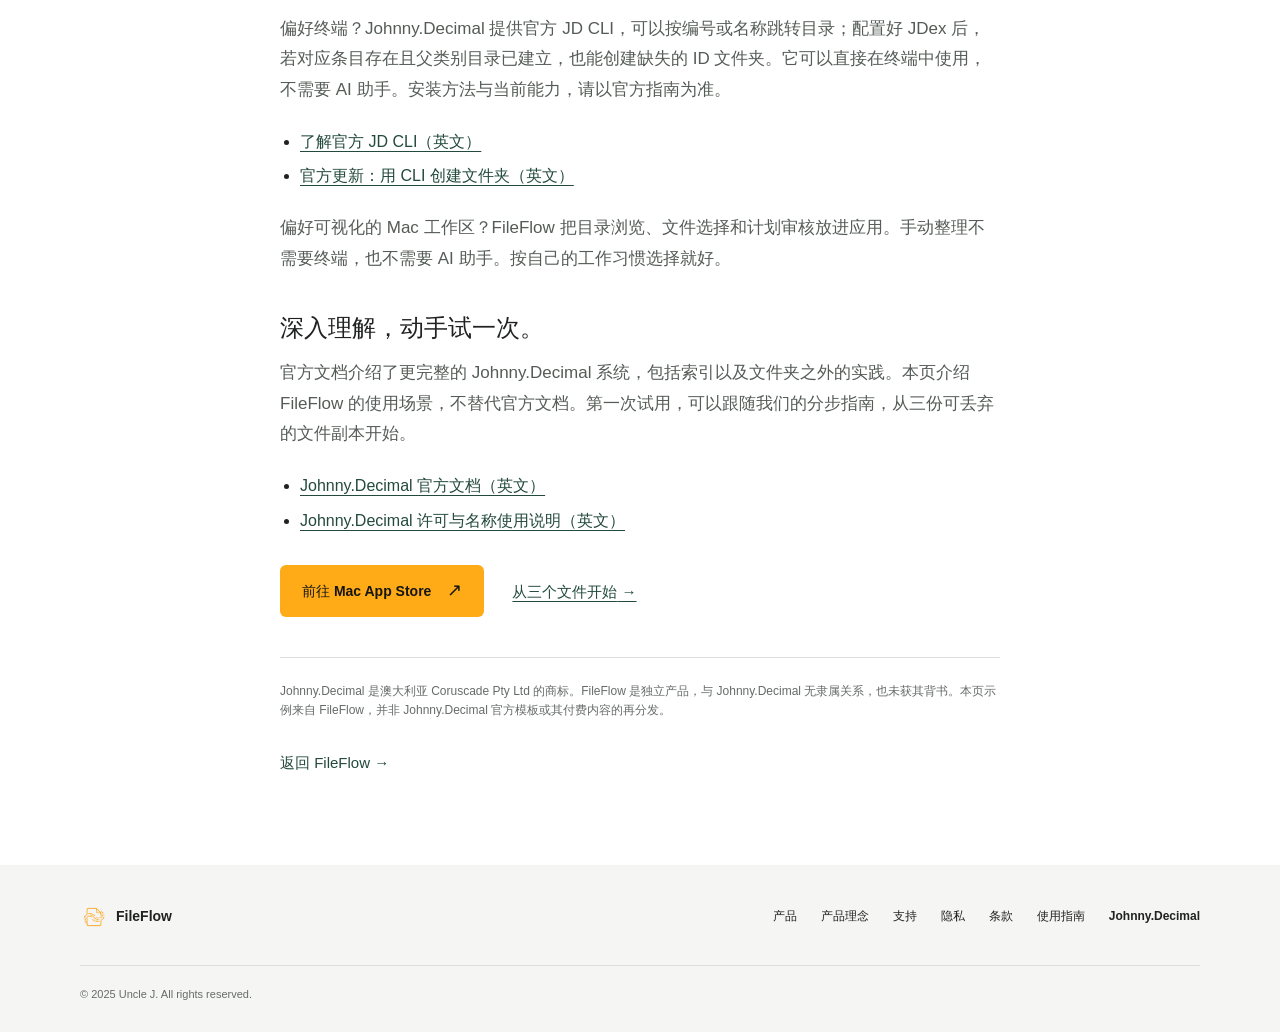
<file: zh/johnny-decimal.html>
<!doctype html>
<!-- Generated by scripts/build.mjs. Edit content/site.mjs or the template, then rebuild. -->
<html lang="zh-Hans">
<head>
  <meta charset="utf-8">
  <meta name="viewport" content="width=device-width, initial-scale=1">
  <meta name="color-scheme" content="light">
  <title>在 Mac 上实践 Johnny.Decimal | FileFlow</title>
  <meta name="description" content="先理解编号目录，再用 FileFlow 处理实际文件。从一个具体示例开始，走进真实的 Mac 整理流程。">
  <link rel="canonical" href="https://fileflow.theunclej.com/zh/johnny-decimal.html">
  <link rel="alternate" hreflang="en" href="https://fileflow.theunclej.com/johnny-decimal.html">
  <link rel="alternate" hreflang="zh-Hans" href="https://fileflow.theunclej.com/zh/johnny-decimal.html">
  <link rel="alternate" hreflang="x-default" href="https://fileflow.theunclej.com/johnny-decimal.html">
  <meta property="og:type" content="website">
  <meta property="og:title" content="在 Mac 上实践 Johnny.Decimal | FileFlow">
  <meta property="og:description" content="先理解编号目录，再用 FileFlow 处理实际文件。从一个具体示例开始，走进真实的 Mac 整理流程。">
  <meta property="og:url" content="https://fileflow.theunclej.com/zh/johnny-decimal.html">
  <meta property="og:image" content="https://fileflow.theunclej.com/images/v1.1/01-review-workflow.png">
  <meta property="og:locale" content="zh_CN">
  <link rel="icon" type="image/png" href="../images/v1.1/app-icon.png">
  <link rel="stylesheet" href="../site.css">
  <script src="../site.js" defer></script>
</head>
<body class="document">
  <a class="skip-link" href="#main">跳至正文</a>
  <header class="site-header"><div class="nav-inner">
    <a class="brand" href="/zh/" aria-label="FileFlow 首页"><img src="../images/v1.1/app-icon.png" width="32" height="32" alt="">FileFlow</a>
    <nav aria-label="主导航"><a href="/zh/#workflow">整理流程</a><a href="guide.html">使用指南</a><a href="support.html">支持</a></nav>
    <a class="language" href="../johnny-decimal.html" lang="en" hreflang="en">English</a>
  </div></header>
  <main id="main"><article class="document-body reading-width method-body"><header class="document-header"><p class="eyebrow">FILEFLOW 实践指南</p><h1>在 Mac 上实践 <br>Johnny.Decimal</h1><p class="document-lead">给文件一个位置，让下一步决定更清楚。</p></header>
    <section id="method-1"><h2>一个说得清的位置。</h2><p>Johnny.Decimal 用带编号的区域、类别和 ID 组织信息，再通过索引帮助你找到它们。区域包含相关类别，类别下的 ID 对应具体主题。用在文件系统中，一个 ID 可以是存放多份相关文件的目录，不必给每一份 PDF 都编一个新号码。</p><figure class="method-example"><figcaption>FileFlow 示例资料库的一部分</figcaption><pre><code>20-29 工作/
  21 项目/
    21.01 项目文档/
      项目启动.txt
      会议记录.txt
      交付清单.txt</code></pre></figure><dl class="method-key"><div><dt><code>20-29</code> 区域</dt><dd>“工作”是较大的分组。</dd></div><div><dt><code>21</code> 类别</dt><dd>“项目”属于工作区域。</dd></div><div><dt><code>21.01</code> ID</dt><dd>“项目文档”为相关文件提供共同位置。</dd></div></dl><p>名称赋予编号含义。在这个例子中，21.01 标识一个目录，不是日期、优先级或某一份文档。</p><a class="text-link" href="https://johnnydecimal.com/documentation/introduction">阅读官方入门文档（英文）<span aria-hidden="true"> ↗</span></a></section><section id="method-2"><h2>从结构开始，让它适应工作。</h2><p>FileFlow 可以初始化一套基于 Johnny.Decimal 的内置起始结构。这是 FileFlow 提供的模板，并非 Johnny.Decimal 官方产品。本页的小型示例资料库用于说明方法，不是完整的内置模板。目录名称与分组，应当贴近你实际处理的事情。</p><figure class="guide-figure"><a href="../images/v1.1/03-browse-structure.png" data-zoom aria-label="放大截图: FileFlow 目录浏览：展开的文件夹树与项目文档，界面为英文"><img src="../images/v1.1/03-browse-structure.png" width="2720" height="1440" loading="lazy" alt="FileFlow 目录浏览：展开的文件夹树与项目文档，界面为英文"></a><figcaption>目录浏览把编号位置与其中的文件放在一起。FileFlow 真实截图，使用示例数据，界面为英文。</figcaption></figure><p>FileFlow 会维护资料库的操作索引，但这不代表它会与外部 Johnny.Decimal 索引或笔记应用同步。</p></section><section id="method-3"><h2>然后，处理不断进来的文件。</h2><p>目录为文件提供一个可能的归属，你仍然需要判断它是否属于那里。FileFlow 把这个决定与即将发生的文件操作放在同一个 Mac 工作区，让你在执行前先看清计划。</p><ol class="method-steps"><li><h3>选一个小范围开始。</h3><p>准备互不包含的试用来源与归档目录，使用可丢弃的文件副本。在设置中选择模板或现有结构，核对路径并授权目录。初始化可能创建文件夹与 FileFlow 管理数据，这与整理来源文件是两件事。</p></li><li><h3>选择文件的归属。</h3><p>在 Inbox 扫描来源目录，选中示例文件，点击 Archive to...，选择目标位置并确认。这条手动路径不需要 AI 服务商。</p></li><li><h3>执行前，先阅读计划。</h3><p>在 Review Plan 中核对完整来源与目标路径，以及重名处理方式。选择 Back 返回不会执行计划；确认正确后，再选择 Execute。第一次试用请避免覆盖已有文件。</p></li><li><h3>核对实际结果。</h3><p>阅读操作结果，打开目标位置的实际文件。单独一条活动记录不能证明所有文件都完整可用。请保留独立备份：撤销不能恢复被覆盖文件的旧内容。</p></li></ol><figure class="guide-figure"><a href="../images/v1.1/02-plan-commit.png" data-zoom aria-label="放大截图: FileFlow 整理计划：展示来源路径、目标路径以及保留两个文件的重名策略，界面为英文"><img src="../images/v1.1/02-plan-commit.png" width="2720" height="1440" loading="lazy" alt="FileFlow 整理计划：展示来源路径、目标路径以及保留两个文件的重名策略，界面为英文"></a><figcaption>执行前，整理计划展示来源路径、目标位置与重名处理方式。FileFlow 真实截图，使用示例数据，界面为英文。</figcaption></figure></section><section id="method-4"><h2>保留已经顺手的部分。</h2><p>如果你经常回到相同主题，并希望用稳定的位置指代资料，编号目录会很有用；但建立和维护它也需要思考。如果已有目录已经清楚，FileFlow 也可以沿用现有结构。不必重整整个磁盘、采用方法的所有部分，或配置 AI，才能尝试手动整理。</p></section><section id="official-tools"><h2>选择适合自己的工具。</h2><p>偏好终端？Johnny.Decimal 提供官方 JD CLI，可以按编号或名称跳转目录；配置好 JDex 后，若对应条目存在且父类别目录已建立，也能创建缺失的 ID 文件夹。它可以直接在终端中使用，不需要 AI 助手。安装方法与当前能力，请以官方指南为准。</p><ul class="method-resources"><li><a href="https://johnnydecimal.com/jdhq/jd-cli">了解官方 JD CLI（英文）</a></li><li><a href="https://johnnydecimal.com/blog/0245-jd-cli-now-creates-folders">官方更新：用 CLI 创建文件夹（英文）</a></li></ul><p>偏好可视化的 Mac 工作区？FileFlow 把目录浏览、文件选择和计划审核放进应用。手动整理不需要终端，也不需要 AI 助手。按自己的工作习惯选择就好。</p></section><section id="method-5"><h2>深入理解，动手试一次。</h2><p>官方文档介绍了更完整的 Johnny.Decimal 系统，包括索引以及文件夹之外的实践。本页介绍 FileFlow 的使用场景，不替代官方文档。第一次试用，可以跟随我们的分步指南，从三份可丢弃的文件副本开始。</p><ul class="method-resources"><li><a href="https://johnnydecimal.com/documentation">Johnny.Decimal 官方文档（英文）</a></li><li><a href="https://johnnydecimal.com/support/about-legal/licence">Johnny.Decimal 许可与名称使用说明（英文）</a></li></ul><div class="method-actions"><a class="button" href="https://apps.apple.com/app/fileflow-file-organizer/id6756985211?mt=12">前往 Mac App Store<span aria-hidden="true">↗</span></a><a class="text-link" href="guide.html">从三个文件开始<span aria-hidden="true"> →</span></a></div></section>
    <p class="method-attribution">Johnny.Decimal 是澳大利亚 Coruscade Pty Ltd 的商标。FileFlow 是独立产品，与 Johnny.Decimal 无隶属关系，也未获其背书。本页示例来自 FileFlow，并非 Johnny.Decimal 官方模板或其付费内容的再分发。</p>
    <a class="text-link" href="/zh/">返回 FileFlow<span aria-hidden="true"> →</span></a></article></main>
  <footer class="site-footer"><div class="footer-inner">
    <div class="footer-brand"><img src="../images/v1.1/app-icon.png" width="28" height="28" alt=""><span>FileFlow</span></div>
    <nav aria-label="页脚导航"><a href="/zh/">产品</a><a href="philosophy.html">产品理念</a><a href="support.html">支持</a><a href="privacy.html">隐私</a><a href="terms.html">条款</a><a href="guide.html">使用指南</a><a href="johnny-decimal.html" aria-current="page">Johnny.Decimal</a></nav>
    <p>© 2025 Uncle J. All rights reserved.</p>
  </div></footer>
  <dialog class="image-dialog" aria-label="放大截图"><button class="dialog-close" type="button" aria-label="关闭截图" title="关闭截图"><span aria-hidden="true">×</span></button><img width="2720" height="1440" alt=""></dialog>
</body>
</html>
</file>
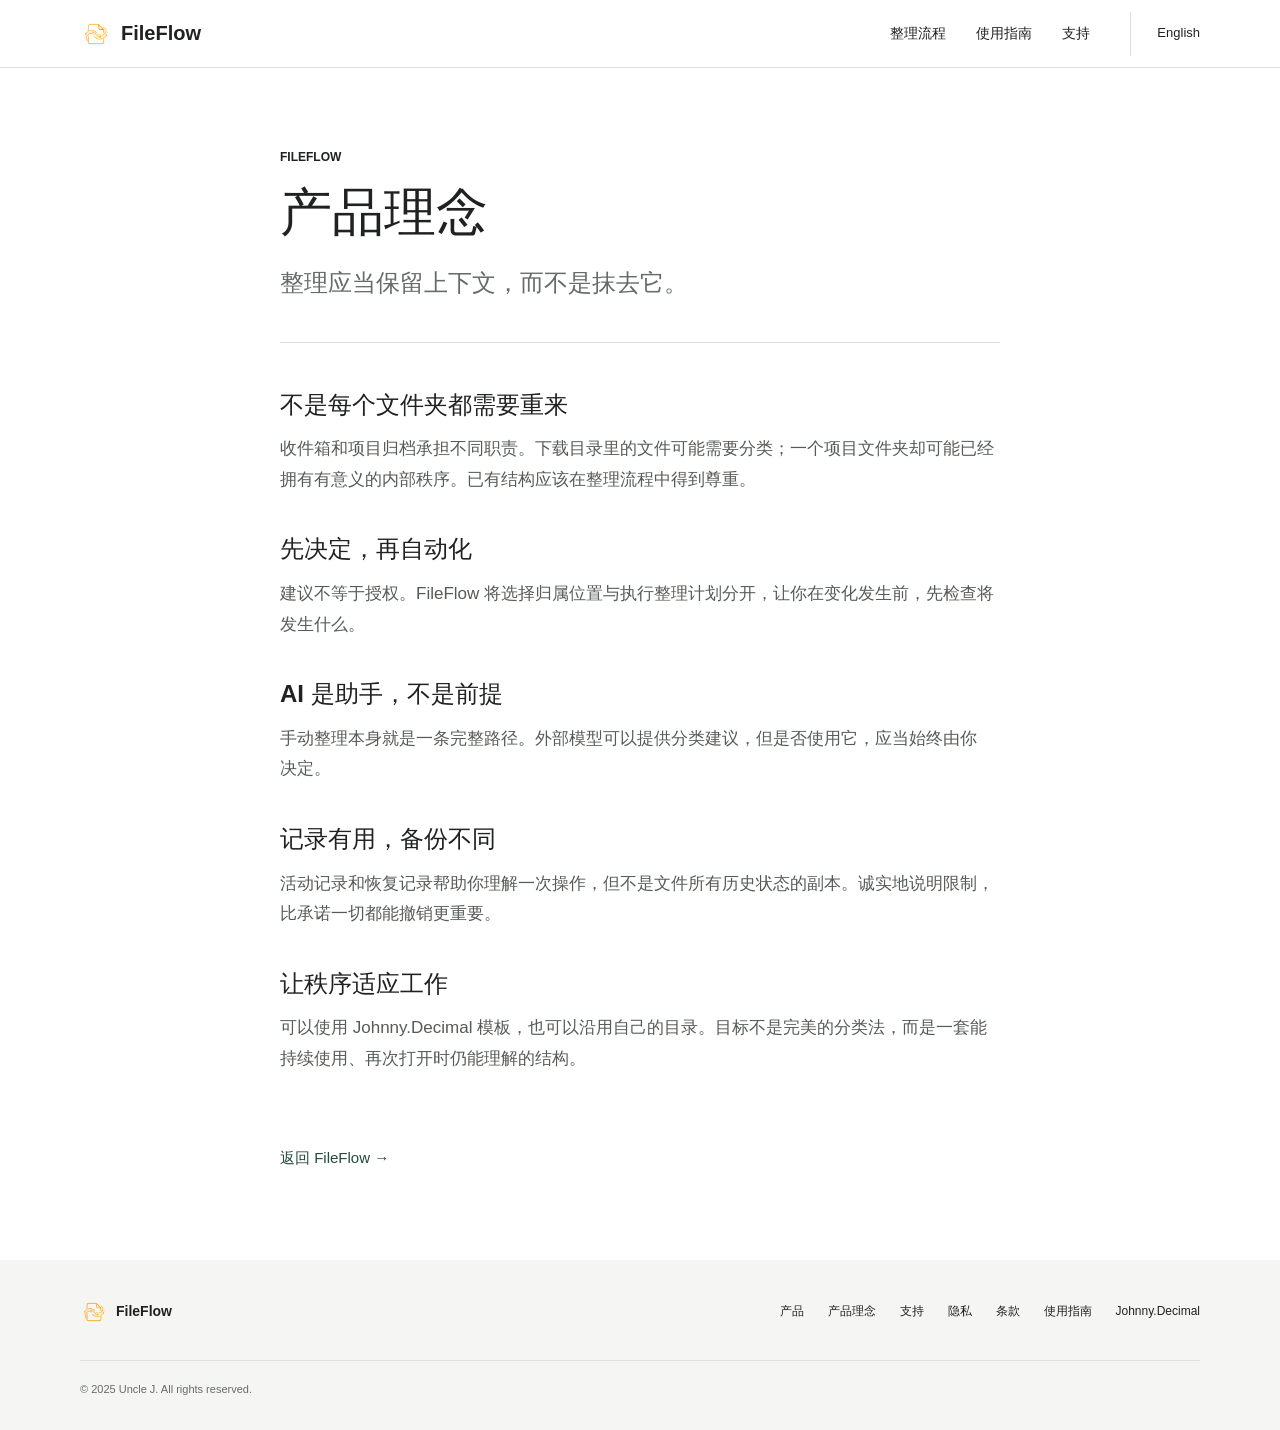
<file: zh/philosophy.html>
<!doctype html>
<!-- Generated by scripts/build.mjs. Edit content/site.mjs or the template, then rebuild. -->
<html lang="zh-Hans">
<head>
  <meta charset="utf-8">
  <meta name="viewport" content="width=device-width, initial-scale=1">
  <meta name="color-scheme" content="light">
  <title>产品理念 | FileFlow</title>
  <meta name="description" content="整理应当保留上下文，而不是抹去它。">
  <link rel="canonical" href="https://fileflow.theunclej.com/zh/philosophy.html">
  <link rel="alternate" hreflang="en" href="https://fileflow.theunclej.com/philosophy.html">
  <link rel="alternate" hreflang="zh-Hans" href="https://fileflow.theunclej.com/zh/philosophy.html">
  <link rel="alternate" hreflang="x-default" href="https://fileflow.theunclej.com/philosophy.html">
  <meta property="og:type" content="website">
  <meta property="og:title" content="产品理念 | FileFlow">
  <meta property="og:description" content="整理应当保留上下文，而不是抹去它。">
  <meta property="og:url" content="https://fileflow.theunclej.com/zh/philosophy.html">
  <meta property="og:image" content="https://fileflow.theunclej.com/images/v1.1/01-review-workflow.png">
  <meta property="og:locale" content="zh_CN">
  <link rel="icon" type="image/png" href="../images/v1.1/app-icon.png">
  <link rel="stylesheet" href="../site.css">
  <script src="../site.js" defer></script>
</head>
<body class="document">
  <a class="skip-link" href="#main">跳至正文</a>
  <header class="site-header"><div class="nav-inner">
    <a class="brand" href="/zh/" aria-label="FileFlow 首页"><img src="../images/v1.1/app-icon.png" width="32" height="32" alt="">FileFlow</a>
    <nav aria-label="主导航"><a href="/zh/#workflow">整理流程</a><a href="guide.html">使用指南</a><a href="support.html">支持</a></nav>
    <a class="language" href="../philosophy.html" lang="en" hreflang="en">English</a>
  </div></header>
  <main id="main"><article class="document-body reading-width"><header class="document-header"><p class="eyebrow">FILEFLOW</p><h1>产品理念</h1><p class="document-lead">整理应当保留上下文，而不是抹去它。</p></header>


    <section id="step-1"><h2>不是每个文件夹都需要重来</h2><p>收件箱和项目归档承担不同职责。下载目录里的文件可能需要分类；一个项目文件夹却可能已经拥有有意义的内部秩序。已有结构应该在整理流程中得到尊重。</p></section><section id="step-2"><h2>先决定，再自动化</h2><p>建议不等于授权。FileFlow 将选择归属位置与执行整理计划分开，让你在变化发生前，先检查将发生什么。</p></section><section id="step-3"><h2>AI 是助手，不是前提</h2><p>手动整理本身就是一条完整路径。外部模型可以提供分类建议，但是否使用它，应当始终由你决定。</p></section><section id="step-4"><h2>记录有用，备份不同</h2><p>活动记录和恢复记录帮助你理解一次操作，但不是文件所有历史状态的副本。诚实地说明限制，比承诺一切都能撤销更重要。</p></section><section id="step-5"><h2>让秩序适应工作</h2><p>可以使用 Johnny.Decimal 模板，也可以沿用自己的目录。目标不是完美的分类法，而是一套能持续使用、再次打开时仍能理解的结构。</p></section>
    <a class="text-link" href="/zh/">返回 FileFlow<span aria-hidden="true"> →</span></a></article></main>
  <footer class="site-footer"><div class="footer-inner">
    <div class="footer-brand"><img src="../images/v1.1/app-icon.png" width="28" height="28" alt=""><span>FileFlow</span></div>
    <nav aria-label="页脚导航"><a href="/zh/">产品</a><a href="philosophy.html" aria-current="page">产品理念</a><a href="support.html">支持</a><a href="privacy.html">隐私</a><a href="terms.html">条款</a><a href="guide.html">使用指南</a><a href="johnny-decimal.html">Johnny.Decimal</a></nav>
    <p>© 2025 Uncle J. All rights reserved.</p>
  </div></footer>
  <dialog class="image-dialog" aria-label="放大截图"><button class="dialog-close" type="button" aria-label="关闭截图" title="关闭截图"><span aria-hidden="true">×</span></button><img width="2720" height="1440" alt=""></dialog>
</body>
</html>
</file>
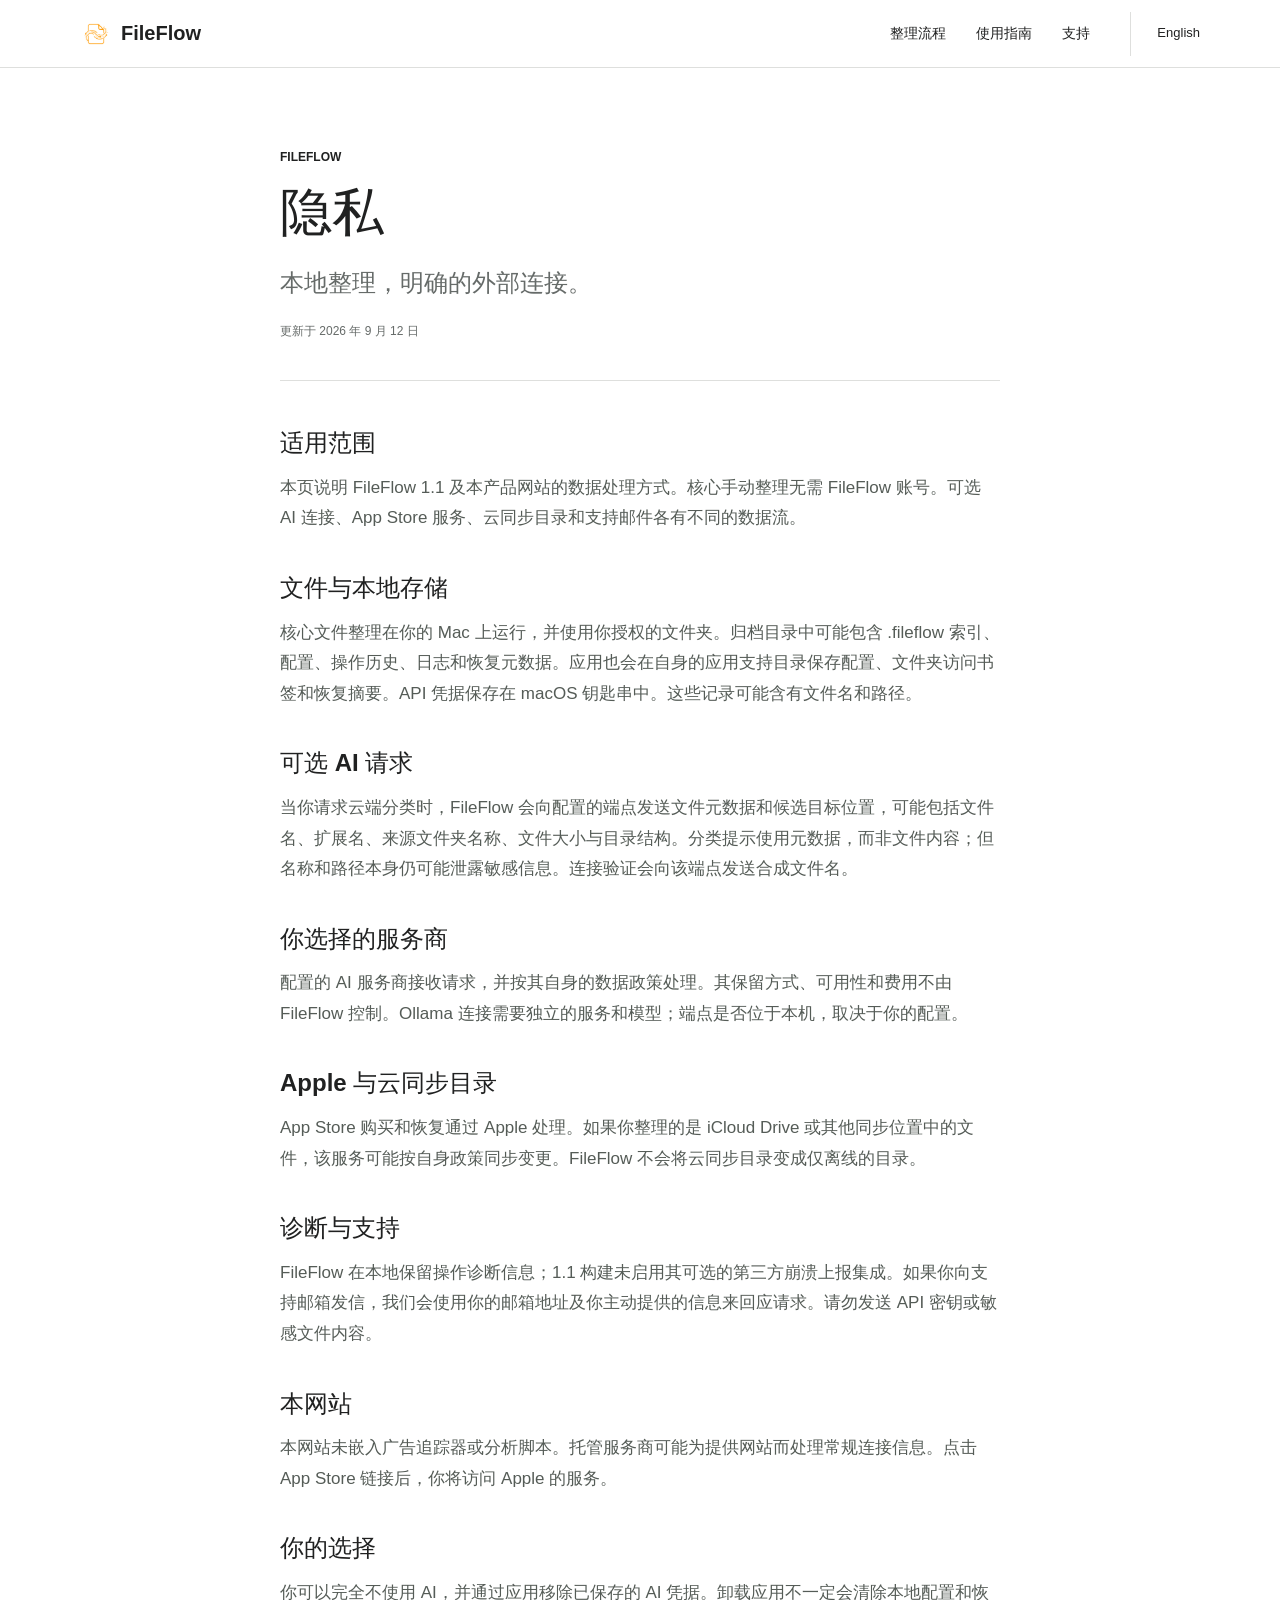
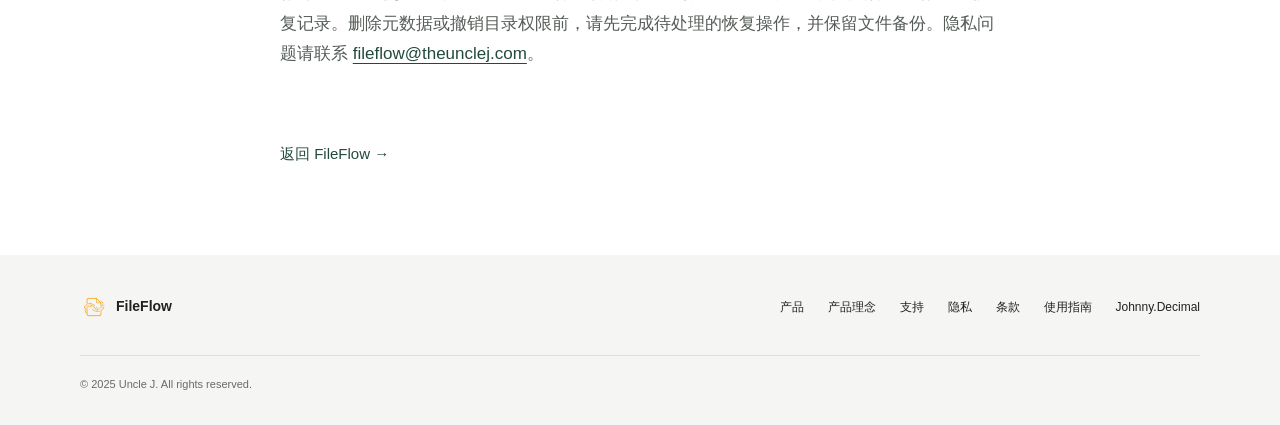
<file: zh/privacy.html>
<!doctype html>
<!-- Generated by scripts/build.mjs. Edit content/site.mjs or the template, then rebuild. -->
<html lang="zh-Hans">
<head>
  <meta charset="utf-8">
  <meta name="viewport" content="width=device-width, initial-scale=1">
  <meta name="color-scheme" content="light">
  <title>隐私 | FileFlow</title>
  <meta name="description" content="本地整理，明确的外部连接。">
  <link rel="canonical" href="https://fileflow.theunclej.com/zh/privacy.html">
  <link rel="alternate" hreflang="en" href="https://fileflow.theunclej.com/privacy.html">
  <link rel="alternate" hreflang="zh-Hans" href="https://fileflow.theunclej.com/zh/privacy.html">
  <link rel="alternate" hreflang="x-default" href="https://fileflow.theunclej.com/privacy.html">
  <meta property="og:type" content="website">
  <meta property="og:title" content="隐私 | FileFlow">
  <meta property="og:description" content="本地整理，明确的外部连接。">
  <meta property="og:url" content="https://fileflow.theunclej.com/zh/privacy.html">
  <meta property="og:image" content="https://fileflow.theunclej.com/images/v1.1/01-review-workflow.png">
  <meta property="og:locale" content="zh_CN">
  <link rel="icon" type="image/png" href="../images/v1.1/app-icon.png">
  <link rel="stylesheet" href="../site.css">
  <script src="../site.js" defer></script>
</head>
<body class="document">
  <a class="skip-link" href="#main">跳至正文</a>
  <header class="site-header"><div class="nav-inner">
    <a class="brand" href="/zh/" aria-label="FileFlow 首页"><img src="../images/v1.1/app-icon.png" width="32" height="32" alt="">FileFlow</a>
    <nav aria-label="主导航"><a href="/zh/#workflow">整理流程</a><a href="guide.html">使用指南</a><a href="support.html">支持</a></nav>
    <a class="language" href="../privacy.html" lang="en" hreflang="en">English</a>
  </div></header>
  <main id="main"><article class="document-body reading-width"><header class="document-header"><p class="eyebrow">FILEFLOW</p><h1>隐私</h1><p class="document-lead">本地整理，明确的外部连接。</p><p class="updated">更新于 2026 年 9 月 12 日</p></header>


    <section id="step-1"><h2>适用范围</h2><p>本页说明 FileFlow 1.1 及本产品网站的数据处理方式。核心手动整理无需 FileFlow 账号。可选 AI 连接、App Store 服务、云同步目录和支持邮件各有不同的数据流。</p></section><section id="step-2"><h2>文件与本地存储</h2><p>核心文件整理在你的 Mac 上运行，并使用你授权的文件夹。归档目录中可能包含 .fileflow 索引、配置、操作历史、日志和恢复元数据。应用也会在自身的应用支持目录保存配置、文件夹访问书签和恢复摘要。API 凭据保存在 macOS 钥匙串中。这些记录可能含有文件名和路径。</p></section><section id="step-3"><h2>可选 AI 请求</h2><p>当你请求云端分类时，FileFlow 会向配置的端点发送文件元数据和候选目标位置，可能包括文件名、扩展名、来源文件夹名称、文件大小与目录结构。分类提示使用元数据，而非文件内容；但名称和路径本身仍可能泄露敏感信息。连接验证会向该端点发送合成文件名。</p></section><section id="step-4"><h2>你选择的服务商</h2><p>配置的 AI 服务商接收请求，并按其自身的数据政策处理。其保留方式、可用性和费用不由 FileFlow 控制。Ollama 连接需要独立的服务和模型；端点是否位于本机，取决于你的配置。</p></section><section id="step-5"><h2>Apple 与云同步目录</h2><p>App Store 购买和恢复通过 Apple 处理。如果你整理的是 iCloud Drive 或其他同步位置中的文件，该服务可能按自身政策同步变更。FileFlow 不会将云同步目录变成仅离线的目录。</p></section><section id="step-6"><h2>诊断与支持</h2><p>FileFlow 在本地保留操作诊断信息；1.1 构建未启用其可选的第三方崩溃上报集成。如果你向支持邮箱发信，我们会使用你的邮箱地址及你主动提供的信息来回应请求。请勿发送 API 密钥或敏感文件内容。</p></section><section id="step-7"><h2>本网站</h2><p>本网站未嵌入广告追踪器或分析脚本。托管服务商可能为提供网站而处理常规连接信息。点击 App Store 链接后，你将访问 Apple 的服务。</p></section><section id="step-8"><h2>你的选择</h2><p>你可以完全不使用 AI，并通过应用移除已保存的 AI 凭据。卸载应用不一定会清除本地配置和恢复记录。删除元数据或撤销目录权限前，请先完成待处理的恢复操作，并保留文件备份。隐私问题请联系 <a href="mailto:fileflow@theunclej.com">fileflow@theunclej.com</a>。</p></section>
    <a class="text-link" href="/zh/">返回 FileFlow<span aria-hidden="true"> →</span></a></article></main>
  <footer class="site-footer"><div class="footer-inner">
    <div class="footer-brand"><img src="../images/v1.1/app-icon.png" width="28" height="28" alt=""><span>FileFlow</span></div>
    <nav aria-label="页脚导航"><a href="/zh/">产品</a><a href="philosophy.html">产品理念</a><a href="support.html">支持</a><a href="privacy.html" aria-current="page">隐私</a><a href="terms.html">条款</a><a href="guide.html">使用指南</a><a href="johnny-decimal.html">Johnny.Decimal</a></nav>
    <p>© 2025 Uncle J. All rights reserved.</p>
  </div></footer>
  <dialog class="image-dialog" aria-label="放大截图"><button class="dialog-close" type="button" aria-label="关闭截图" title="关闭截图"><span aria-hidden="true">×</span></button><img width="2720" height="1440" alt=""></dialog>
</body>
</html>
</file>
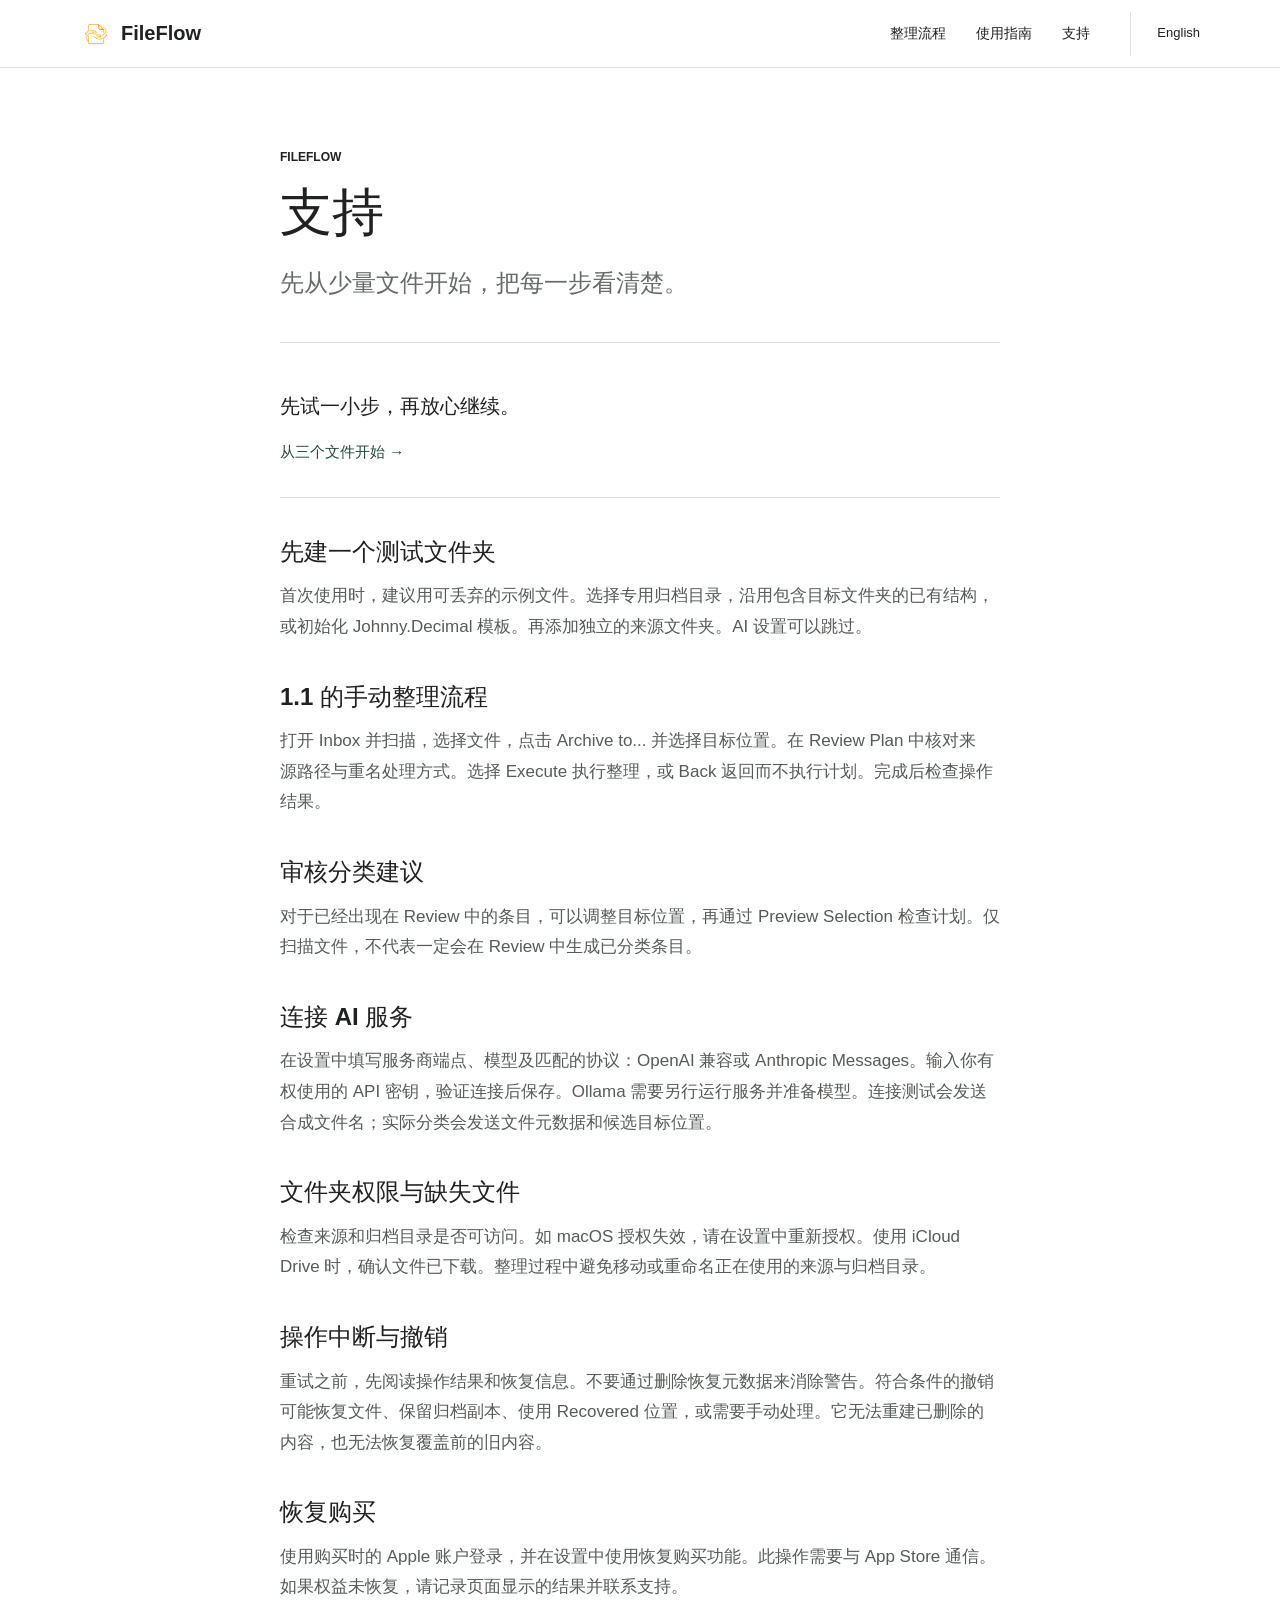
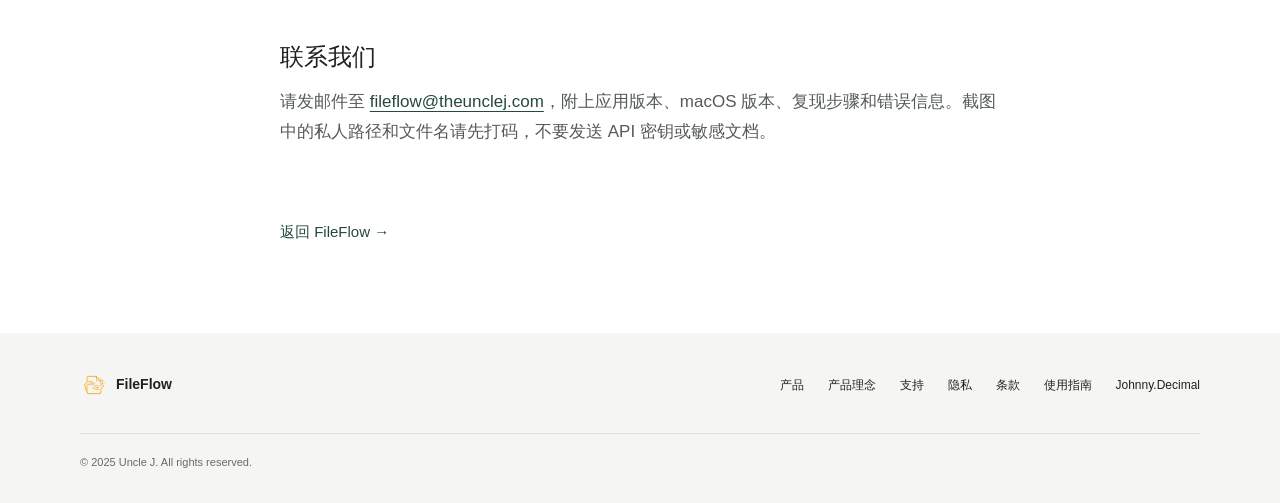
<file: zh/support.html>
<!doctype html>
<!-- Generated by scripts/build.mjs. Edit content/site.mjs or the template, then rebuild. -->
<html lang="zh-Hans">
<head>
  <meta charset="utf-8">
  <meta name="viewport" content="width=device-width, initial-scale=1">
  <meta name="color-scheme" content="light">
  <title>支持 | FileFlow</title>
  <meta name="description" content="先从少量文件开始，把每一步看清楚。">
  <link rel="canonical" href="https://fileflow.theunclej.com/zh/support.html">
  <link rel="alternate" hreflang="en" href="https://fileflow.theunclej.com/support.html">
  <link rel="alternate" hreflang="zh-Hans" href="https://fileflow.theunclej.com/zh/support.html">
  <link rel="alternate" hreflang="x-default" href="https://fileflow.theunclej.com/support.html">
  <meta property="og:type" content="website">
  <meta property="og:title" content="支持 | FileFlow">
  <meta property="og:description" content="先从少量文件开始，把每一步看清楚。">
  <meta property="og:url" content="https://fileflow.theunclej.com/zh/support.html">
  <meta property="og:image" content="https://fileflow.theunclej.com/images/v1.1/01-review-workflow.png">
  <meta property="og:locale" content="zh_CN">
  <link rel="icon" type="image/png" href="../images/v1.1/app-icon.png">
  <link rel="stylesheet" href="../site.css">
  <script src="../site.js" defer></script>
</head>
<body class="document">
  <a class="skip-link" href="#main">跳至正文</a>
  <header class="site-header"><div class="nav-inner">
    <a class="brand" href="/zh/" aria-label="FileFlow 首页"><img src="../images/v1.1/app-icon.png" width="32" height="32" alt="">FileFlow</a>
    <nav aria-label="主导航"><a href="/zh/#workflow">整理流程</a><a href="guide.html">使用指南</a><a href="support.html" aria-current="page">支持</a></nav>
    <a class="language" href="../support.html" lang="en" hreflang="en">English</a>
  </div></header>
  <main id="main"><article class="document-body reading-width"><header class="document-header"><p class="eyebrow">FILEFLOW</p><h1>支持</h1><p class="document-lead">先从少量文件开始，把每一步看清楚。</p></header>

    <div class="support-guide"><p>先试一小步，再放心继续。</p><a class="text-link" href="guide.html">从三个文件开始<span aria-hidden="true"> →</span></a></div>
    <section id="step-1"><h2>先建一个测试文件夹</h2><p>首次使用时，建议用可丢弃的示例文件。选择专用归档目录，沿用包含目标文件夹的已有结构，或初始化 Johnny.Decimal 模板。再添加独立的来源文件夹。AI 设置可以跳过。</p></section><section id="step-2"><h2>1.1 的手动整理流程</h2><p>打开 Inbox 并扫描，选择文件，点击 Archive to... 并选择目标位置。在 Review Plan 中核对来源路径与重名处理方式。选择 Execute 执行整理，或 Back 返回而不执行计划。完成后检查操作结果。</p></section><section id="step-3"><h2>审核分类建议</h2><p>对于已经出现在 Review 中的条目，可以调整目标位置，再通过 Preview Selection 检查计划。仅扫描文件，不代表一定会在 Review 中生成已分类条目。</p></section><section id="step-4"><h2>连接 AI 服务</h2><p>在设置中填写服务商端点、模型及匹配的协议：OpenAI 兼容或 Anthropic Messages。输入你有权使用的 API 密钥，验证连接后保存。Ollama 需要另行运行服务并准备模型。连接测试会发送合成文件名；实际分类会发送文件元数据和候选目标位置。</p></section><section id="step-5"><h2>文件夹权限与缺失文件</h2><p>检查来源和归档目录是否可访问。如 macOS 授权失效，请在设置中重新授权。使用 iCloud Drive 时，确认文件已下载。整理过程中避免移动或重命名正在使用的来源与归档目录。</p></section><section id="step-6"><h2>操作中断与撤销</h2><p>重试之前，先阅读操作结果和恢复信息。不要通过删除恢复元数据来消除警告。符合条件的撤销可能恢复文件、保留归档副本、使用 Recovered 位置，或需要手动处理。它无法重建已删除的内容，也无法恢复覆盖前的旧内容。</p></section><section id="step-7"><h2>恢复购买</h2><p>使用购买时的 Apple 账户登录，并在设置中使用恢复购买功能。此操作需要与 App Store 通信。如果权益未恢复，请记录页面显示的结果并联系支持。</p></section><section id="step-8"><h2>联系我们</h2><p>请发邮件至 <a href="mailto:fileflow@theunclej.com">fileflow@theunclej.com</a>，附上应用版本、macOS 版本、复现步骤和错误信息。截图中的私人路径和文件名请先打码，不要发送 API 密钥或敏感文档。</p></section>
    <a class="text-link" href="/zh/">返回 FileFlow<span aria-hidden="true"> →</span></a></article></main>
  <footer class="site-footer"><div class="footer-inner">
    <div class="footer-brand"><img src="../images/v1.1/app-icon.png" width="28" height="28" alt=""><span>FileFlow</span></div>
    <nav aria-label="页脚导航"><a href="/zh/">产品</a><a href="philosophy.html">产品理念</a><a href="support.html" aria-current="page">支持</a><a href="privacy.html">隐私</a><a href="terms.html">条款</a><a href="guide.html">使用指南</a><a href="johnny-decimal.html">Johnny.Decimal</a></nav>
    <p>© 2025 Uncle J. All rights reserved.</p>
  </div></footer>
  <dialog class="image-dialog" aria-label="放大截图"><button class="dialog-close" type="button" aria-label="关闭截图" title="关闭截图"><span aria-hidden="true">×</span></button><img width="2720" height="1440" alt=""></dialog>
</body>
</html>
</file>
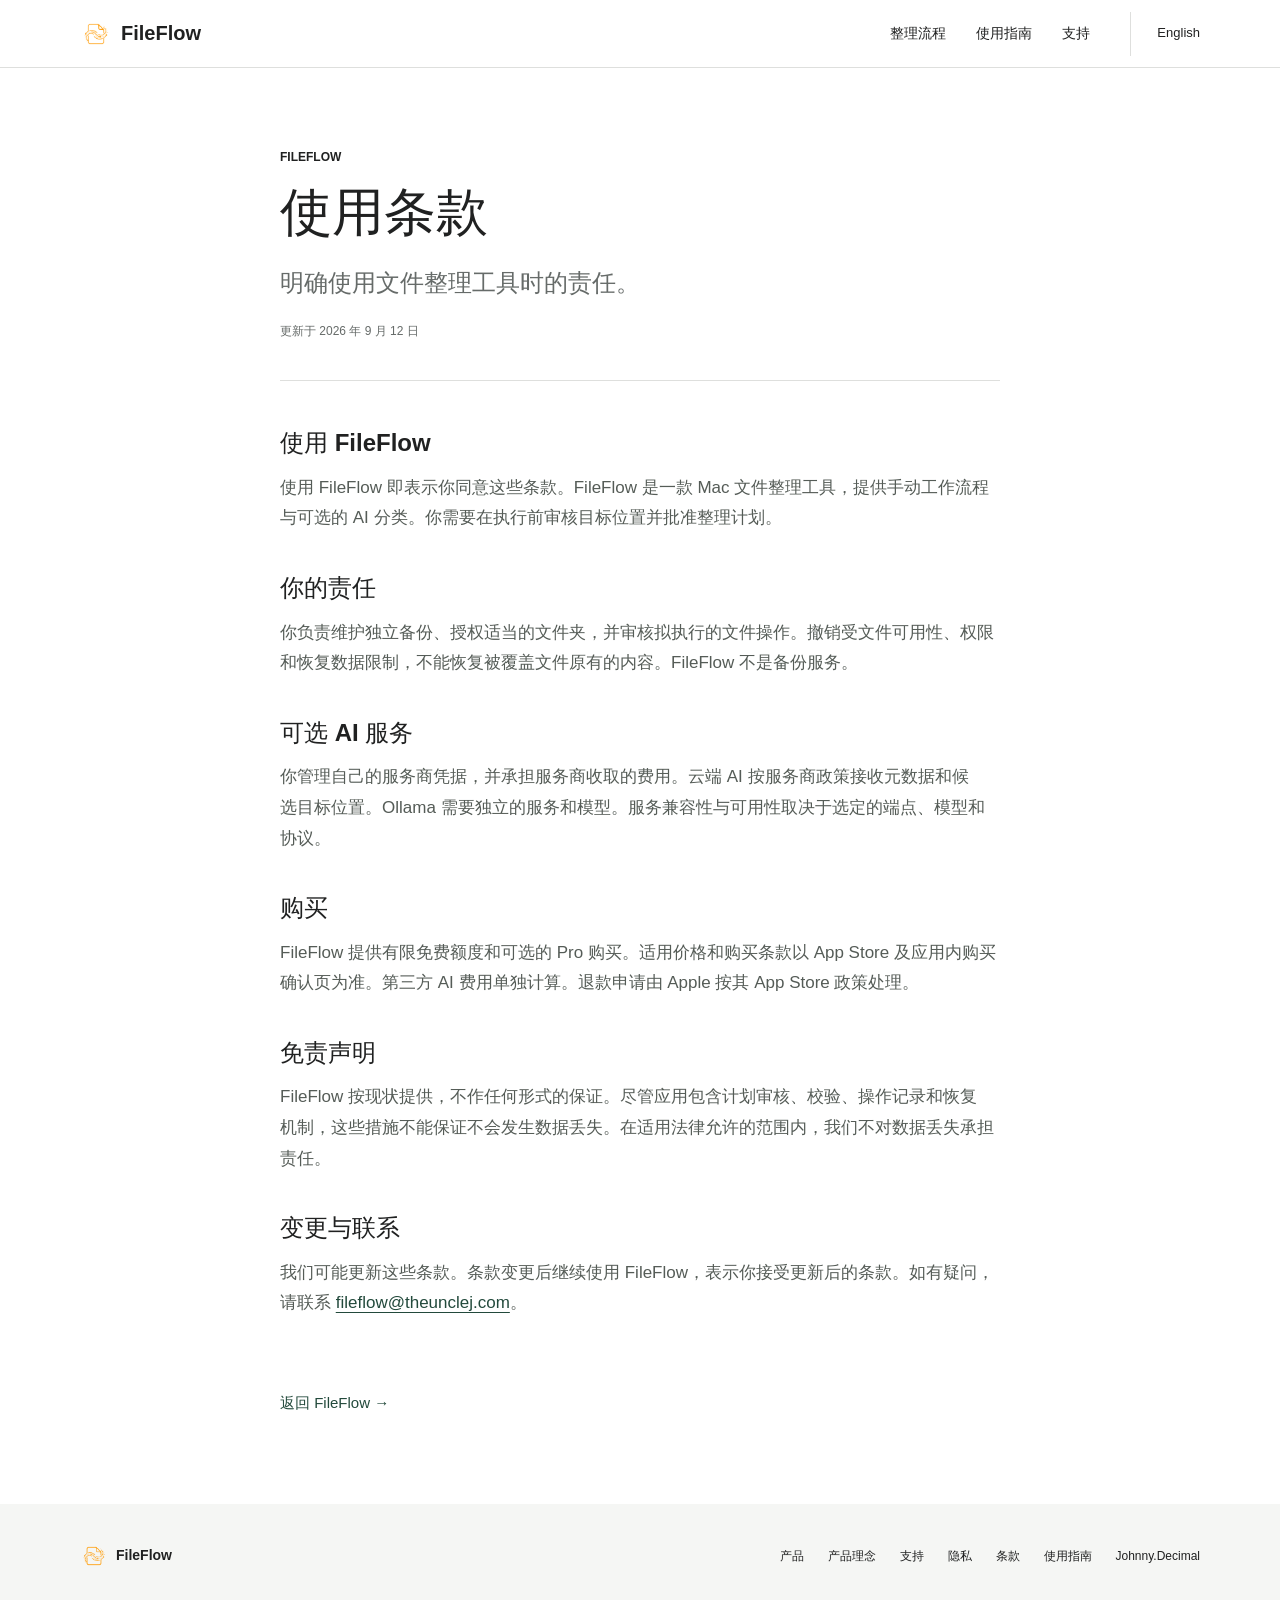
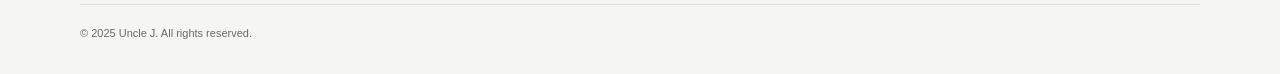
<file: zh/terms.html>
<!doctype html>
<!-- Generated by scripts/build.mjs. Edit content/site.mjs or the template, then rebuild. -->
<html lang="zh-Hans">
<head>
  <meta charset="utf-8">
  <meta name="viewport" content="width=device-width, initial-scale=1">
  <meta name="color-scheme" content="light">
  <title>使用条款 | FileFlow</title>
  <meta name="description" content="明确使用文件整理工具时的责任。">
  <link rel="canonical" href="https://fileflow.theunclej.com/zh/terms.html">
  <link rel="alternate" hreflang="en" href="https://fileflow.theunclej.com/terms.html">
  <link rel="alternate" hreflang="zh-Hans" href="https://fileflow.theunclej.com/zh/terms.html">
  <link rel="alternate" hreflang="x-default" href="https://fileflow.theunclej.com/terms.html">
  <meta property="og:type" content="website">
  <meta property="og:title" content="使用条款 | FileFlow">
  <meta property="og:description" content="明确使用文件整理工具时的责任。">
  <meta property="og:url" content="https://fileflow.theunclej.com/zh/terms.html">
  <meta property="og:image" content="https://fileflow.theunclej.com/images/v1.1/01-review-workflow.png">
  <meta property="og:locale" content="zh_CN">
  <link rel="icon" type="image/png" href="../images/v1.1/app-icon.png">
  <link rel="stylesheet" href="../site.css">
  <script src="../site.js" defer></script>
</head>
<body class="document">
  <a class="skip-link" href="#main">跳至正文</a>
  <header class="site-header"><div class="nav-inner">
    <a class="brand" href="/zh/" aria-label="FileFlow 首页"><img src="../images/v1.1/app-icon.png" width="32" height="32" alt="">FileFlow</a>
    <nav aria-label="主导航"><a href="/zh/#workflow">整理流程</a><a href="guide.html">使用指南</a><a href="support.html">支持</a></nav>
    <a class="language" href="../terms.html" lang="en" hreflang="en">English</a>
  </div></header>
  <main id="main"><article class="document-body reading-width"><header class="document-header"><p class="eyebrow">FILEFLOW</p><h1>使用条款</h1><p class="document-lead">明确使用文件整理工具时的责任。</p><p class="updated">更新于 2026 年 9 月 12 日</p></header>


    <section id="step-1"><h2>使用 FileFlow</h2><p>使用 FileFlow 即表示你同意这些条款。FileFlow 是一款 Mac 文件整理工具，提供手动工作流程与可选的 AI 分类。你需要在执行前审核目标位置并批准整理计划。</p></section><section id="step-2"><h2>你的责任</h2><p>你负责维护独立备份、授权适当的文件夹，并审核拟执行的文件操作。撤销受文件可用性、权限和恢复数据限制，不能恢复被覆盖文件原有的内容。FileFlow 不是备份服务。</p></section><section id="step-3"><h2>可选 AI 服务</h2><p>你管理自己的服务商凭据，并承担服务商收取的费用。云端 AI 按服务商政策接收元数据和候选目标位置。Ollama 需要独立的服务和模型。服务兼容性与可用性取决于选定的端点、模型和协议。</p></section><section id="step-4"><h2>购买</h2><p>FileFlow 提供有限免费额度和可选的 Pro 购买。适用价格和购买条款以 App Store 及应用内购买确认页为准。第三方 AI 费用单独计算。退款申请由 Apple 按其 App Store 政策处理。</p></section><section id="step-5"><h2>免责声明</h2><p>FileFlow 按现状提供，不作任何形式的保证。尽管应用包含计划审核、校验、操作记录和恢复机制，这些措施不能保证不会发生数据丢失。在适用法律允许的范围内，我们不对数据丢失承担责任。</p></section><section id="step-6"><h2>变更与联系</h2><p>我们可能更新这些条款。条款变更后继续使用 FileFlow，表示你接受更新后的条款。如有疑问，请联系 <a href="mailto:fileflow@theunclej.com">fileflow@theunclej.com</a>。</p></section>
    <a class="text-link" href="/zh/">返回 FileFlow<span aria-hidden="true"> →</span></a></article></main>
  <footer class="site-footer"><div class="footer-inner">
    <div class="footer-brand"><img src="../images/v1.1/app-icon.png" width="28" height="28" alt=""><span>FileFlow</span></div>
    <nav aria-label="页脚导航"><a href="/zh/">产品</a><a href="philosophy.html">产品理念</a><a href="support.html">支持</a><a href="privacy.html">隐私</a><a href="terms.html" aria-current="page">条款</a><a href="guide.html">使用指南</a><a href="johnny-decimal.html">Johnny.Decimal</a></nav>
    <p>© 2025 Uncle J. All rights reserved.</p>
  </div></footer>
  <dialog class="image-dialog" aria-label="放大截图"><button class="dialog-close" type="button" aria-label="关闭截图" title="关闭截图"><span aria-hidden="true">×</span></button><img width="2720" height="1440" alt=""></dialog>
</body>
</html>
</file>
<file: site.css>
:root {
  --ink: #202121;
  --muted: #666b69;
  --paper: #ffffff;
  --line: #dedfdd;
  --accent: #ffab18;
  --dark: #111211;
  --green: #234a3c;
  font-family: -apple-system, BlinkMacSystemFont, "Segoe UI", "PingFang SC", "Microsoft YaHei", sans-serif;
  color: var(--ink);
  background: var(--paper);
  font-synthesis: none;
  text-rendering: optimizeLegibility;
}
* { box-sizing: border-box; letter-spacing: 0; }
body { margin: 0; line-height: 1.55; }
a { color: inherit; text-decoration: none; }
button { font: inherit; }
button, a { -webkit-tap-highlight-color: transparent; }
img { display: block; max-width: 100%; height: auto; }
h1, h2, h3, p { margin: 0; }
h1, h2, h3 { font-weight: 600; line-height: 1.15; text-wrap: balance; }
p { text-wrap: pretty; }
a, button, summary { touch-action: manipulation; }
:focus-visible { outline: 3px solid #267659; outline-offset: 5px; }
[hidden] { display: none !important; }
.skip-link { position: fixed; z-index: 10; top: 8px; left: 12px; padding: 10px 20px; background: white; transform: translateY(-150%); }
.skip-link:focus { transform: none; }
.site-header { height: 68px; border-bottom: 1px solid var(--line); background: #fff; }
.nav-inner, .footer-inner { width: min(1120px, calc(100% - 64px)); margin: auto; display: flex; align-items: center; }
.nav-inner { height: 100%; gap: 40px; }
.brand { display: flex; align-items: center; gap: 9px; font-weight: 650; font-size: 20px; }
.brand img { flex: none; width: 44px; height: 44px; margin-inline: -6px; }
.site-header nav { display: flex; gap: 30px; margin-left: auto; font-size: 14px; }
.site-header nav a, .language { display: flex; align-items: center; min-height: 44px; }
.site-header a:hover, .site-footer a:hover { color: #936000; }
.language { border-left: 1px solid var(--line); padding-left: 26px; font-size: 13px; }
.hero { background: var(--dark); color: #f6f7f5; position: relative; height: calc(100svh - 122px); min-height: 590px; max-height: 1000px; display: grid; grid-template-rows: auto minmax(0, 1fr); gap: 24px; padding: 30px 24px 0; overflow: hidden; }
.hero-copy { position: relative; z-index: 1; text-align: center; }
.eyebrow { font-size: 12px; font-weight: 600; margin-bottom: 16px; }
.hero .eyebrow { color: #b7bab6; margin-bottom: 8px; }
.hero h1 { font-size: 64px; line-height: 1.05; margin-bottom: 12px; }
.hero-lead { font-size: 30px; font-weight: 550; line-height: 1.2; }
.hero-intro { font-size: 16px; color: #b7bab6; margin: 14px 0 18px; }
.hero-intro br { display: none; }
.button { display: inline-flex; align-items: center; justify-content: center; gap: 16px; padding: 12px 22px; min-height: 48px; background: var(--accent); color: #151611; border-radius: 6px; font-size: 14px; font-weight: 600; transition: background .18s, transform .18s; }
.button:hover { background: #ffbd49; transform: translateY(-2px); }
.button span { font-size: 18px; }
.hero :focus-visible { outline-color: var(--accent); }
.requirement { color: #aaaead; font-size: 11px; margin-top: 10px; }
.hero-media { min-height: 0; display: flex; justify-content: center; align-items: flex-start; }
.hero-media .screenshot-link { height: 100%; max-width: 1120px; }
.hero-media img { width: auto; height: 100%; object-fit: contain; object-position: top; }
.screenshot-link { display: block; cursor: zoom-in; }
/* Follow the captured macOS continuous corners without adding a second radius. */
.screenshot-link img, .guide-figure img, .image-dialog img {
  --window-contour: url("data:image/svg+xml,%3Csvg xmlns='http://www.w3.org/2000/svg' viewBox='0 0 2720 1440' preserveAspectRatio='none'%3E%3Cpath fill='white' d='M80 .75H2640C2685 .75 2691 3 2704 16C2717 29 2719.25 35 2719.25 80V1360C2719.25 1405 2717 1411 2704 1424C2691 1437 2685 1439.25 2640 1439.25H80C35 1439.25 29 1437 16 1424C3 1411 .75 1405 .75 1360V80C.75 35 3 29 16 16C29 3 35 .75 80 .75Z'/%3E%3C/svg%3E");
  -webkit-mask: var(--window-contour) center / 100% 100% no-repeat;
  mask: var(--window-contour) center / 100% 100% no-repeat;
}
.section { padding: 100px 32px; }
.content-width, .workspace-gallery { width: min(1120px, 100%); margin: auto; }
.reading-width { width: min(720px, 100%); margin: auto; }
.section-intro { width: min(690px, 100%); margin: 0 auto 48px; text-align: center; }
.section-intro .eyebrow { color: var(--muted); }
h2 { font-size: 40px; }
.section-intro > p:last-child:not(.eyebrow) { color: var(--muted); font-size: 18px; margin-top: 22px; }
.workflow { scroll-margin-top: 28px; }
.gallery-tabs { display: none; }
.gallery-tabs[role="tablist"] { display: grid; grid-template-columns: repeat(4, 1fr); width: min(680px, 100%); margin: 0 auto 36px; border-bottom: 1px solid var(--line); }
.gallery-tabs button { cursor: pointer; appearance: none; border: 0; border-bottom: 2px solid transparent; background: transparent; color: var(--muted); height: 56px; padding: 8px; display: flex; align-items: center; justify-content: center; gap: 9px; font-size: 15px; white-space: nowrap; }
.gallery-tabs button[aria-selected="true"] { color: var(--ink); border-color: var(--ink); font-weight: 600; }
.gallery-tabs button:hover { color: #936000; }
.tab-number { font-size: 11px; color: #797e79; font-variant-numeric: tabular-nums; }
.panel-copy { display: grid; grid-template-columns: 1fr 1fr; gap: 50px; align-items: start; min-height: 138px; padding: 0 32px 26px; }
.panel-copy h3 { font-size: 27px; max-width: 410px; }
.panel-copy p { font-size: 16px; color: var(--muted); }
.gallery-panel { margin-bottom: 36px; }
.gallery-panel[role="tabpanel"] { margin-bottom: 0; }
.gallery-panel img { width: 100%; aspect-ratio: 17 / 9; object-fit: contain; }
.caption { font-size: 12px; color: var(--muted); text-align: center; margin-top: 18px; }
.principles { background: #f5f6f4; }
.principle-grid { display: grid; grid-template-columns: repeat(3, minmax(0, 1fr)); gap: 40px; }
.principle { border-top: 1px solid #cfd2cf; padding-top: 24px; }
.number { display: block; color: #757b75; font-size: 12px; margin-bottom: 30px; font-variant-numeric: tabular-nums; }
.principle h3 { font-size: 24px; margin-bottom: 18px; }
.principle p, .boundary-grid p { font-size: 16px; color: var(--muted); }
.text-link { display: inline-block; color: var(--green); font-size: 15px; padding: 10px 0; margin-top: 22px; }
.text-link:hover { text-decoration: underline; text-underline-offset: 4px; }
.principles .content-width > .text-link { margin-top: 40px; }
.boundaries { background: #e9efeb; }
.boundaries .section-intro { margin-left: 0; text-align: left; }
.boundary-grid { display: grid; grid-template-columns: 1fr 1fr; gap: 80px; }
.boundary-grid h3 { font-size: 21px; margin-bottom: 16px; }
.boundary-grid p { color: #4f5f55; }
.faq h2 { margin-bottom: 40px; }
details { border-bottom: 1px solid var(--line); }
summary { cursor: pointer; font-size: 18px; font-weight: 550; padding: 24px 32px 24px 0; position: relative; list-style: none; }
summary::-webkit-details-marker { display: none; }
summary::after { content: '+'; position: absolute; right: 2px; top: 23px; font-weight: 400; }
details[open] summary::after { content: '−'; }
details p { color: var(--muted); font-size: 16px; padding: 0 30px 26px 0; }
.download-section { background: var(--dark); color: #f6f7f5; text-align: center; }
.download-icon { width: 120px; height: 120px; margin: 0 auto 14px; }
.download-section .eyebrow { color: #babeba; }
.download-section h2 { margin-bottom: 26px; }
.download-section .reading-width > p:not(.eyebrow) { color: #babeba; font-size: 16px; }
.download-section .button { margin: 28px 0 20px; }
.download-section p.small { font-size: 12px !important; }
.site-footer { padding: 32px; background: #f5f6f4; }
.footer-inner { width: min(1120px, 100%); flex-wrap: wrap; gap: 28px; }
.footer-brand { display: flex; align-items: center; gap: 8px; font-size: 14px; font-weight: 600; }
.footer-brand img { width: 40px; height: 40px; margin-inline: -6px; }
.site-footer nav { display: flex; flex-wrap: wrap; gap: 24px; margin-left: auto; font-size: 12px; }
.site-footer nav a { min-height: 32px; display: flex; align-items: center; }
.site-footer p { width: 100%; font-size: 11px; color: var(--muted); border-top: 1px solid var(--line); padding-top: 20px; }
.document-body { padding: 80px 0; }
.document-header { border-bottom: 1px solid var(--line); padding-bottom: 40px; margin-bottom: 48px; }
.document-header h1 { font-size: 52px; margin-bottom: 22px; }
.document-lead { font-size: 24px; color: var(--muted); }
.updated { color: var(--muted); font-size: 12px; margin-top: 20px; }
.document-body section { margin-bottom: 40px; }
.document-body h2 { font-size: 24px; margin-bottom: 16px; }
.document-body section p { font-size: 17px; line-height: 1.8; color: #555c57; overflow-wrap: anywhere; }
.document-body section a { color: var(--green); text-decoration: underline; text-underline-offset: 4px; }
.guide-toc { display: grid; grid-template-columns: 1fr 1fr; gap: 6px 32px; padding: 24px 0; margin-bottom: 48px; border-block: 1px solid var(--line); font-size: 14px; }
.guide-toc a { display: block; padding: 7px 0; color: var(--green); }
.guide-toc a:hover { text-decoration: underline; }
.guide-figure { margin: 28px 0; }
.guide-figure img { width: 100%; }
.guide-figure a { display: block; cursor: zoom-in; }
.guide-figure figcaption { margin-top: 12px; font-size: 11px; color: var(--muted); }
.method-link { margin-top: 8px; }
.method-body h1 { font-size: 48px; }
.method-example { margin: 28px 0 0; padding: 24px; background: #f5f6f4; border-block: 1px solid var(--line); }
.method-example figcaption { font-size: 12px; color: var(--muted); margin-bottom: 20px; }
.method-example pre { margin: 0; white-space: pre-wrap; overflow-wrap: anywhere; font-size: 15px; line-height: 1.9; }
.method-example code, .method-key code { font-family: ui-monospace, SFMono-Regular, Menlo, Consolas, monospace; }
.method-key { margin: 0 0 24px; }
.method-key > div { display: grid; grid-template-columns: 160px 1fr; gap: 20px; padding: 16px 0; border-bottom: 1px solid var(--line); }
.method-key dt { font-size: 14px; font-weight: 600; }
.method-key dt code { color: var(--green); margin-right: 8px; }
.method-key dd { margin: 0; font-size: 14px; color: var(--muted); }
.method-steps { padding-left: 24px; margin: 28px 0; }
.method-steps li { padding: 0 0 24px 8px; }
.method-steps li::marker { color: var(--green); font-weight: 600; }
.method-steps h3 { font-size: 18px; margin-bottom: 8px; }
.method-resources { padding-left: 20px; margin-block: 24px; }
.method-resources li { margin: 10px 0; overflow-wrap: anywhere; }
.method-actions { display: flex; flex-wrap: wrap; align-items: center; gap: 12px 28px; margin-top: 32px; }
.method-actions .text-link { margin: 0; }
.document-body .method-actions .button { color: #151611; text-decoration: none; }
.method-attribution { font-size: 12px; color: var(--muted); border-top: 1px solid var(--line); padding-top: 24px; }
.guide-invitation, .support-guide { margin-top: 32px; padding-top: 24px; }
.guide-invitation p, .support-guide p { font-size: 20px; font-weight: 550; }
.guide-invitation .text-link, .support-guide .text-link { margin-top: 8px; }
.support-guide { border-bottom: 1px solid var(--line); padding: 0 0 24px; margin-bottom: 40px; }
.document-body section { scroll-margin-top: 32px; }
.image-dialog { width: min(96vw, 1800px); max-width: none; height: auto; max-height: 95dvh; padding: 50px 16px 16px; border: 0; border-radius: 8px; background: #f3f4f2; overflow: auto; }
.image-dialog::backdrop { background: #000c; }
.image-dialog img { width: 100%; height: auto; }
.dialog-close { position: absolute; top: 6px; right: 12px; width: 40px; height: 40px; border: 0; border-radius: 50%; background: transparent; color: var(--ink); font-size: 30px; cursor: pointer; }
.dialog-close:hover { background: #dedfdb; }
html:has(dialog[open]) { overflow: hidden; }
[aria-current="page"] { font-weight: 650; }
@media (min-width: 1000px) and (max-height: 780px) {
  .hero { padding-top: 20px; gap: 16px; min-height: 560px; }
  .hero h1 { font-size: 52px; }
  .hero-lead { font-size: 26px; }
  .hero-lead br { display: none; }
  .hero-intro { margin: 8px 0 12px; }
}
@media (max-width: 800px) {
  .nav-inner { width: calc(100% - 40px); gap: 22px; }
  .site-header nav { gap: 20px; }
  .language { padding-left: 18px; }
  .hero { min-height: 560px; max-height: 780px; }
  .section { padding: 72px 24px; }
  h2 { font-size: 34px; }
  .panel-copy { padding: 0 0 24px; gap: 24px; min-height: 170px; }
  .panel-copy h3 { font-size: 24px; }
  .principle-grid { gap: 24px; }
  .principle h3 { font-size: 21px; }
  .boundary-grid { gap: 36px; }
  .document-body { width: calc(100% - 48px); }
}
@media (max-width: 540px) {
  .site-header { height: 60px; }
  .nav-inner { gap: 16px; width: calc(100% - 32px); }
  .brand { font-size: 18px; gap: 4px; }
  .brand img { width: 40px; height: 40px; }
  .site-header nav { gap: 0; }
  .site-header nav a:not(:last-child) { display: none; }
  .language { padding-left: 14px; }
  .hero { height: calc(100svh - 114px); min-height: 505px; max-height: 650px; padding: 28px 16px 0; gap: 26px; }
  .hero h1 { font-size: 50px; margin-bottom: 14px; }
  .hero-lead { font-size: 27px; }
  .hero-intro { font-size: 15px; margin: 16px auto 20px; max-width: 290px; }
  .hero-intro br { display: initial; }
  .hero .eyebrow { font-size: 11px; }
  .hero-media { align-items: end; }
  .hero-media .screenshot-link { height: auto; width: 100%; }
  .hero-media img { width: 100%; height: auto; }
  .requirement { font-size: 10px; }
  .section { padding: 64px 22px; }
  h2 { font-size: 30px; }
  .section-intro { text-align: left; margin-bottom: 32px; }
  .section-intro > p:last-child:not(.eyebrow) { font-size: 16px; margin-top: 18px; }
  .gallery-tabs[role="tablist"] { margin-bottom: 28px; }
  .gallery-tabs button { font-size: 12px; height: 48px; padding: 4px 2px; }
  .tab-number { display: none; }
  .panel-copy { display: block; min-height: 180px; padding-bottom: 24px; }
  .panel-copy h3 { font-size: 23px; margin-bottom: 14px; }
  .panel-copy p { font-size: 15px; }
  .caption { font-size: 10px; }
  .principle-grid, .boundary-grid { grid-template-columns: 1fr; gap: 32px; }
  .number { margin-bottom: 16px; }
  .principle h3 { font-size: 23px; }
  .faq h2 { margin-bottom: 24px; }
  summary { font-size: 16px; }
  .site-footer { padding: 24px; }
  .footer-inner { gap: 16px; }
  .site-footer nav { width: 100%; margin-left: 0; gap: 22px; }
  .document-body { padding: 56px 0; }
  .document-header h1 { font-size: 42px; }
  .method-body h1 { font-size: 32px; }
  .method-example { padding: 18px 12px; }
  .method-example pre { font-size: 12px; }
  .method-key > div { grid-template-columns: 1fr; gap: 4px; }
  .document-lead { font-size: 21px; }
  .document-body h2 { font-size: 22px; }
  .document-body section p { font-size: 16px; }
  .guide-toc { grid-template-columns: 1fr; }
  .image-dialog { width: 96vw; padding: 50px 8px 8px; }
  .image-dialog img { min-width: 850px; max-width: none; }
}
@media (max-width: 540px) and (max-height: 740px) {
  .hero { min-height: 0; padding-top: 20px; gap: 18px; }
  .hero .eyebrow, .hero-intro { display: none; }
  .hero h1 { font-size: 44px; }
  .hero-lead { margin-bottom: 18px; }
}
.workflow { padding-top: 32px; }
@media (prefers-reduced-motion: reduce) {
  *, *::before, *::after { scroll-behavior: auto !important; transition: none !important; }
}
</file>
